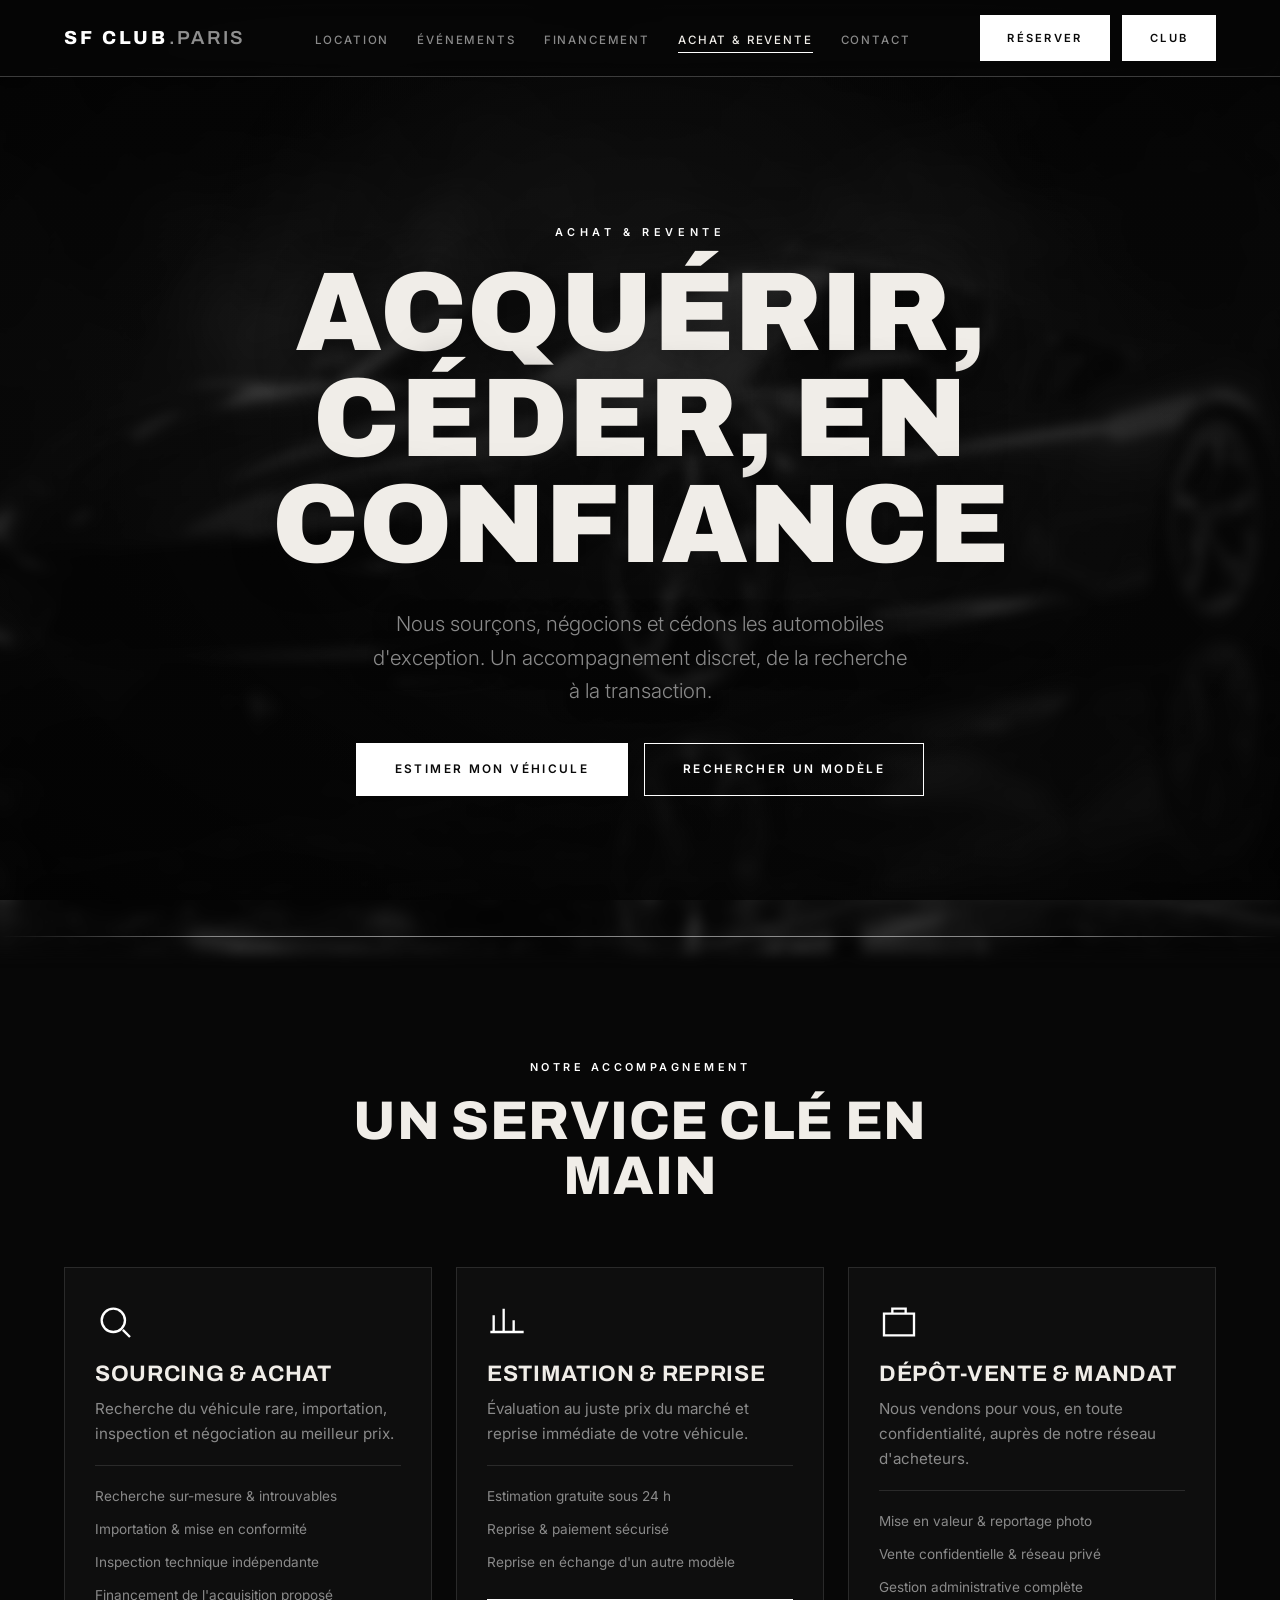
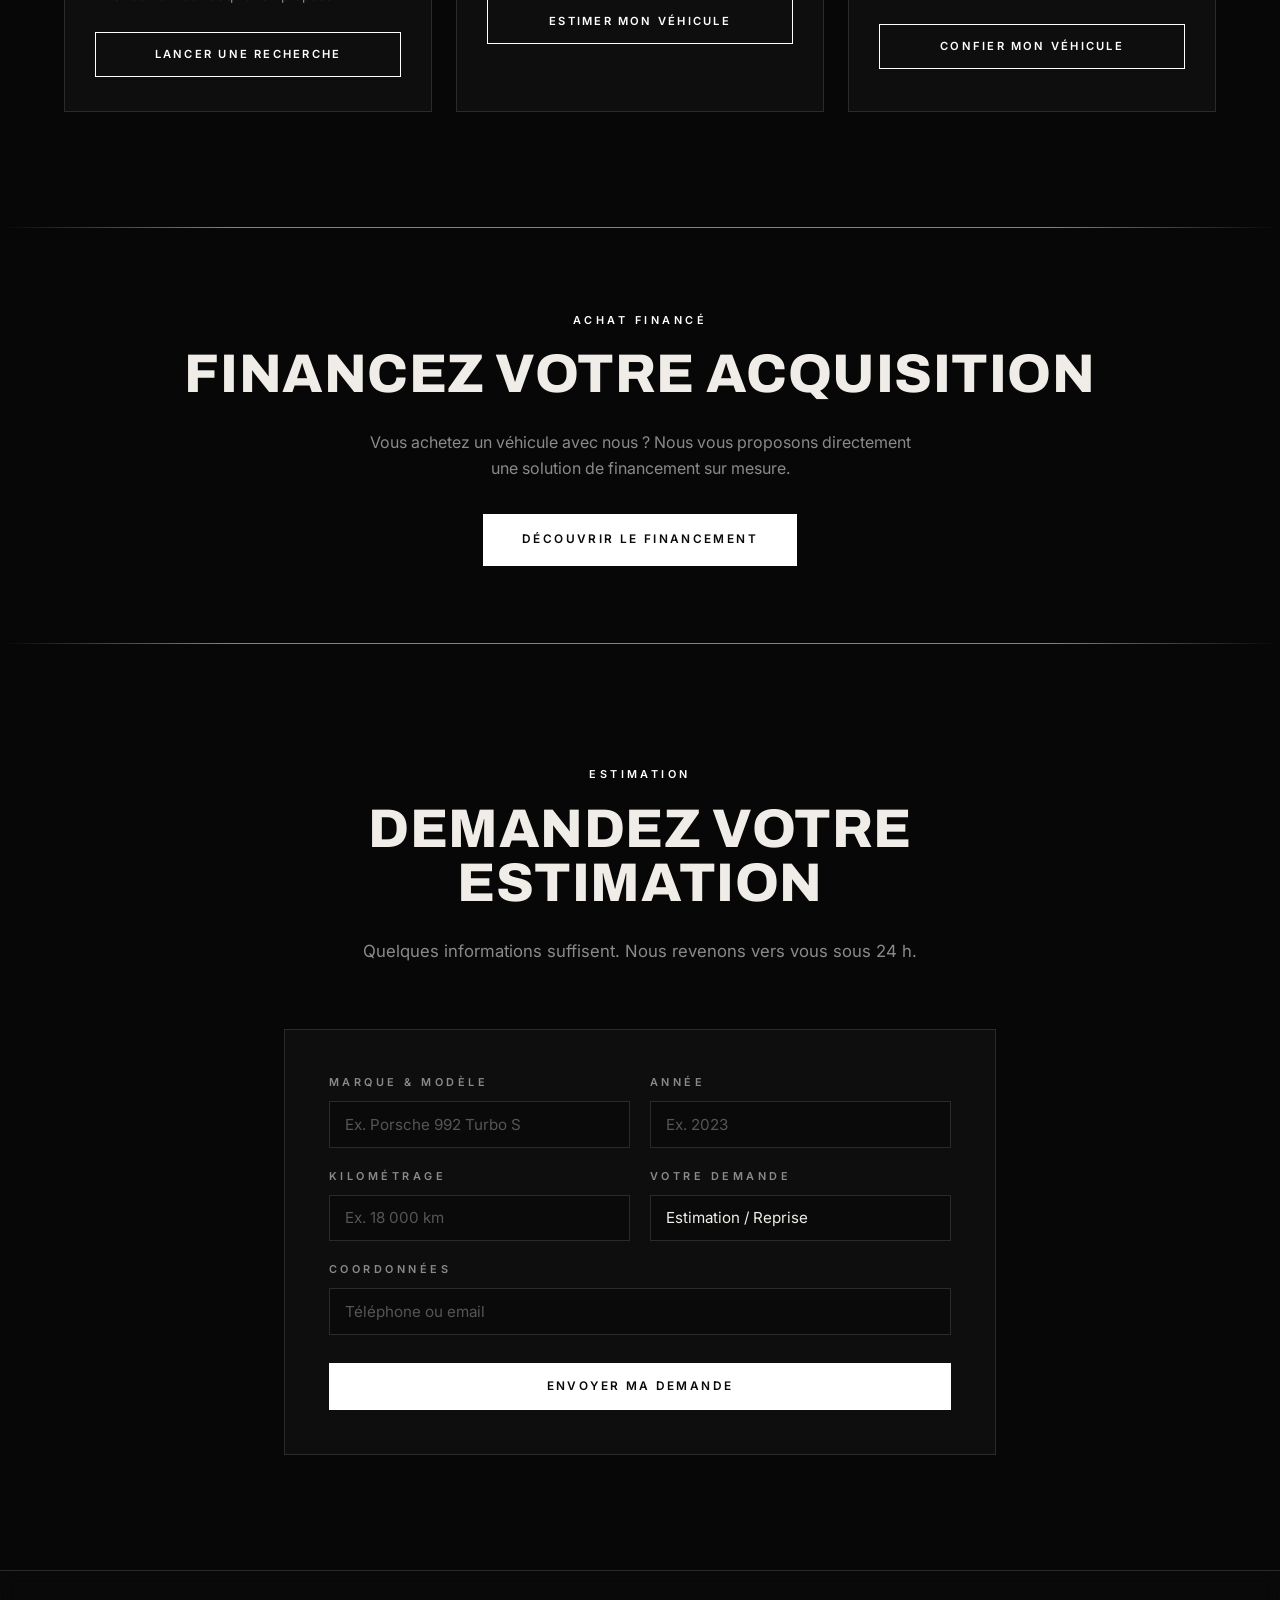
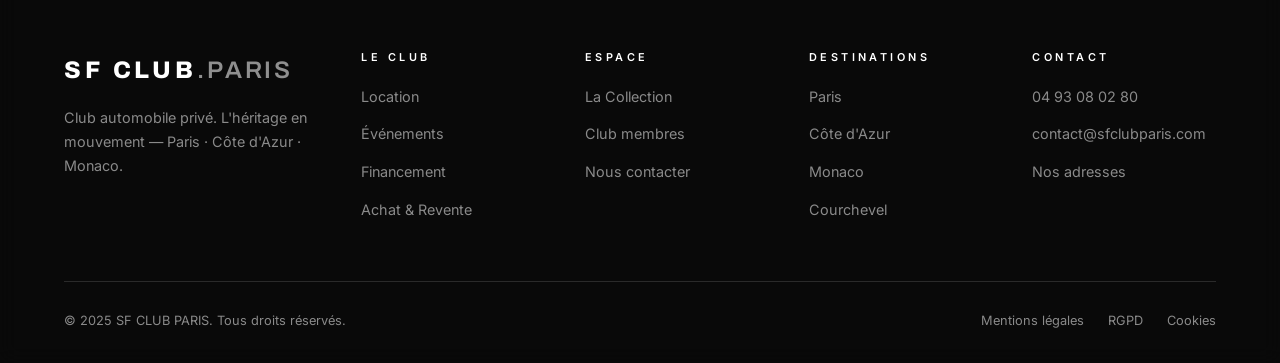
<file: achat-revente.html>
<!DOCTYPE html>
<html lang="fr">
<head>
  <meta charset="UTF-8">
  <meta name="viewport" content="width=device-width, initial-scale=1.0">
  <title>Achat &amp; Revente — SF CLUB PARIS</title>
  <meta name="description" content="Achat et revente de véhicules d'exception SF CLUB PARIS : sourcing, importation, estimation, reprise et dépôt-vente confidentiel pour automobiles de prestige.">
  <meta property="og:title" content="Achat & Revente — SF CLUB PARIS">
  <meta property="og:description" content="Acquérir, céder, en toute confiance. Sourcing, estimation et dépôt-vente.">
  <meta property="og:type" content="website">
  <link rel="icon" href="data:image/svg+xml,%3Csvg xmlns='http://www.w3.org/2000/svg' viewBox='0 0 32 32'%3E%3Crect width='32' height='32' fill='%230A0A0A'/%3E%3Ctext x='16' y='23' font-family='Georgia,serif' font-size='14' font-weight='700' fill='%23FFFFFF' text-anchor='middle'%3ESF%3C/text%3E%3C/svg%3E">
  <link rel="preconnect" href="https://fonts.googleapis.com">
  <link rel="preconnect" href="https://fonts.gstatic.com" crossorigin>
  <link href="https://fonts.googleapis.com/css2?family=Archivo:wght@500;600;700;800;900&family=Inter:wght@300;400;500;600&display=swap" rel="stylesheet">
  <link rel="stylesheet" href="style.css">
</head>
<body>

  <!-- Préloader -->
  <div class="preloader" id="preloader" aria-hidden="true">
    <div class="preloader__inner">
      <div class="preloader__logo">SF&nbsp;CLUB<span>.PARIS</span></div>
      <div class="preloader__line"><span></span></div>
      <div class="preloader__tag">Club Automobile Privé</div>
    </div>
  </div>

  <header class="nav">
    <div class="container nav__inner">
      <a href="index.html" class="logo">SF&nbsp;CLUB<span>.PARIS</span></a>
      <nav>
        <ul class="nav__menu">
          <li><a href="location.html">Location</a></li>
          <li><a href="evenements.html">Événements</a></li>
          <li><a href="financement.html">Financement</a></li>
          <li><a href="achat-revente.html">Achat &amp; Revente</a></li>
          <li><a href="contact.html">Contact</a></li>
        </ul>
      </nav>
      <div class="nav__actions"><a href="location.html" class="btn btn--solid nav__cta">Réserver</a><a href="club.html" class="btn btn--solid nav__cta nav__cta--club">Club</a></div>
      <button class="nav__toggle" aria-label="Menu" aria-expanded="false"><span></span></button>
    </div>
  </header>

  <main>

    <section class="hero hero--compact">
      <div class="container hero__inner">
        <span class="eyebrow reveal">Achat &amp; Revente</span>
        <h1 class="reveal" data-delay="1">Acquérir, céder, en confiance</h1>
        <p class="hero__sub reveal" data-delay="2">Nous sourçons, négocions et cédons les automobiles d'exception. Un accompagnement discret, de la recherche à la transaction.</p>
        <div class="btn-row reveal" data-delay="3">
          <a href="contact.html" class="btn btn--solid btn--lg">Estimer mon véhicule</a>
          <a href="contact.html" class="btn btn--lg">Rechercher un modèle</a>
        </div>
      </div>
    </section>
    <hr class="gold-line">

    <!-- ===== SERVICES ===== -->
    <section class="section">
      <div class="container">
        <div class="section-head">
          <span class="eyebrow">Notre accompagnement</span>
          <h2>Un service clé en main</h2>
        </div>
        <div class="grid grid--3">
          <article class="card reveal">
            <div class="card__icon"><svg viewBox="0 0 24 24" fill="none" stroke="currentColor" stroke-width="1.4"><circle cx="11" cy="11" r="7"/><path d="M21 21l-4.3-4.3"/></svg></div>
            <h3>Sourcing &amp; Achat</h3>
            <p style="margin-bottom:1.2rem">Recherche du véhicule rare, importation, inspection et négociation au meilleur prix.</p>
            <ul class="car__specs" style="border-top:1px solid var(--border);margin-bottom:1.6rem">
              <li>Recherche sur-mesure &amp; introuvables</li>
              <li>Importation &amp; mise en conformité</li>
              <li>Inspection technique indépendante</li>
              <li>Financement de l'acquisition proposé</li>
            </ul>
            <a href="contact.html" class="btn btn--block">Lancer une recherche</a>
          </article>

          <article class="card reveal" data-delay="1">
            <div class="card__icon"><svg viewBox="0 0 24 24" fill="none" stroke="currentColor" stroke-width="1.4"><path d="M4 18V8M10 18V4M16 18v-7M22 18H2"/></svg></div>
            <h3>Estimation &amp; Reprise</h3>
            <p style="margin-bottom:1.2rem">Évaluation au juste prix du marché et reprise immédiate de votre véhicule.</p>
            <ul class="car__specs" style="border-top:1px solid var(--border);margin-bottom:1.6rem">
              <li>Estimation gratuite sous 24 h</li>
              <li>Reprise &amp; paiement sécurisé</li>
              <li>Reprise en échange d'un autre modèle</li>
            </ul>
            <a href="contact.html" class="btn btn--block">Estimer mon véhicule</a>
          </article>

          <article class="card reveal" data-delay="2">
            <div class="card__icon"><svg viewBox="0 0 24 24" fill="none" stroke="currentColor" stroke-width="1.4"><path d="M3 7h18v13H3zM8 7V4h8v3"/></svg></div>
            <h3>Dépôt-vente &amp; Mandat</h3>
            <p style="margin-bottom:1.2rem">Nous vendons pour vous, en toute confidentialité, auprès de notre réseau d'acheteurs.</p>
            <ul class="car__specs" style="border-top:1px solid var(--border);margin-bottom:1.6rem">
              <li>Mise en valeur &amp; reportage photo</li>
              <li>Vente confidentielle &amp; réseau privé</li>
              <li>Gestion administrative complète</li>
            </ul>
            <a href="contact.html" class="btn btn--block">Confier mon véhicule</a>
          </article>
        </div>
      </div>
    </section>
    <hr class="gold-line">

    <!-- ===== ACHAT FINANCÉ ===== -->
    <section class="section--tight">
      <div class="container center">
        <span class="eyebrow reveal">Achat financé</span>
        <h2 class="reveal" data-delay="1">Financez votre acquisition</h2>
        <p class="muted reveal" data-delay="1" style="max-width:560px;margin:0 auto 2rem">Vous achetez un véhicule avec nous ? Nous vous proposons directement une solution de financement sur mesure.</p>
        <div class="btn-row reveal" data-delay="2" style="justify-content:center">
          <a href="financement.html" class="btn btn--solid btn--lg">Découvrir le financement</a>
        </div>
      </div>
    </section>
    <hr class="gold-line">

    <!-- ===== DEMANDE D'ESTIMATION ===== -->
    <section class="section">
      <div class="container" style="max-width:760px">
        <div class="section-head">
          <span class="eyebrow">Estimation</span>
          <h2>Demandez votre estimation</h2>
          <p>Quelques informations suffisent. Nous revenons vers vous sous 24 h.</p>
        </div>
        <form class="form-card reveal" data-form>
          <div class="form-grid">
            <div class="field">
              <label for="marque">Marque &amp; modèle</label>
              <input type="text" id="marque" placeholder="Ex. Porsche 992 Turbo S" required>
            </div>
            <div class="field">
              <label for="annee">Année</label>
              <input type="number" id="annee" min="1950" max="2026" placeholder="Ex. 2023">
            </div>
            <div class="field">
              <label for="km">Kilométrage</label>
              <input type="text" id="km" placeholder="Ex. 18 000 km">
            </div>
            <div class="field">
              <label for="objet">Votre demande</label>
              <select id="objet">
                <option>Estimation / Reprise</option>
                <option>Dépôt-vente / Mandat</option>
                <option>Recherche / Achat d'un modèle</option>
                <option>Autre</option>
              </select>
            </div>
          </div>
          <div class="field" style="margin-top:20px">
            <label for="coord">Coordonnées</label>
            <input type="text" id="coord" placeholder="Téléphone ou email" required>
          </div>
          <button type="submit" class="btn btn--solid btn--lg btn--block" style="margin-top:8px">Envoyer ma demande</button>
          <div class="form-msg">Merci ! Votre demande a bien été enregistrée. Notre équipe vous recontacte sous 24 h.</div>
        </form>
      </div>
    </section>

  </main>

  <footer class="footer">
    <div class="container">
      <div class="footer__top">
        <div class="footer__brand">
          <a href="index.html" class="logo">SF&nbsp;CLUB<span>.PARIS</span></a>
          <p>Club automobile privé. L'héritage en mouvement — Paris · Côte d'Azur · Monaco.</p>
        </div>
        <div class="footer__col">
          <h4>Le Club</h4>
          <ul>
            <li><a href="location.html">Location</a></li>
            <li><a href="evenements.html">Événements</a></li>
            <li><a href="financement.html">Financement</a></li>
            <li><a href="achat-revente.html">Achat &amp; Revente</a></li>
          </ul>
        </div>
        <div class="footer__col">
          <h4>Espace</h4>
          <ul>
            <li><a href="luxe.html">La Collection</a></li>
            <li><a href="club.html">Club membres</a></li>
            <li><a href="contact.html">Nous contacter</a></li>
          </ul>
        </div>
        <div class="footer__col">
          <h4>Destinations</h4>
          <ul>
            <li><a href="luxe.html">Paris</a></li>
            <li><a href="luxe.html">Côte d'Azur</a></li>
            <li><a href="luxe.html">Monaco</a></li>
            <li><a href="luxe.html">Courchevel</a></li>
          </ul>
        </div>
        <div class="footer__col">
          <h4>Contact</h4>
          <ul>
            <li><a href="tel:0493080280">04 93 08 02 80</a></li>
            <li><a href="mailto:contact@sfclubparis.com">contact@sfclubparis.com</a></li>
            <li><a href="contact.html">Nos adresses</a></li>
          </ul>
        </div>
      </div>
      <div class="footer__bottom">
        <span>© 2025 SF CLUB PARIS. Tous droits réservés.</span>
        <div class="footer__legal">
          <a href="#">Mentions légales</a>
          <a href="#">RGPD</a>
          <a href="#">Cookies</a>
        </div>
      </div>
    </div>
  </footer>

  <script src="script.js"></script>
</body>
</html>
</file>
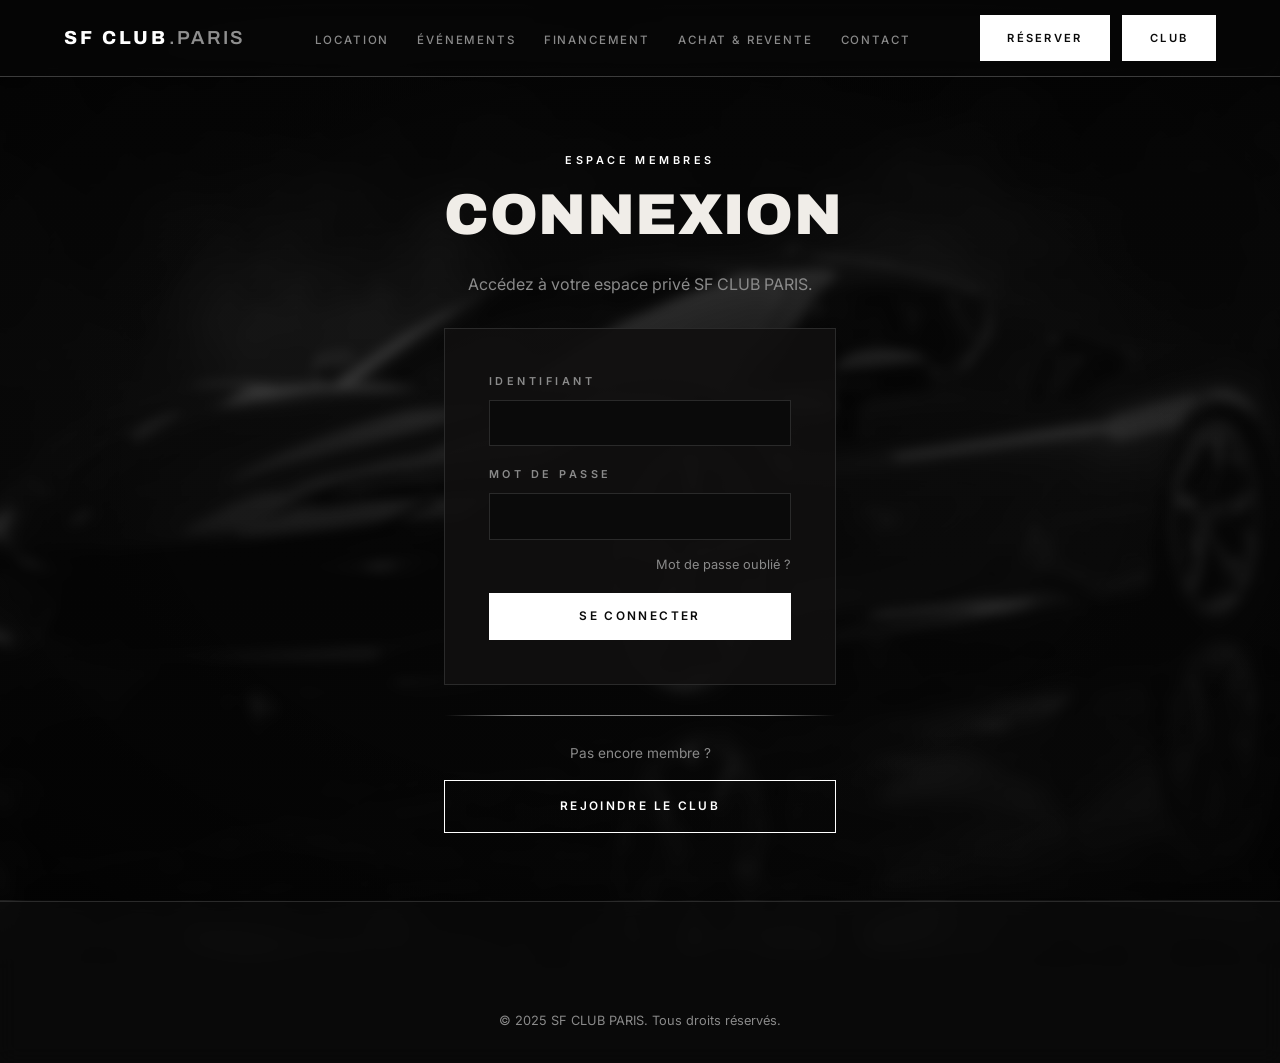
<file: connexion.html>
<!DOCTYPE html>
<html lang="fr">
<head>
  <meta charset="UTF-8">
  <meta name="viewport" content="width=device-width, initial-scale=1.0">
  <title>Connexion — SF CLUB PARIS</title>
  <meta name="robots" content="noindex">
  <link rel="icon" href="data:image/svg+xml,%3Csvg xmlns='http://www.w3.org/2000/svg' viewBox='0 0 32 32'%3E%3Crect width='32' height='32' fill='%230A0A0A'/%3E%3Ctext x='16' y='23' font-family='Georgia,serif' font-size='14' font-weight='700' fill='%23FFFFFF' text-anchor='middle'%3ESF%3C/text%3E%3C/svg%3E">
  <link rel="preconnect" href="https://fonts.googleapis.com">
  <link rel="preconnect" href="https://fonts.gstatic.com" crossorigin>
  <link href="https://fonts.googleapis.com/css2?family=Archivo:wght@500;600;700;800;900&family=Inter:wght@300;400;500;600&display=swap" rel="stylesheet">
  <link rel="stylesheet" href="style.css">
</head>
<body>

  <header class="nav">
    <div class="container nav__inner">
      <a href="index.html" class="logo">SF&nbsp;CLUB<span>.PARIS</span></a>
      <nav>
        <ul class="nav__menu">
          <li><a href="location.html">Location</a></li>
          <li><a href="evenements.html">Événements</a></li>
          <li><a href="financement.html">Financement</a></li>
          <li><a href="achat-revente.html">Achat &amp; Revente</a></li>
          <li><a href="contact.html">Contact</a></li>
        </ul>
      </nav>
      <div class="nav__actions"><a href="location.html" class="btn btn--solid nav__cta">Réserver</a><a href="club.html" class="btn btn--solid nav__cta nav__cta--club">Club</a></div>
      <button class="nav__toggle" aria-label="Menu" aria-expanded="false"><span></span></button>
    </div>
  </header>

  <main>
    <section class="club-login">
      <div class="container" style="max-width:440px">
        <div class="center" style="margin-bottom:30px">
          <span class="eyebrow reveal">Espace membres</span>
          <h1 class="reveal" data-delay="1" style="font-size:clamp(2.6rem,8vw,3.6rem)">Connexion</h1>
          <p class="muted reveal" data-delay="2">Accédez à votre espace privé SF CLUB PARIS.</p>
        </div>

        <form class="form-card reveal" data-delay="2" id="clubLogin">
          <div class="field">
            <label for="identifiant">Identifiant</label>
            <input type="text" id="identifiant" autocomplete="username" required>
          </div>
          <div class="field">
            <label for="motdepasse">Mot de passe</label>
            <input type="password" id="motdepasse" autocomplete="current-password" required>
          </div>
          <a href="#" class="muted club-forgot">Mot de passe oublié ?</a>
          <button type="submit" class="btn btn--solid btn--lg btn--block">Se connecter</button>
        </form>

        <div class="center" style="margin-top:30px">
          <hr class="gold-line" style="margin-bottom:26px">
          <p class="muted" style="font-size:.85rem;margin-bottom:1rem">Pas encore membre ?</p>
          <a href="rejoindre.html" class="btn btn--lg btn--block">Rejoindre le club</a>
        </div>
      </div>
    </section>
  </main>

  <footer class="footer">
    <div class="container">
      <div class="footer__bottom" style="border-top:0;justify-content:center">
        <span>© 2025 SF CLUB PARIS. Tous droits réservés.</span>
      </div>
    </div>
  </footer>

  <script src="script.js"></script>
</body>
</html>
</file>
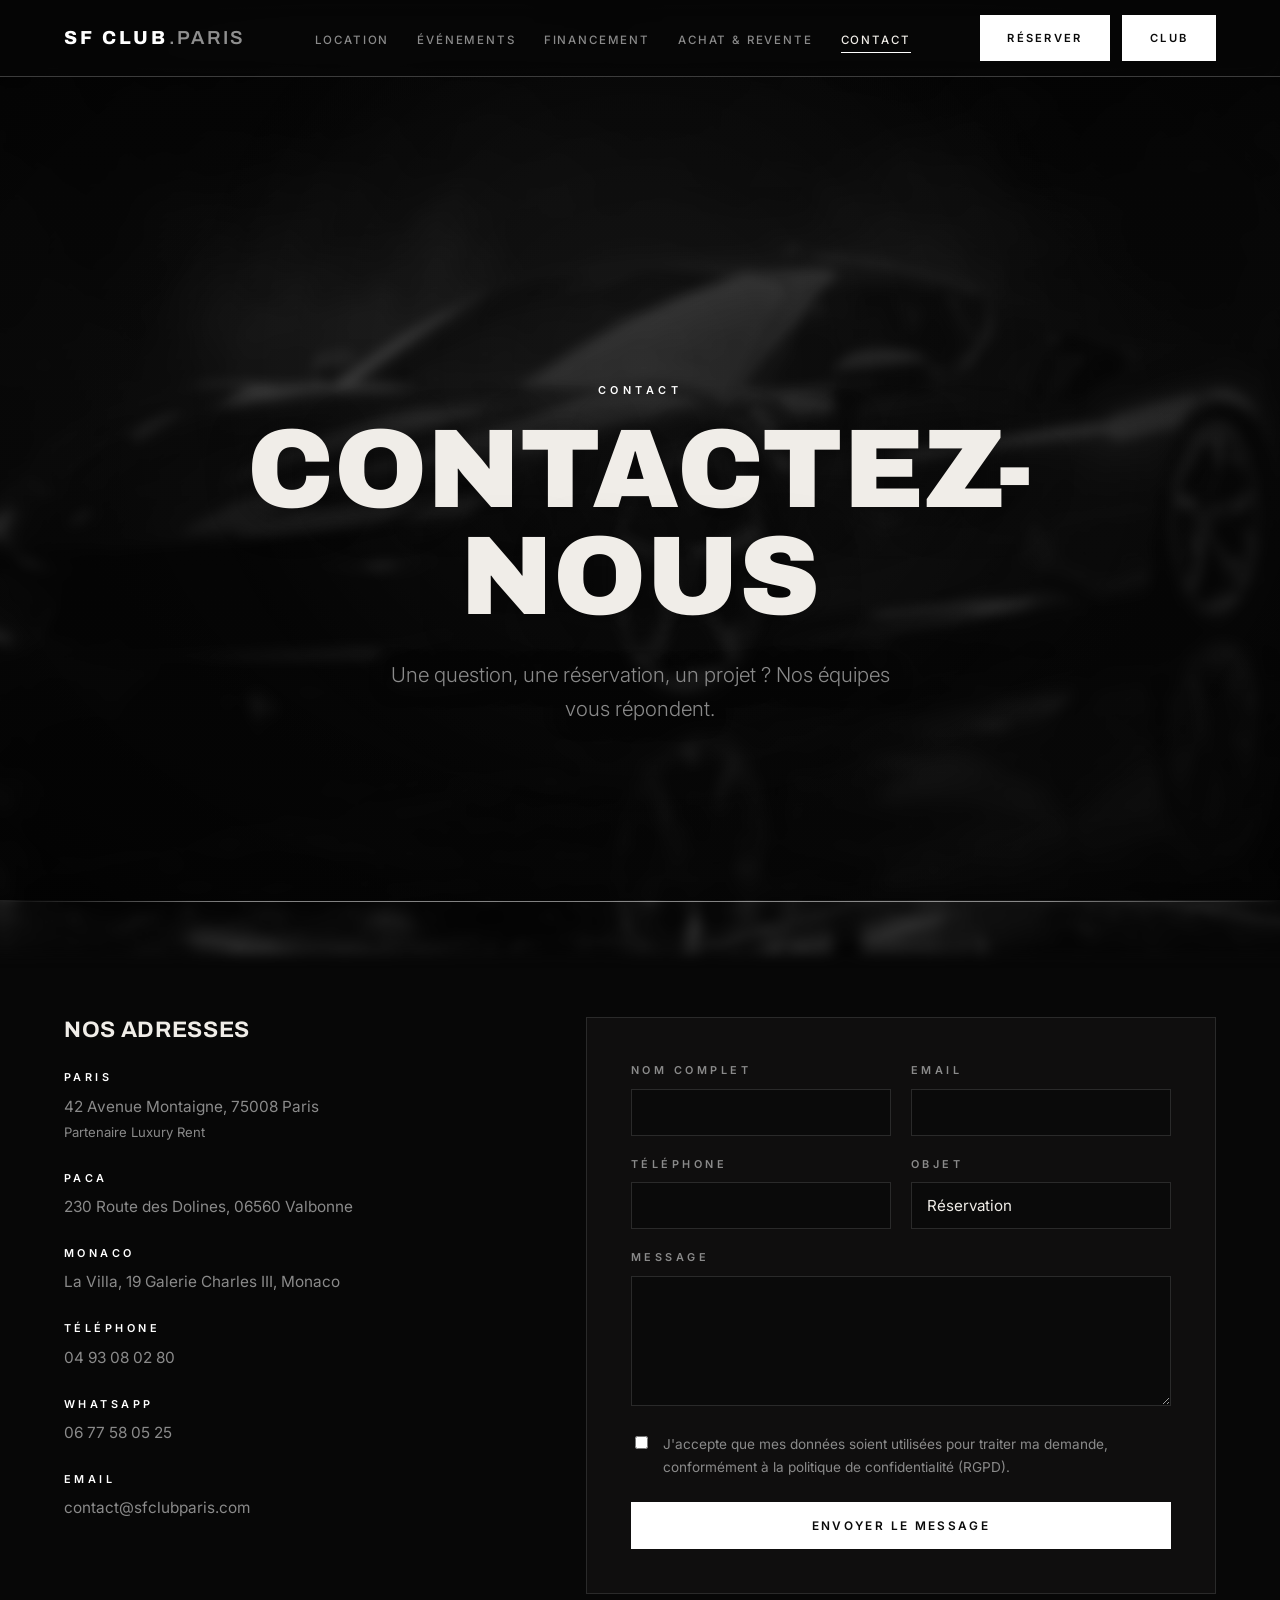
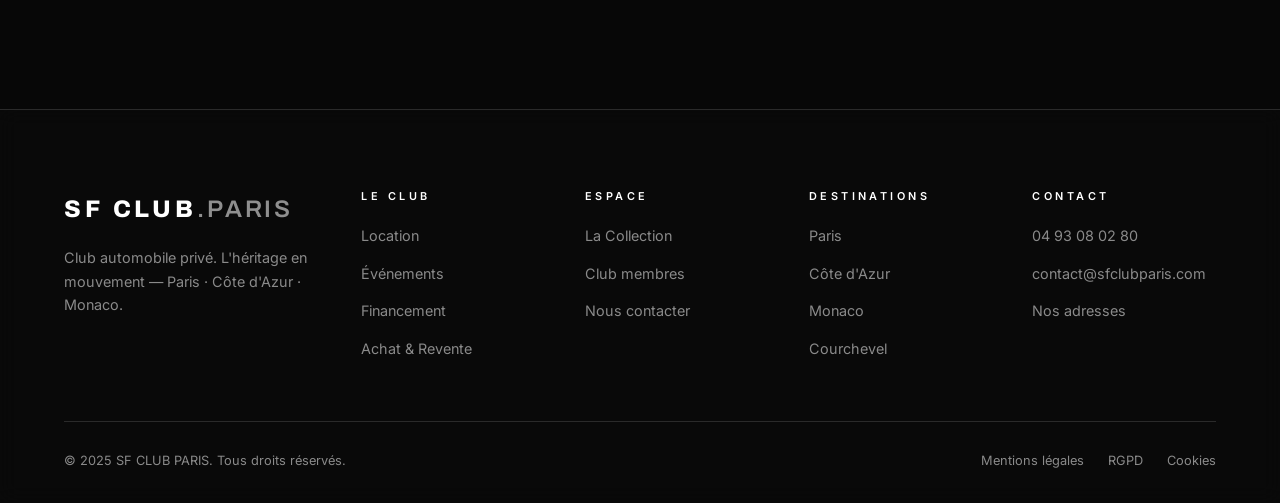
<file: contact.html>
<!DOCTYPE html>
<html lang="fr">
<head>
  <meta charset="UTF-8">
  <meta name="viewport" content="width=device-width, initial-scale=1.0">
  <title>Contact — SF CLUB PARIS</title>
  <meta name="description" content="Contactez SF CLUB PARIS. Réservation, partenariat, mutualisation de flotte ou financement : nos équipes à Paris, en PACA et à Monaco vous répondent.">
  <meta property="og:title" content="Contact — SF CLUB PARIS">
  <meta property="og:description" content="Nos équipes à Paris, en PACA et à Monaco vous répondent.">
  <meta property="og:type" content="website">
  <link rel="icon" href="data:image/svg+xml,%3Csvg xmlns='http://www.w3.org/2000/svg' viewBox='0 0 32 32'%3E%3Crect width='32' height='32' fill='%230A0A0A'/%3E%3Ctext x='16' y='23' font-family='Georgia,serif' font-size='14' font-weight='700' fill='%23FFFFFF' text-anchor='middle'%3ESF%3C/text%3E%3C/svg%3E">
  <link rel="preconnect" href="https://fonts.googleapis.com">
  <link rel="preconnect" href="https://fonts.gstatic.com" crossorigin>
  <link href="https://fonts.googleapis.com/css2?family=Archivo:wght@500;600;700;800;900&family=Inter:wght@300;400;500;600&display=swap" rel="stylesheet">
  <link rel="stylesheet" href="style.css">
</head>
<body>

  <!-- Préloader -->
  <div class="preloader" id="preloader" aria-hidden="true">
    <div class="preloader__inner">
      <div class="preloader__logo">SF&nbsp;CLUB<span>.PARIS</span></div>
      <div class="preloader__line"><span></span></div>
      <div class="preloader__tag">Club Automobile Privé</div>
    </div>
  </div>

  <header class="nav">
    <div class="container nav__inner">
      <a href="index.html" class="logo">SF&nbsp;CLUB<span>.PARIS</span></a>
      <nav>
        <ul class="nav__menu">
          <li><a href="location.html">Location</a></li>
          <li><a href="evenements.html">Événements</a></li>
          <li><a href="financement.html">Financement</a></li>
          <li><a href="achat-revente.html">Achat &amp; Revente</a></li>
          <li><a href="contact.html">Contact</a></li>
        </ul>
      </nav>
      <div class="nav__actions"><a href="location.html" class="btn btn--solid nav__cta">Réserver</a><a href="club.html" class="btn btn--solid nav__cta nav__cta--club">Club</a></div>
      <button class="nav__toggle" aria-label="Menu" aria-expanded="false"><span></span></button>
    </div>
  </header>

  <main>

    <section class="hero hero--compact">
      <div class="container hero__inner">
        <span class="eyebrow reveal">Contact</span>
        <h1 class="reveal" data-delay="1">Contactez-nous</h1>
        <p class="hero__sub reveal" data-delay="2">Une question, une réservation, un projet ? Nos équipes vous répondent.</p>
      </div>
    </section>
    <hr class="gold-line">

    <section class="section">
      <div class="container">
        <div class="contact-grid">

          <!-- INFOS -->
          <div class="contact-info reveal">
            <h3>Nos adresses</h3>
            <dl>
              <dt>Paris</dt>
              <dd>42 Avenue Montaigne, 75008 Paris<br><span class="muted" style="font-size:0.82rem">Partenaire Luxury Rent</span></dd>
              <dt>PACA</dt>
              <dd>230 Route des Dolines, 06560 Valbonne</dd>
              <dt>Monaco</dt>
              <dd>La Villa, 19 Galerie Charles III, Monaco</dd>
              <dt>Téléphone</dt>
              <dd><a href="tel:0493080280">04 93 08 02 80</a></dd>
              <dt>WhatsApp</dt>
              <dd><a href="https://wa.me/33677580525">06 77 58 05 25</a></dd>
              <dt>Email</dt>
              <dd><a href="mailto:contact@sfclubparis.com">contact@sfclubparis.com</a></dd>
            </dl>
          </div>

          <!-- FORMULAIRE -->
          <form class="form-card reveal" data-delay="1" data-form>
            <div class="form-grid">
              <div class="field">
                <label for="nom">Nom complet</label>
                <input type="text" id="nom" required>
              </div>
              <div class="field">
                <label for="email">Email</label>
                <input type="email" id="email" required>
              </div>
              <div class="field">
                <label for="tel">Téléphone</label>
                <input type="tel" id="tel">
              </div>
              <div class="field">
                <label for="objet">Objet</label>
                <select id="objet">
                  <option>Réservation</option>
                  <option>Partenariat loueur</option>
                  <option>Mutualisation flotte</option>
                  <option>Financement</option>
                  <option>Autre</option>
                </select>
              </div>
            </div>
            <div class="field" style="margin-top:20px">
              <label for="message">Message</label>
              <textarea id="message" required></textarea>
            </div>
            <label class="checkbox" style="margin-bottom:24px">
              <input type="checkbox" required>
              <span>J'accepte que mes données soient utilisées pour traiter ma demande, conformément à la politique de confidentialité (RGPD).</span>
            </label>
            <button type="submit" class="btn btn--solid btn--lg btn--block">Envoyer le message</button>
            <div class="form-msg">Merci ! Votre message a bien été envoyé. Nous vous répondons dans les plus brefs délais.</div>
          </form>

        </div>
      </div>
    </section>

  </main>

  <footer class="footer">
    <div class="container">
      <div class="footer__top">
        <div class="footer__brand">
          <a href="index.html" class="logo">SF&nbsp;CLUB<span>.PARIS</span></a>
          <p>Club automobile privé. L'héritage en mouvement — Paris · Côte d'Azur · Monaco.</p>
        </div>
        <div class="footer__col">
          <h4>Le Club</h4>
          <ul>
            <li><a href="location.html">Location</a></li>
            <li><a href="evenements.html">Événements</a></li>
            <li><a href="financement.html">Financement</a></li>
            <li><a href="achat-revente.html">Achat &amp; Revente</a></li>
          </ul>
        </div>
        <div class="footer__col">
          <h4>Espace</h4>
          <ul>
            <li><a href="luxe.html">La Collection</a></li>
            <li><a href="club.html">Club membres</a></li>
            <li><a href="contact.html">Nous contacter</a></li>
          </ul>
        </div>
        <div class="footer__col">
          <h4>Destinations</h4>
          <ul>
            <li><a href="luxe.html">Paris</a></li>
            <li><a href="luxe.html">Côte d'Azur</a></li>
            <li><a href="luxe.html">Monaco</a></li>
            <li><a href="luxe.html">Courchevel</a></li>
          </ul>
        </div>
        <div class="footer__col">
          <h4>Contact</h4>
          <ul>
            <li><a href="tel:0493080280">04 93 08 02 80</a></li>
            <li><a href="mailto:contact@sfclubparis.com">contact@sfclubparis.com</a></li>
            <li><a href="contact.html">Nos adresses</a></li>
          </ul>
        </div>
      </div>
      <div class="footer__bottom">
        <span>© 2025 SF CLUB PARIS. Tous droits réservés.</span>
        <div class="footer__legal">
          <a href="#">Mentions légales</a>
          <a href="#">RGPD</a>
          <a href="#">Cookies</a>
        </div>
      </div>
    </div>
  </footer>

  <script src="script.js"></script>
</body>
</html>
</file>
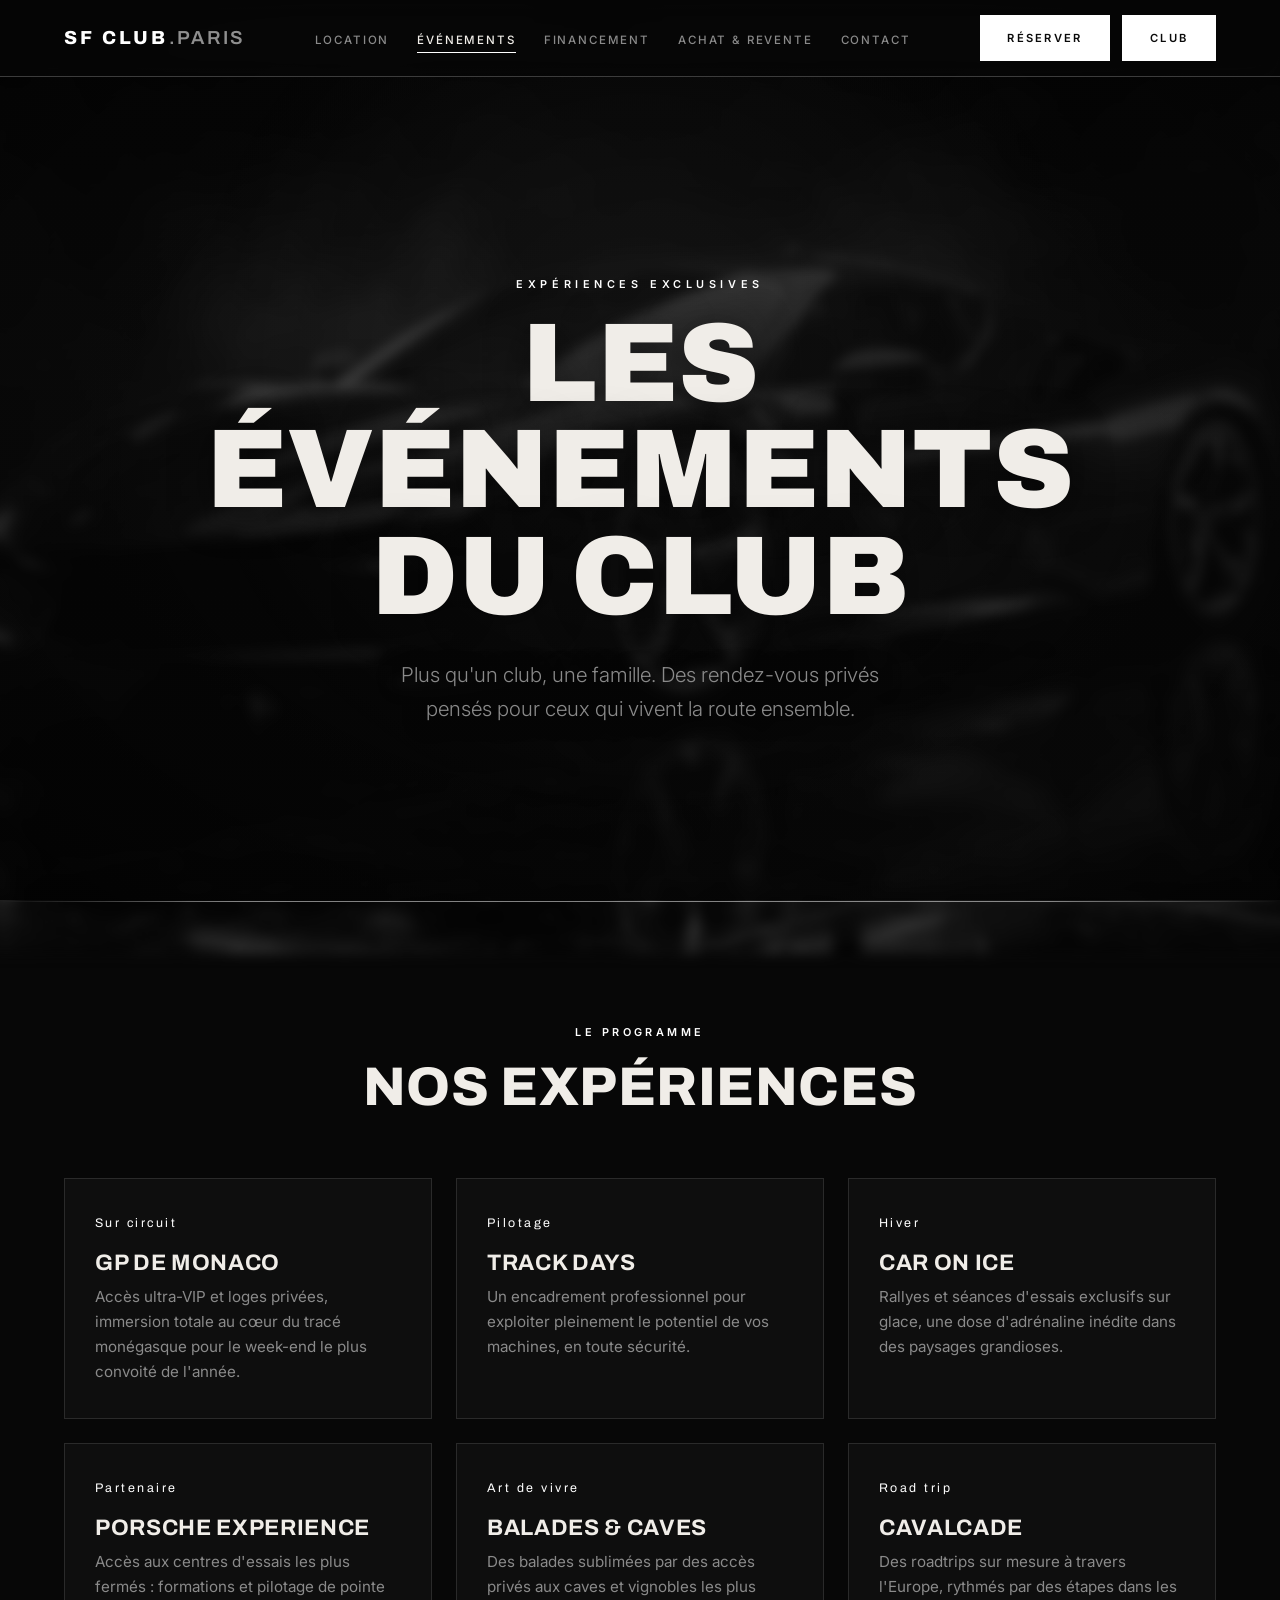
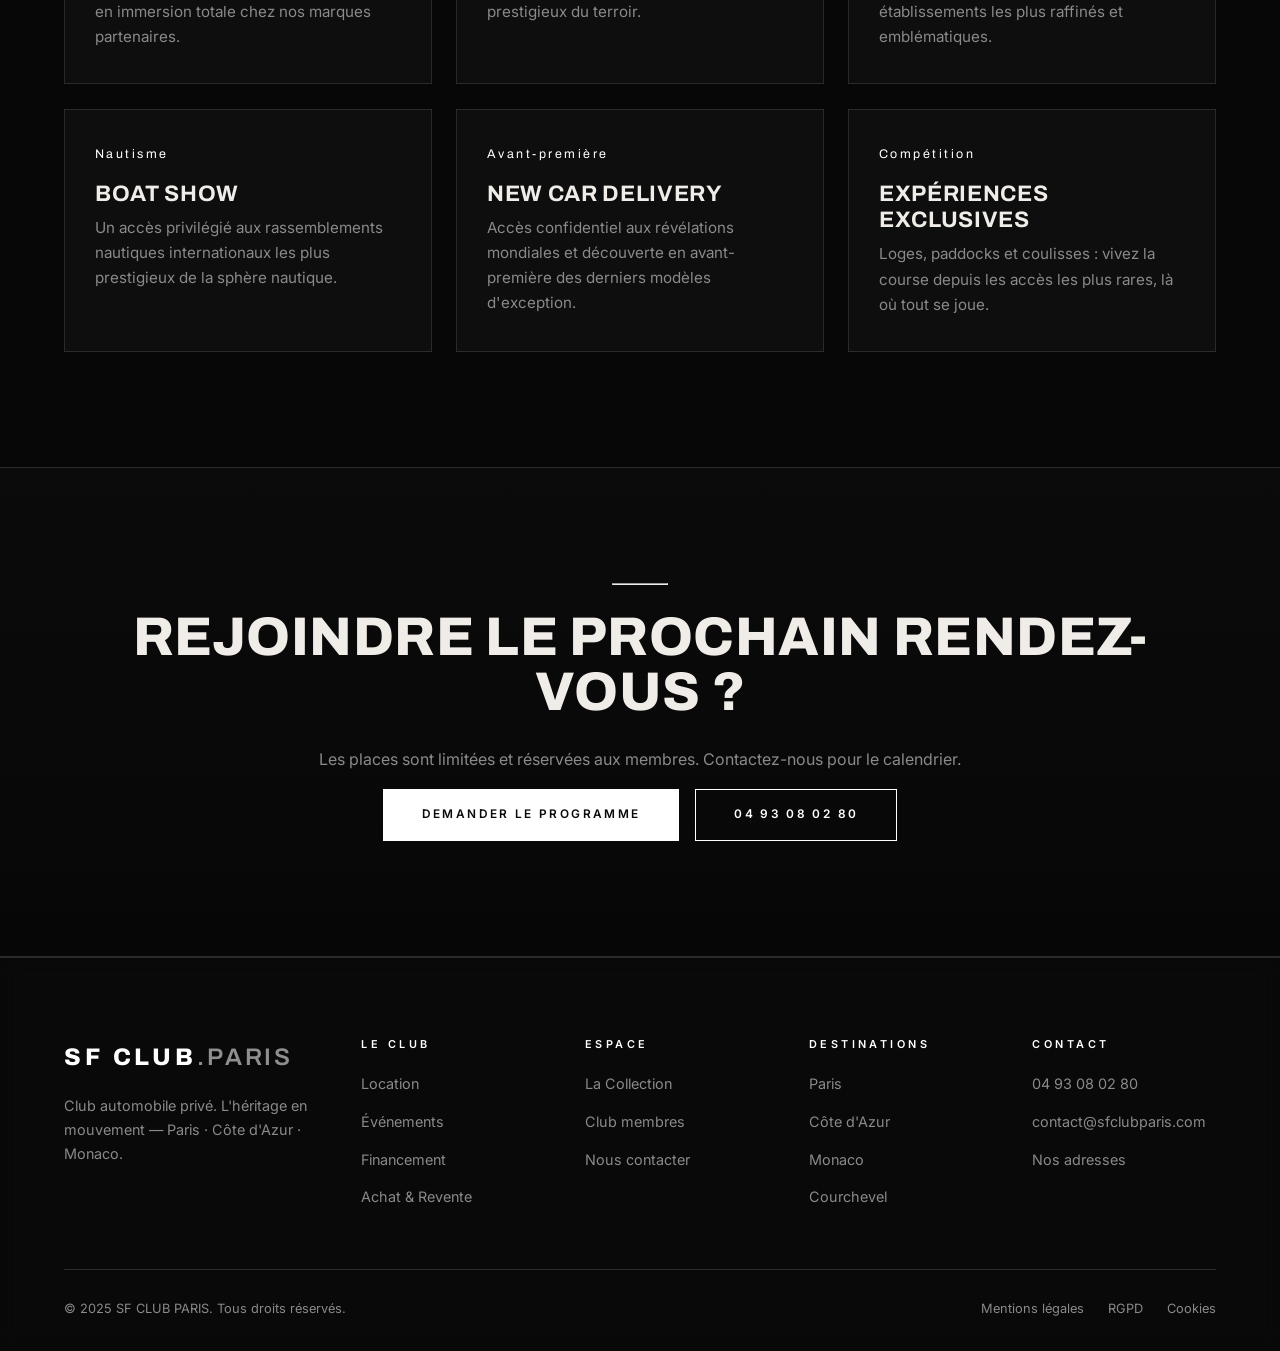
<file: evenements.html>
<!DOCTYPE html>
<html lang="fr">
<head>
  <meta charset="UTF-8">
  <meta name="viewport" content="width=device-width, initial-scale=1.0">
  <title>Événements — SF CLUB PARIS</title>
  <meta name="description" content="Les événements et expériences exclusives SF CLUB PARIS : GP de Monaco, Track Days, Car on Ice, Porsche Experience, balades & caves, cavalcades en Europe.">
  <meta property="og:title" content="Événements — SF CLUB PARIS">
  <meta property="og:description" content="Expériences exclusives : GP de Monaco, Track Days, Car on Ice, cavalcades…">
  <meta property="og:type" content="website">
  <link rel="icon" href="data:image/svg+xml,%3Csvg xmlns='http://www.w3.org/2000/svg' viewBox='0 0 32 32'%3E%3Crect width='32' height='32' fill='%230A0A0A'/%3E%3Ctext x='16' y='23' font-family='Georgia,serif' font-size='14' font-weight='700' fill='%23FFFFFF' text-anchor='middle'%3ESF%3C/text%3E%3C/svg%3E">
  <link rel="preconnect" href="https://fonts.googleapis.com">
  <link rel="preconnect" href="https://fonts.gstatic.com" crossorigin>
  <link href="https://fonts.googleapis.com/css2?family=Archivo:wght@500;600;700;800;900&family=Inter:wght@300;400;500;600&display=swap" rel="stylesheet">
  <link rel="stylesheet" href="style.css">
</head>
<body>

  <!-- Préloader -->
  <div class="preloader" id="preloader" aria-hidden="true">
    <div class="preloader__inner">
      <div class="preloader__logo">SF&nbsp;CLUB<span>.PARIS</span></div>
      <div class="preloader__line"><span></span></div>
      <div class="preloader__tag">Club Automobile Privé</div>
    </div>
  </div>

  <header class="nav">
    <div class="container nav__inner">
      <a href="index.html" class="logo">SF&nbsp;CLUB<span>.PARIS</span></a>
      <nav>
        <ul class="nav__menu">
          <li><a href="location.html">Location</a></li>
          <li><a href="evenements.html">Événements</a></li>
          <li><a href="financement.html">Financement</a></li>
          <li><a href="achat-revente.html">Achat &amp; Revente</a></li>
          <li><a href="contact.html">Contact</a></li>
        </ul>
      </nav>
      <div class="nav__actions"><a href="location.html" class="btn btn--solid nav__cta">Réserver</a><a href="club.html" class="btn btn--solid nav__cta nav__cta--club">Club</a></div>
      <button class="nav__toggle" aria-label="Menu" aria-expanded="false"><span></span></button>
    </div>
  </header>

  <main>

    <section class="hero hero--compact">
      <div class="container hero__inner">
        <span class="eyebrow reveal">Expériences exclusives</span>
        <h1 class="reveal" data-delay="1">Les Événements du Club</h1>
        <p class="hero__sub reveal" data-delay="2">Plus qu'un club, une famille. Des rendez-vous privés pensés pour ceux qui vivent la route ensemble.</p>
      </div>
    </section>
    <hr class="gold-line">

    <!-- ===== GRILLE D'ÉVÉNEMENTS ===== -->
    <section class="section">
      <div class="container">
        <div class="section-head">
          <span class="eyebrow">Le programme</span>
          <h2>Nos expériences</h2>
        </div>
        <div class="grid grid--3">

          <article class="card reveal">
            <span class="pillar__n">Sur circuit</span>
            <h3>GP de Monaco</h3>
            <p>Accès ultra-VIP et loges privées, immersion totale au cœur du tracé monégasque pour le week-end le plus convoité de l'année.</p>
          </article>

          <article class="card reveal" data-delay="1">
            <span class="pillar__n">Pilotage</span>
            <h3>Track Days</h3>
            <p>Un encadrement professionnel pour exploiter pleinement le potentiel de vos machines, en toute sécurité.</p>
          </article>

          <article class="card reveal" data-delay="2">
            <span class="pillar__n">Hiver</span>
            <h3>Car on Ice</h3>
            <p>Rallyes et séances d'essais exclusifs sur glace, une dose d'adrénaline inédite dans des paysages grandioses.</p>
          </article>

          <article class="card reveal">
            <span class="pillar__n">Partenaire</span>
            <h3>Porsche Experience</h3>
            <p>Accès aux centres d'essais les plus fermés : formations et pilotage de pointe en immersion totale chez nos marques partenaires.</p>
          </article>

          <article class="card reveal" data-delay="1">
            <span class="pillar__n">Art de vivre</span>
            <h3>Balades &amp; Caves</h3>
            <p>Des balades sublimées par des accès privés aux caves et vignobles les plus prestigieux du terroir.</p>
          </article>

          <article class="card reveal" data-delay="2">
            <span class="pillar__n">Road trip</span>
            <h3>Cavalcade</h3>
            <p>Des roadtrips sur mesure à travers l'Europe, rythmés par des étapes dans les établissements les plus raffinés et emblématiques.</p>
          </article>

          <article class="card reveal">
            <span class="pillar__n">Nautisme</span>
            <h3>Boat Show</h3>
            <p>Un accès privilégié aux rassemblements nautiques internationaux les plus prestigieux de la sphère nautique.</p>
          </article>

          <article class="card reveal" data-delay="1">
            <span class="pillar__n">Avant-première</span>
            <h3>New Car Delivery</h3>
            <p>Accès confidentiel aux révélations mondiales et découverte en avant-première des derniers modèles d'exception.</p>
          </article>

          <article class="card reveal" data-delay="2">
            <span class="pillar__n">Compétition</span>
            <h3>Expériences exclusives</h3>
            <p>Loges, paddocks et coulisses : vivez la course depuis les accès les plus rares, là où tout se joue.</p>
          </article>

        </div>
      </div>
    </section>

    <!-- ===== CTA ===== -->
    <section class="section cta-band">
      <div class="container center">
        <hr class="gold-line--short">
        <h2 class="reveal">Rejoindre le prochain rendez-vous ?</h2>
        <p class="muted reveal" data-delay="1">Les places sont limitées et réservées aux membres. Contactez-nous pour le calendrier.</p>
        <div class="btn-row reveal" data-delay="2" style="justify-content:center">
          <a href="contact.html" class="btn btn--solid btn--lg">Demander le programme</a>
          <a href="tel:0493080280" class="btn btn--lg">04 93 08 02 80</a>
        </div>
      </div>
    </section>

  </main>

  <footer class="footer">
    <div class="container">
      <div class="footer__top">
        <div class="footer__brand">
          <a href="index.html" class="logo">SF&nbsp;CLUB<span>.PARIS</span></a>
          <p>Club automobile privé. L'héritage en mouvement — Paris · Côte d'Azur · Monaco.</p>
        </div>
        <div class="footer__col">
          <h4>Le Club</h4>
          <ul>
            <li><a href="location.html">Location</a></li>
            <li><a href="evenements.html">Événements</a></li>
            <li><a href="financement.html">Financement</a></li>
            <li><a href="achat-revente.html">Achat &amp; Revente</a></li>
          </ul>
        </div>
        <div class="footer__col">
          <h4>Espace</h4>
          <ul>
            <li><a href="luxe.html">La Collection</a></li>
            <li><a href="club.html">Club membres</a></li>
            <li><a href="contact.html">Nous contacter</a></li>
          </ul>
        </div>
        <div class="footer__col">
          <h4>Destinations</h4>
          <ul>
            <li><a href="luxe.html">Paris</a></li>
            <li><a href="luxe.html">Côte d'Azur</a></li>
            <li><a href="luxe.html">Monaco</a></li>
            <li><a href="luxe.html">Courchevel</a></li>
          </ul>
        </div>
        <div class="footer__col">
          <h4>Contact</h4>
          <ul>
            <li><a href="tel:0493080280">04 93 08 02 80</a></li>
            <li><a href="mailto:contact@sfclubparis.com">contact@sfclubparis.com</a></li>
            <li><a href="contact.html">Nos adresses</a></li>
          </ul>
        </div>
      </div>
      <div class="footer__bottom">
        <span>© 2025 SF CLUB PARIS. Tous droits réservés.</span>
        <div class="footer__legal">
          <a href="#">Mentions légales</a>
          <a href="#">RGPD</a>
          <a href="#">Cookies</a>
        </div>
      </div>
    </div>
  </footer>

  <script src="script.js"></script>
</body>
</html>
</file>
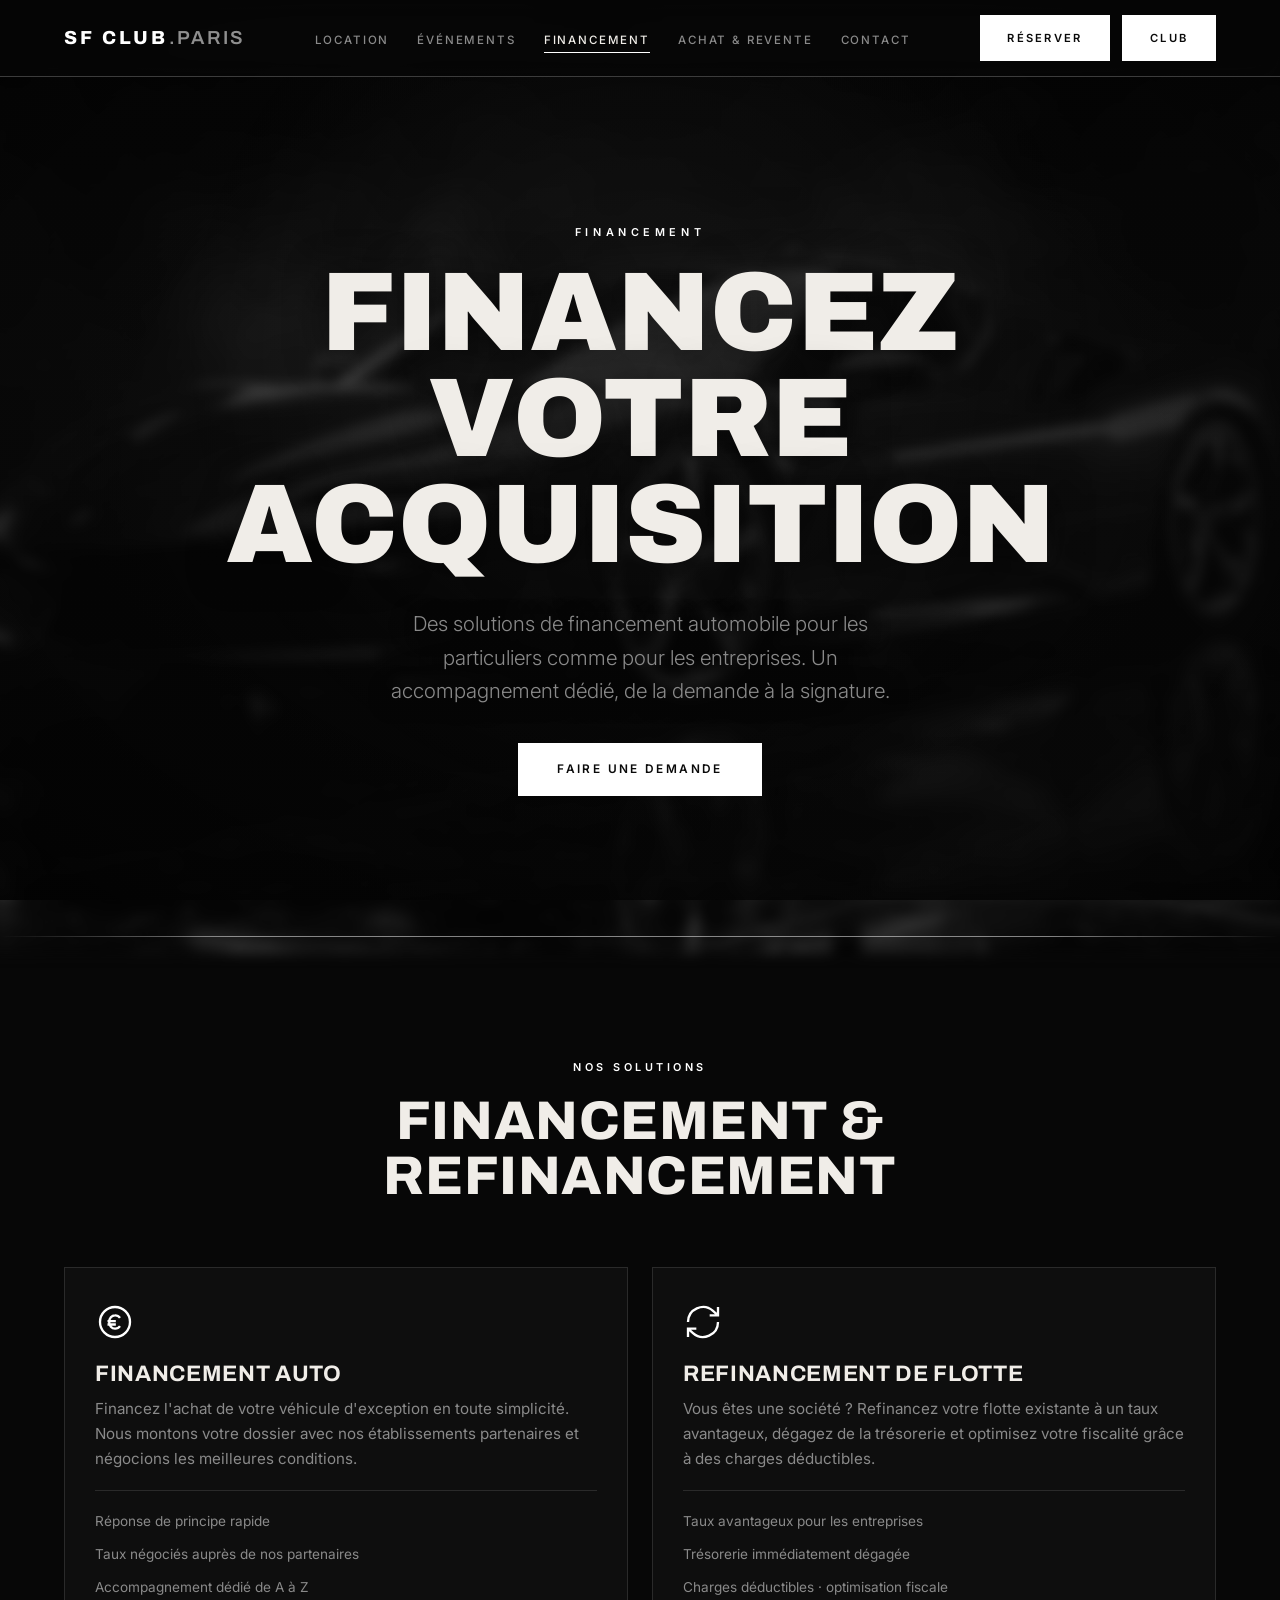
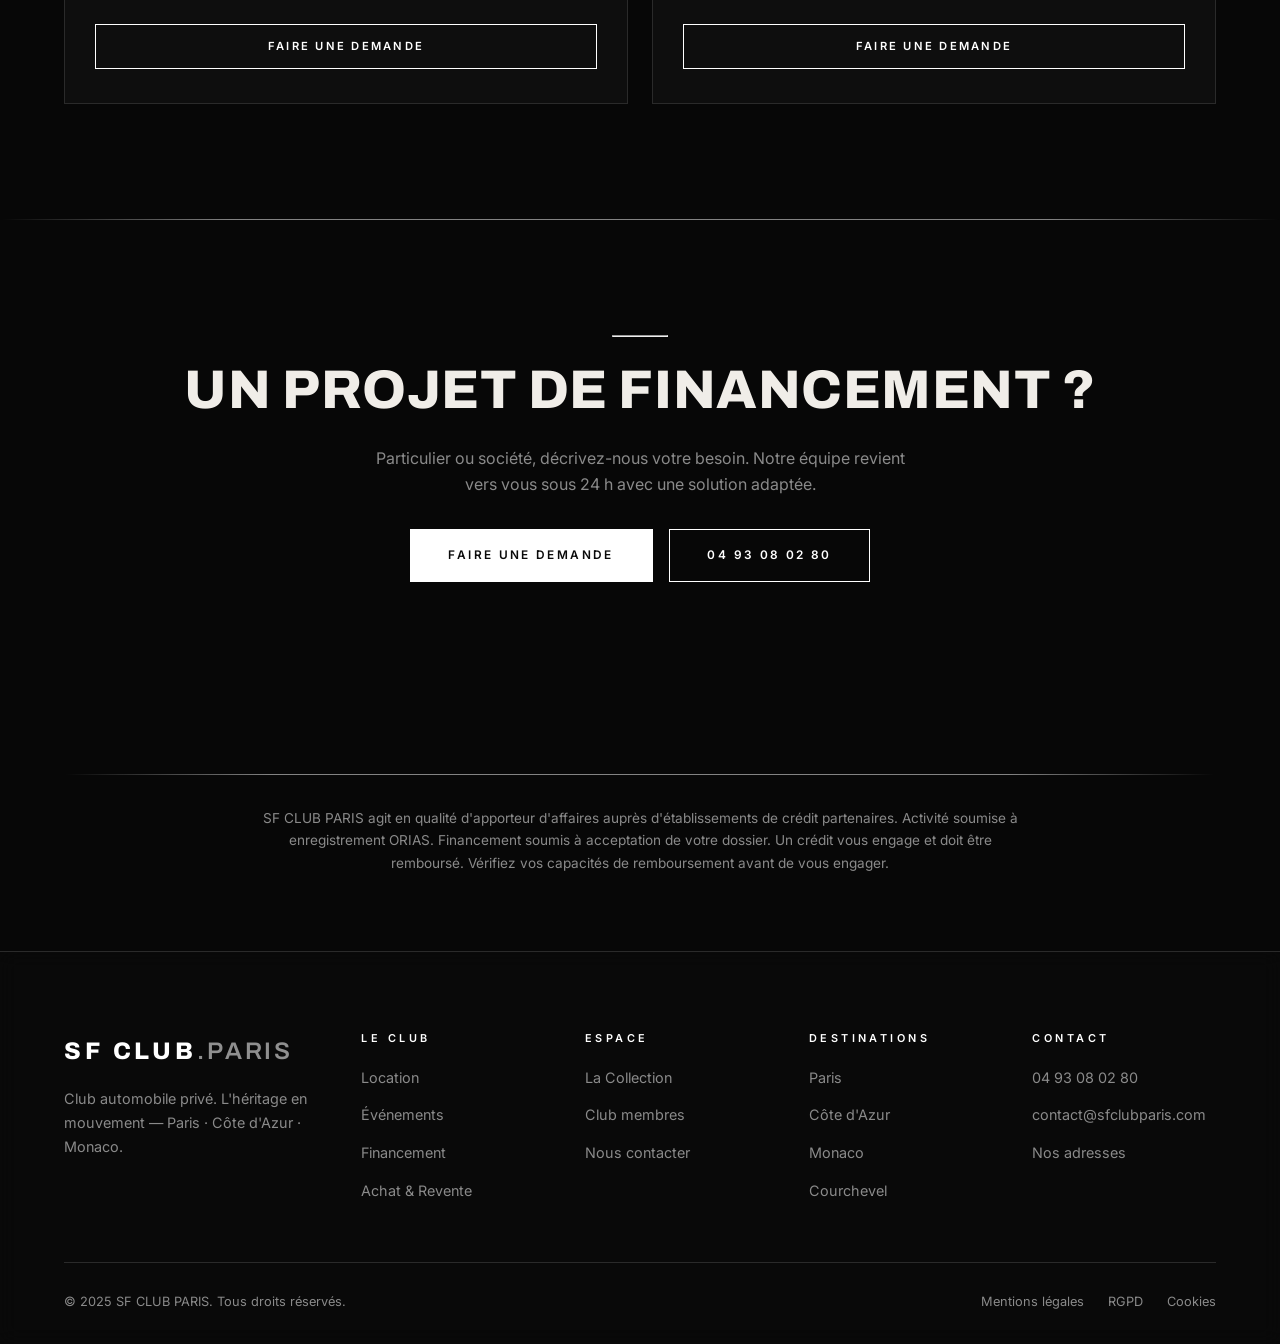
<file: financement.html>
<!DOCTYPE html>
<html lang="fr">
<head>
  <meta charset="UTF-8">
  <meta name="viewport" content="width=device-width, initial-scale=1.0">
  <title>Financement — SF CLUB PARIS</title>
  <meta name="description" content="Financement automobile SF CLUB PARIS : financez votre acquisition, ou refinancez la flotte de votre société à un taux avantageux pour optimiser votre fiscalité.">
  <meta property="og:title" content="Financement — SF CLUB PARIS">
  <meta property="og:description" content="Financez votre acquisition ou refinancez votre flotte d'entreprise à taux avantageux.">
  <meta property="og:type" content="website">
  <link rel="icon" href="data:image/svg+xml,%3Csvg xmlns='http://www.w3.org/2000/svg' viewBox='0 0 32 32'%3E%3Crect width='32' height='32' fill='%230A0A0A'/%3E%3Ctext x='16' y='23' font-family='Georgia,serif' font-size='14' font-weight='700' fill='%23FFFFFF' text-anchor='middle'%3ESF%3C/text%3E%3C/svg%3E">
  <link rel="preconnect" href="https://fonts.googleapis.com">
  <link rel="preconnect" href="https://fonts.gstatic.com" crossorigin>
  <link href="https://fonts.googleapis.com/css2?family=Archivo:wght@500;600;700;800;900&family=Inter:wght@300;400;500;600&display=swap" rel="stylesheet">
  <link rel="stylesheet" href="style.css">
</head>
<body>

  <!-- Préloader -->
  <div class="preloader" id="preloader" aria-hidden="true">
    <div class="preloader__inner">
      <div class="preloader__logo">SF&nbsp;CLUB<span>.PARIS</span></div>
      <div class="preloader__line"><span></span></div>
      <div class="preloader__tag">Club Automobile Privé</div>
    </div>
  </div>

  <header class="nav">
    <div class="container nav__inner">
      <a href="index.html" class="logo">SF&nbsp;CLUB<span>.PARIS</span></a>
      <nav>
        <ul class="nav__menu">
          <li><a href="location.html">Location</a></li>
          <li><a href="evenements.html">Événements</a></li>
          <li><a href="financement.html">Financement</a></li>
          <li><a href="achat-revente.html">Achat &amp; Revente</a></li>
          <li><a href="contact.html">Contact</a></li>
        </ul>
      </nav>
      <div class="nav__actions"><a href="location.html" class="btn btn--solid nav__cta">Réserver</a><a href="club.html" class="btn btn--solid nav__cta nav__cta--club">Club</a></div>
      <button class="nav__toggle" aria-label="Menu" aria-expanded="false"><span></span></button>
    </div>
  </header>

  <main>

    <section class="hero hero--compact">
      <div class="container hero__inner">
        <span class="eyebrow reveal">Financement</span>
        <h1 class="reveal" data-delay="1">Financez votre acquisition</h1>
        <p class="hero__sub reveal" data-delay="2">Des solutions de financement automobile pour les particuliers comme pour les entreprises. Un accompagnement dédié, de la demande à la signature.</p>
        <div class="btn-row reveal" data-delay="3">
          <a href="#demande" class="btn btn--solid btn--lg">Faire une demande</a>
        </div>
      </div>
    </section>
    <hr class="gold-line">

    <!-- ===== DEUX VOLETS ===== -->
    <section class="section">
      <div class="container">
        <div class="section-head">
          <span class="eyebrow">Nos solutions</span>
          <h2>Financement &amp; Refinancement</h2>
        </div>
        <div class="grid grid--2">

          <!-- FINANCEMENT -->
          <article class="card reveal">
            <div class="card__icon"><svg viewBox="0 0 24 24" fill="none" stroke="currentColor" stroke-width="1.4"><circle cx="12" cy="12" r="9"/><path d="M15 9.5a3.5 3.5 0 00-3-1.5c-2 0-3.5 1.8-3.5 4s1.5 4 3.5 4a3.5 3.5 0 003-1.5M7.5 11.5h5M7.5 13.5h5"/></svg></div>
            <h3>Financement auto</h3>
            <p style="margin-bottom:1.2rem">Financez l'achat de votre véhicule d'exception en toute simplicité. Nous montons votre dossier avec nos établissements partenaires et négocions les meilleures conditions.</p>
            <ul class="car__specs" style="border-top:1px solid var(--border);margin-bottom:1.6rem">
              <li>Réponse de principe rapide</li>
              <li>Taux négociés auprès de nos partenaires</li>
              <li>Accompagnement dédié de A à Z</li>
            </ul>
            <a href="#demande" class="btn btn--block">Faire une demande</a>
          </article>

          <!-- REFINANCEMENT -->
          <article class="card reveal" data-delay="1">
            <div class="card__icon"><svg viewBox="0 0 24 24" fill="none" stroke="currentColor" stroke-width="1.4"><path d="M3 12a9 9 0 0115-6.7L21 8M21 3v5h-5M21 12a9 9 0 01-15 6.7L3 16M3 21v-5h5"/></svg></div>
            <h3>Refinancement de flotte</h3>
            <p style="margin-bottom:1.2rem">Vous êtes une société ? Refinancez votre flotte existante à un taux avantageux, dégagez de la trésorerie et optimisez votre fiscalité grâce à des charges déductibles.</p>
            <ul class="car__specs" style="border-top:1px solid var(--border);margin-bottom:1.6rem">
              <li>Taux avantageux pour les entreprises</li>
              <li>Trésorerie immédiatement dégagée</li>
              <li>Charges déductibles · optimisation fiscale</li>
            </ul>
            <a href="#demande" class="btn btn--block">Faire une demande</a>
          </article>

        </div>
      </div>
    </section>
    <hr class="gold-line">

    <!-- ===== DEMANDE ===== -->
    <section class="section" id="demande">
      <div class="container center">
        <hr class="gold-line--short">
        <h2 class="reveal">Un projet de financement ?</h2>
        <p class="muted reveal" data-delay="1" style="max-width:560px;margin:0 auto 2rem">Particulier ou société, décrivez-nous votre besoin. Notre équipe revient vers vous sous 24 h avec une solution adaptée.</p>
        <div class="btn-row reveal" data-delay="2" style="justify-content:center">
          <a href="contact.html" class="btn btn--solid btn--lg">Faire une demande</a>
          <a href="tel:0493080280" class="btn btn--lg">04 93 08 02 80</a>
        </div>
      </div>
    </section>

    <!-- ===== MENTION LÉGALE ===== -->
    <section class="section--tight">
      <div class="container">
        <hr class="gold-line" style="margin-bottom:32px">
        <p class="muted center" style="max-width:760px;margin:0 auto;font-size:0.85rem">SF CLUB PARIS agit en qualité d'apporteur d'affaires auprès d'établissements de crédit partenaires. Activité soumise à enregistrement ORIAS. Financement soumis à acceptation de votre dossier. Un crédit vous engage et doit être remboursé. Vérifiez vos capacités de remboursement avant de vous engager.</p>
      </div>
    </section>

  </main>

  <footer class="footer">
    <div class="container">
      <div class="footer__top">
        <div class="footer__brand">
          <a href="index.html" class="logo">SF&nbsp;CLUB<span>.PARIS</span></a>
          <p>Club automobile privé. L'héritage en mouvement — Paris · Côte d'Azur · Monaco.</p>
        </div>
        <div class="footer__col">
          <h4>Le Club</h4>
          <ul>
            <li><a href="location.html">Location</a></li>
            <li><a href="evenements.html">Événements</a></li>
            <li><a href="financement.html">Financement</a></li>
            <li><a href="achat-revente.html">Achat &amp; Revente</a></li>
          </ul>
        </div>
        <div class="footer__col">
          <h4>Espace</h4>
          <ul>
            <li><a href="luxe.html">La Collection</a></li>
            <li><a href="club.html">Club membres</a></li>
            <li><a href="contact.html">Nous contacter</a></li>
          </ul>
        </div>
        <div class="footer__col">
          <h4>Destinations</h4>
          <ul>
            <li><a href="luxe.html">Paris</a></li>
            <li><a href="luxe.html">Côte d'Azur</a></li>
            <li><a href="luxe.html">Monaco</a></li>
            <li><a href="luxe.html">Courchevel</a></li>
          </ul>
        </div>
        <div class="footer__col">
          <h4>Contact</h4>
          <ul>
            <li><a href="tel:0493080280">04 93 08 02 80</a></li>
            <li><a href="mailto:contact@sfclubparis.com">contact@sfclubparis.com</a></li>
            <li><a href="contact.html">Nos adresses</a></li>
          </ul>
        </div>
      </div>
      <div class="footer__bottom">
        <span>© 2025 SF CLUB PARIS. Tous droits réservés.</span>
        <div class="footer__legal">
          <a href="#">Mentions légales</a>
          <a href="#">RGPD</a>
          <a href="#">Cookies</a>
        </div>
      </div>
    </div>
  </footer>

  <script src="script.js"></script>
</body>
</html>
</file>
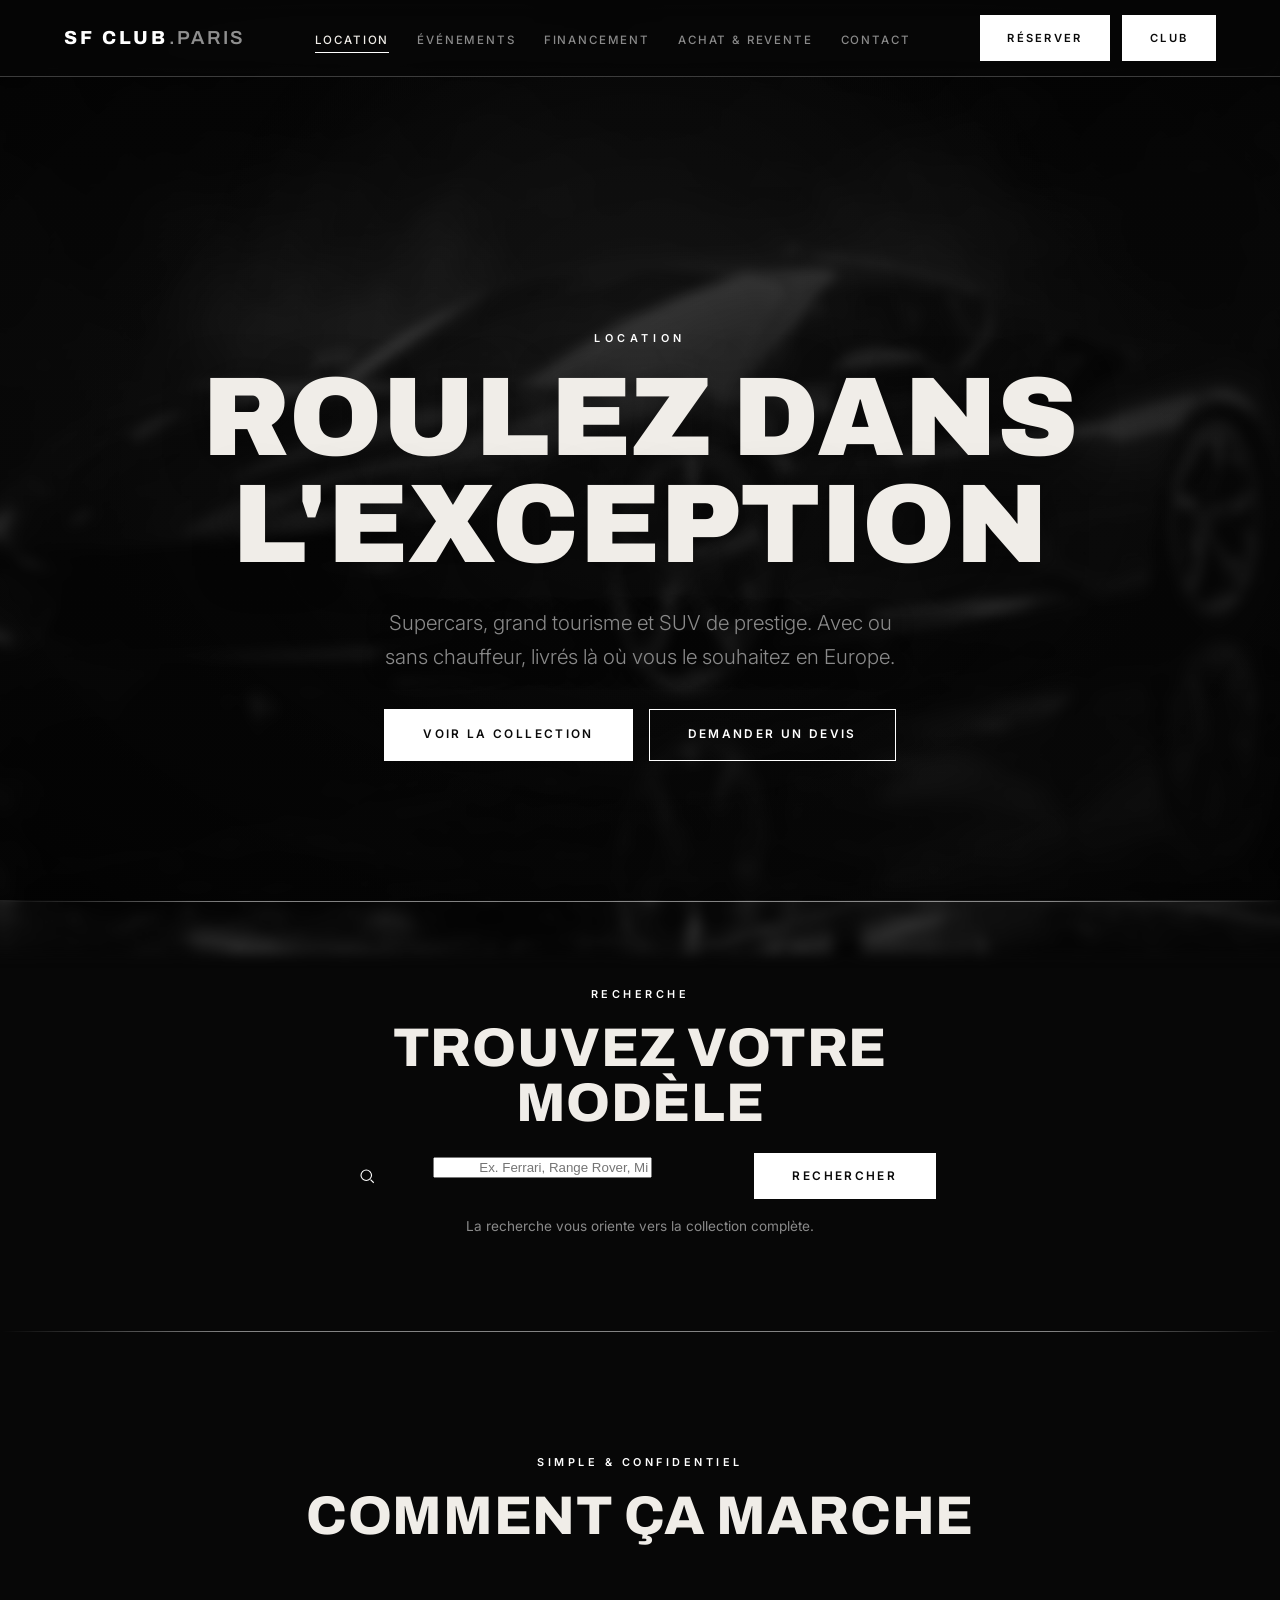
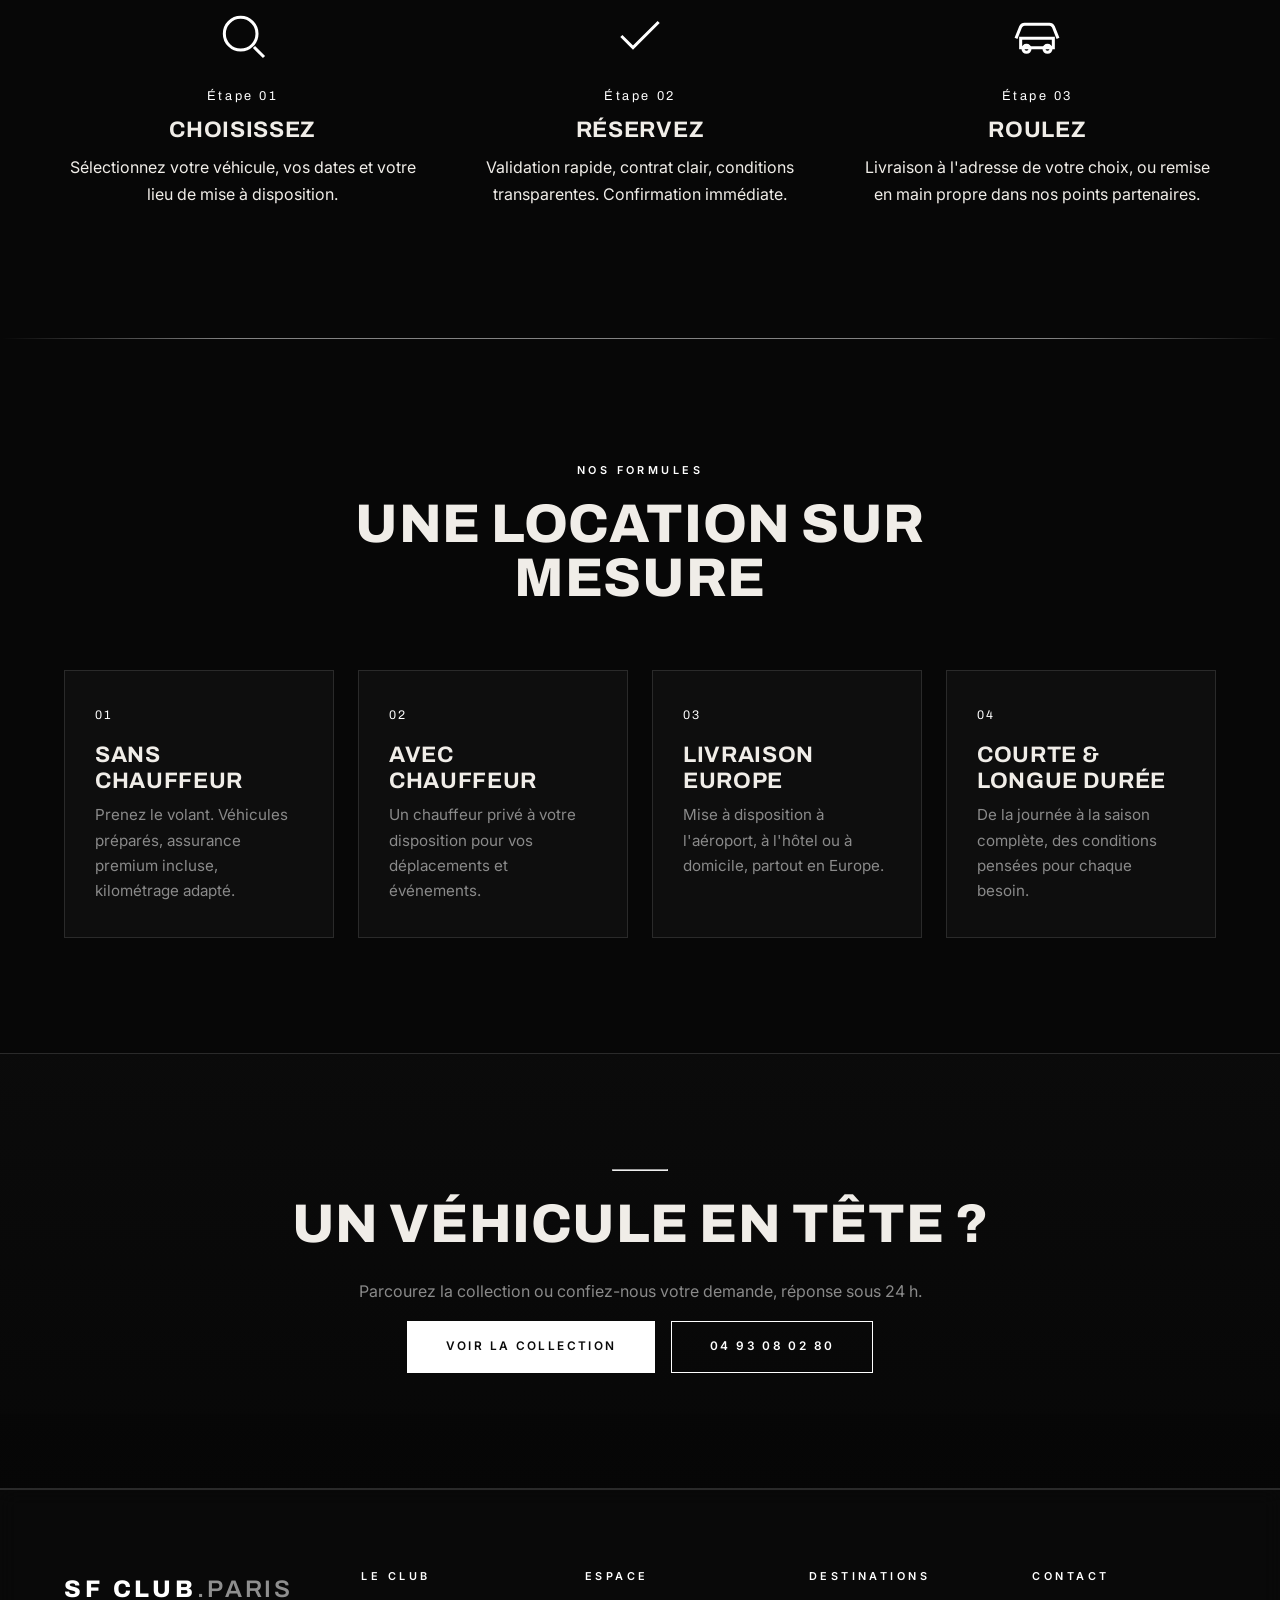
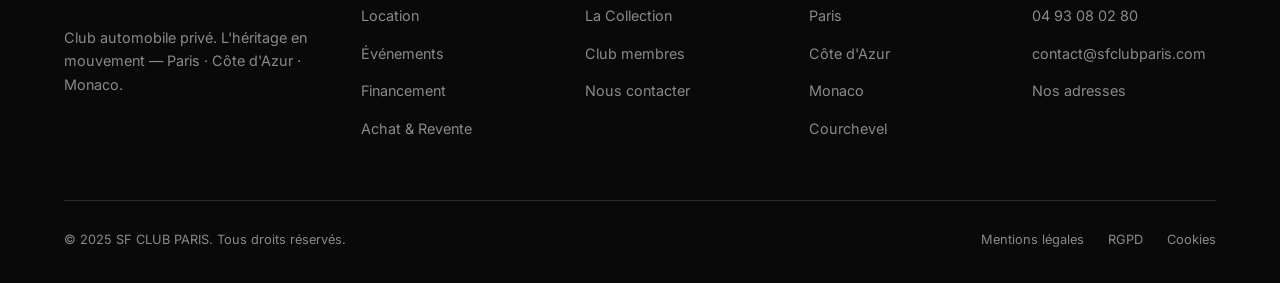
<file: location.html>
<!DOCTYPE html>
<html lang="fr">
<head>
  <meta charset="UTF-8">
  <meta name="viewport" content="width=device-width, initial-scale=1.0">
  <title>Location de voitures — SF CLUB PARIS</title>
  <meta name="description" content="Location de véhicules d'exception SF CLUB PARIS : supercars, GT, SUV de luxe. Avec ou sans chauffeur, livraison en Europe. Courte et longue durée.">
  <meta property="og:title" content="Location de voitures — SF CLUB PARIS">
  <meta property="og:description" content="Roulez dans l'exception. Avec ou sans chauffeur, livraison Europe.">
  <meta property="og:type" content="website">
  <link rel="icon" href="data:image/svg+xml,%3Csvg xmlns='http://www.w3.org/2000/svg' viewBox='0 0 32 32'%3E%3Crect width='32' height='32' fill='%230A0A0A'/%3E%3Ctext x='16' y='23' font-family='Georgia,serif' font-size='14' font-weight='700' fill='%23FFFFFF' text-anchor='middle'%3ESF%3C/text%3E%3C/svg%3E">
  <link rel="preconnect" href="https://fonts.googleapis.com">
  <link rel="preconnect" href="https://fonts.gstatic.com" crossorigin>
  <link href="https://fonts.googleapis.com/css2?family=Archivo:wght@500;600;700;800;900&family=Inter:wght@300;400;500;600&display=swap" rel="stylesheet">
  <link rel="stylesheet" href="style.css">
</head>
<body>

  <!-- Préloader -->
  <div class="preloader" id="preloader" aria-hidden="true">
    <div class="preloader__inner">
      <div class="preloader__logo">SF&nbsp;CLUB<span>.PARIS</span></div>
      <div class="preloader__line"><span></span></div>
      <div class="preloader__tag">Club Automobile Privé</div>
    </div>
  </div>

  <header class="nav">
    <div class="container nav__inner">
      <a href="index.html" class="logo">SF&nbsp;CLUB<span>.PARIS</span></a>
      <nav>
        <ul class="nav__menu">
          <li><a href="location.html">Location</a></li>
          <li><a href="evenements.html">Événements</a></li>
          <li><a href="financement.html">Financement</a></li>
          <li><a href="achat-revente.html">Achat &amp; Revente</a></li>
          <li><a href="contact.html">Contact</a></li>
        </ul>
      </nav>
      <div class="nav__actions"><a href="location.html" class="btn btn--solid nav__cta">Réserver</a><a href="club.html" class="btn btn--solid nav__cta nav__cta--club">Club</a></div>
      <button class="nav__toggle" aria-label="Menu" aria-expanded="false"><span></span></button>
    </div>
  </header>

  <main>

    <section class="hero hero--compact">
      <div class="container hero__inner">
        <span class="eyebrow reveal">Location</span>
        <h1 class="reveal" data-delay="1">Roulez dans l'exception</h1>
        <p class="hero__sub reveal" data-delay="2">Supercars, grand tourisme et SUV de prestige. Avec ou sans chauffeur, livrés là où vous le souhaitez en Europe.</p>
        <div class="btn-row reveal" data-delay="3">
          <a href="luxe.html" class="btn btn--solid btn--lg">Voir la collection</a>
          <a href="contact.html" class="btn btn--lg">Demander un devis</a>
        </div>
      </div>
    </section>
    <hr class="gold-line">

    <!-- ===== RECHERCHE COLLECTION ===== -->
    <section class="section--tight">
      <div class="container" style="max-width:640px;text-align:center">
        <span class="eyebrow reveal">Recherche</span>
        <h2 class="reveal" data-delay="1" style="margin-bottom:1.4rem">Trouvez votre modèle</h2>
        <form action="luxe.html" method="get" class="reveal" data-delay="2" style="display:flex;gap:12px;flex-wrap:wrap;justify-content:center">
          <div class="input-icon" style="flex:1;min-width:240px">
            <svg viewBox="0 0 24 24" fill="none" stroke="currentColor" stroke-width="1.5"><circle cx="11" cy="11" r="7"/><path d="M21 21l-4.3-4.3"/></svg>
            <input type="text" name="q" placeholder="Ex. Ferrari, Range Rover, Mini…" autocomplete="off">
          </div>
          <button type="submit" class="btn btn--solid btn--lg">Rechercher</button>
        </form>
        <p class="muted" style="font-size:.85rem;margin-top:1rem">La recherche vous oriente vers la collection complète.</p>
      </div>
    </section>
    <hr class="gold-line">

    <!-- ===== COMMENT ÇA MARCHE ===== -->
    <section class="section">
      <div class="container">
        <div class="section-head">
          <span class="eyebrow">Simple &amp; confidentiel</span>
          <h2>Comment ça marche</h2>
        </div>
        <div class="steps">
          <div class="step reveal">
            <div class="step__icon"><svg viewBox="0 0 24 24" fill="none" stroke="currentColor" stroke-width="1.3"><circle cx="11" cy="11" r="7"/><path d="M21 21l-4.3-4.3"/></svg></div>
            <span class="step__n">Étape 01</span>
            <h3>Choisissez</h3>
            <p>Sélectionnez votre véhicule, vos dates et votre lieu de mise à disposition.</p>
          </div>
          <div class="step reveal" data-delay="1">
            <div class="step__icon"><svg viewBox="0 0 24 24" fill="none" stroke="currentColor" stroke-width="1.3"><path d="M20 6L9 17l-5-5"/></svg></div>
            <span class="step__n">Étape 02</span>
            <h3>Réservez</h3>
            <p>Validation rapide, contrat clair, conditions transparentes. Confirmation immédiate.</p>
          </div>
          <div class="step reveal" data-delay="2">
            <div class="step__icon"><svg viewBox="0 0 24 24" fill="none" stroke="currentColor" stroke-width="1.3"><path d="M3 13l2-5a2 2 0 012-1h10a2 2 0 012 1l2 5M5 13h14v4H5z"/><circle cx="7.5" cy="17.5" r="1.5"/><circle cx="16.5" cy="17.5" r="1.5"/></svg></div>
            <span class="step__n">Étape 03</span>
            <h3>Roulez</h3>
            <p>Livraison à l'adresse de votre choix, ou remise en main propre dans nos points partenaires.</p>
          </div>
        </div>
      </div>
    </section>
    <hr class="gold-line">

    <!-- ===== FORMULES / SERVICES ===== -->
    <section class="section">
      <div class="container">
        <div class="section-head">
          <span class="eyebrow">Nos formules</span>
          <h2>Une location sur mesure</h2>
        </div>
        <div class="grid grid--4">
          <article class="card reveal">
            <span class="pillar__n">01</span>
            <h3>Sans chauffeur</h3>
            <p>Prenez le volant. Véhicules préparés, assurance premium incluse, kilométrage adapté.</p>
          </article>
          <article class="card reveal" data-delay="1">
            <span class="pillar__n">02</span>
            <h3>Avec chauffeur</h3>
            <p>Un chauffeur privé à votre disposition pour vos déplacements et événements.</p>
          </article>
          <article class="card reveal" data-delay="2">
            <span class="pillar__n">03</span>
            <h3>Livraison Europe</h3>
            <p>Mise à disposition à l'aéroport, à l'hôtel ou à domicile, partout en Europe.</p>
          </article>
          <article class="card reveal" data-delay="3">
            <span class="pillar__n">04</span>
            <h3>Courte &amp; longue durée</h3>
            <p>De la journée à la saison complète, des conditions pensées pour chaque besoin.</p>
          </article>
        </div>
      </div>
    </section>

    <!-- ===== CTA ===== -->
    <section class="section cta-band">
      <div class="container center">
        <hr class="gold-line--short">
        <h2 class="reveal">Un véhicule en tête ?</h2>
        <p class="muted reveal" data-delay="1">Parcourez la collection ou confiez-nous votre demande, réponse sous 24 h.</p>
        <div class="btn-row reveal" data-delay="2" style="justify-content:center">
          <a href="luxe.html" class="btn btn--solid btn--lg">Voir la collection</a>
          <a href="tel:0493080280" class="btn btn--lg">04 93 08 02 80</a>
        </div>
      </div>
    </section>

  </main>

  <footer class="footer">
    <div class="container">
      <div class="footer__top">
        <div class="footer__brand">
          <a href="index.html" class="logo">SF&nbsp;CLUB<span>.PARIS</span></a>
          <p>Club automobile privé. L'héritage en mouvement — Paris · Côte d'Azur · Monaco.</p>
        </div>
        <div class="footer__col">
          <h4>Le Club</h4>
          <ul>
            <li><a href="location.html">Location</a></li>
            <li><a href="evenements.html">Événements</a></li>
            <li><a href="financement.html">Financement</a></li>
            <li><a href="achat-revente.html">Achat &amp; Revente</a></li>
          </ul>
        </div>
        <div class="footer__col">
          <h4>Espace</h4>
          <ul>
            <li><a href="luxe.html">La Collection</a></li>
            <li><a href="club.html">Club membres</a></li>
            <li><a href="contact.html">Nous contacter</a></li>
          </ul>
        </div>
        <div class="footer__col">
          <h4>Destinations</h4>
          <ul>
            <li><a href="luxe.html">Paris</a></li>
            <li><a href="luxe.html">Côte d'Azur</a></li>
            <li><a href="luxe.html">Monaco</a></li>
            <li><a href="luxe.html">Courchevel</a></li>
          </ul>
        </div>
        <div class="footer__col">
          <h4>Contact</h4>
          <ul>
            <li><a href="tel:0493080280">04 93 08 02 80</a></li>
            <li><a href="mailto:contact@sfclubparis.com">contact@sfclubparis.com</a></li>
            <li><a href="contact.html">Nos adresses</a></li>
          </ul>
        </div>
      </div>
      <div class="footer__bottom">
        <span>© 2025 SF CLUB PARIS. Tous droits réservés.</span>
        <div class="footer__legal">
          <a href="#">Mentions légales</a>
          <a href="#">RGPD</a>
          <a href="#">Cookies</a>
        </div>
      </div>
    </div>
  </footer>

  <script src="script.js"></script>
</body>
</html>
</file>
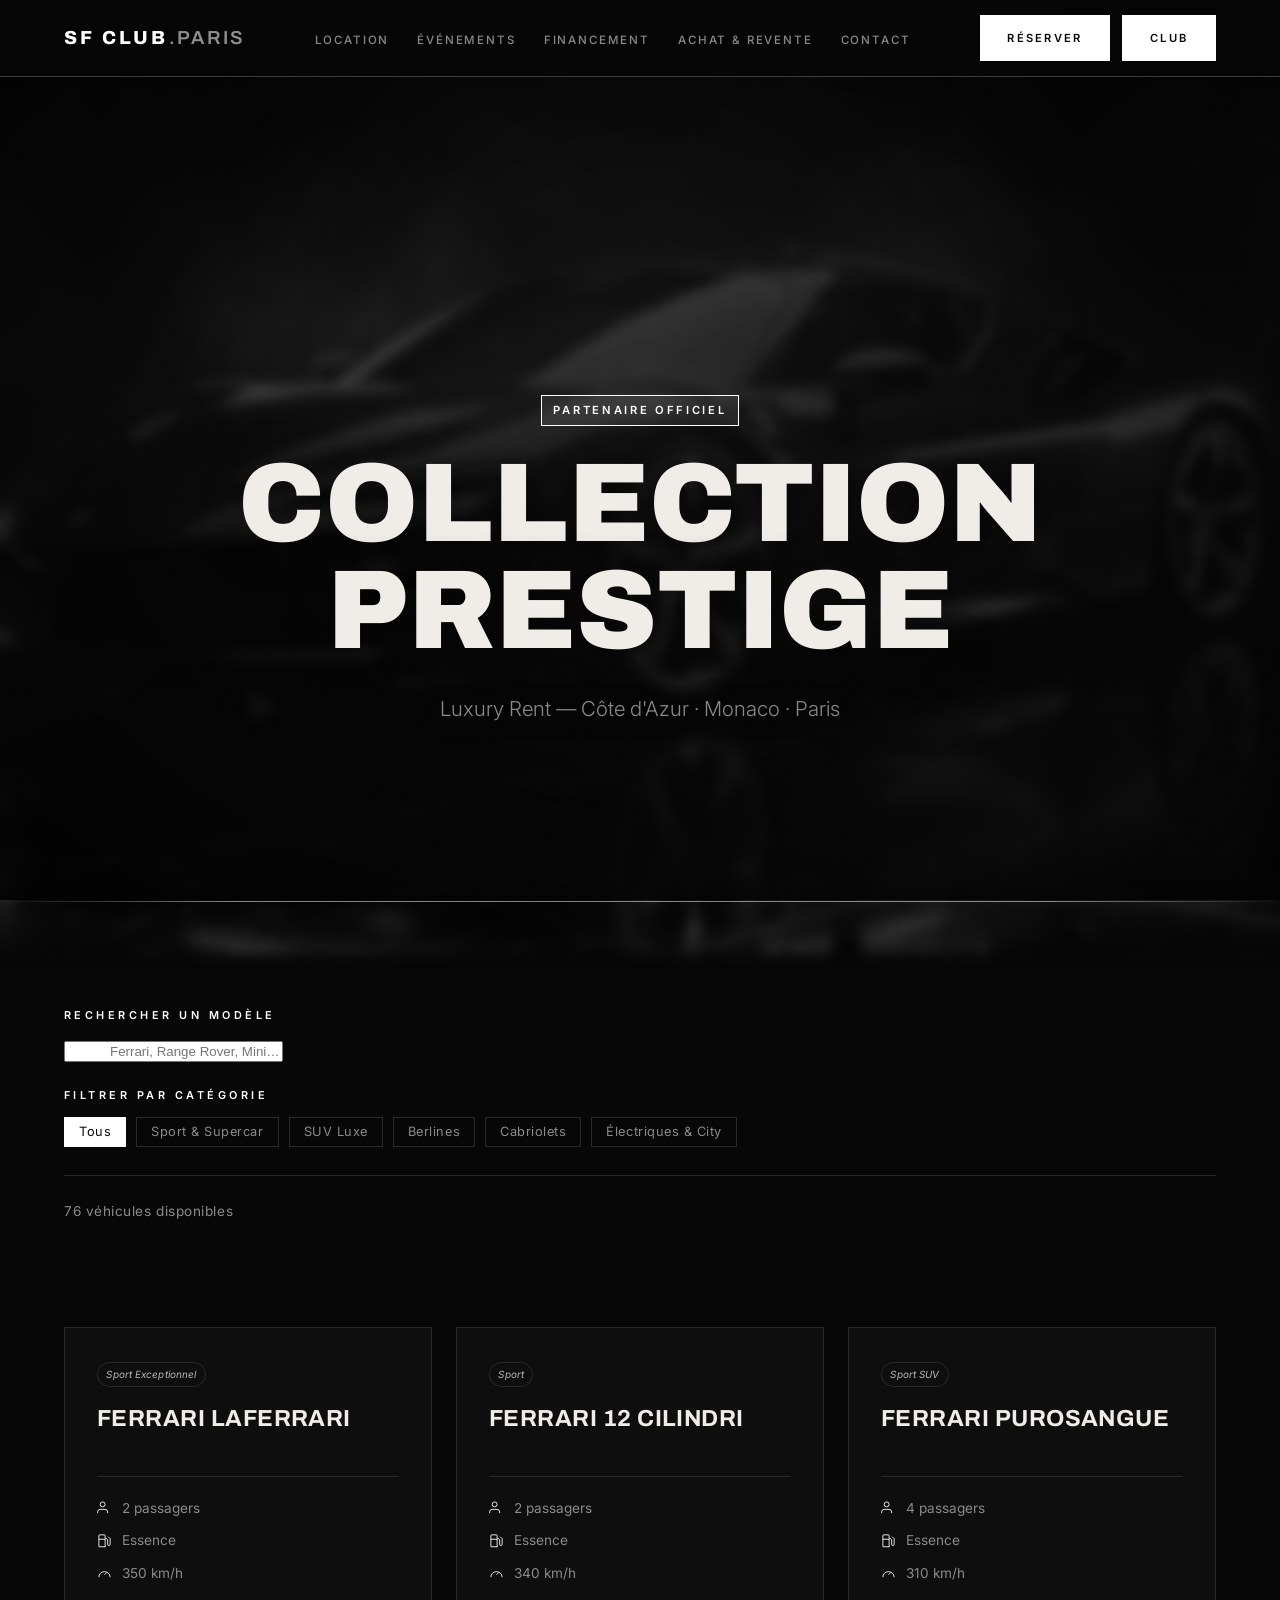
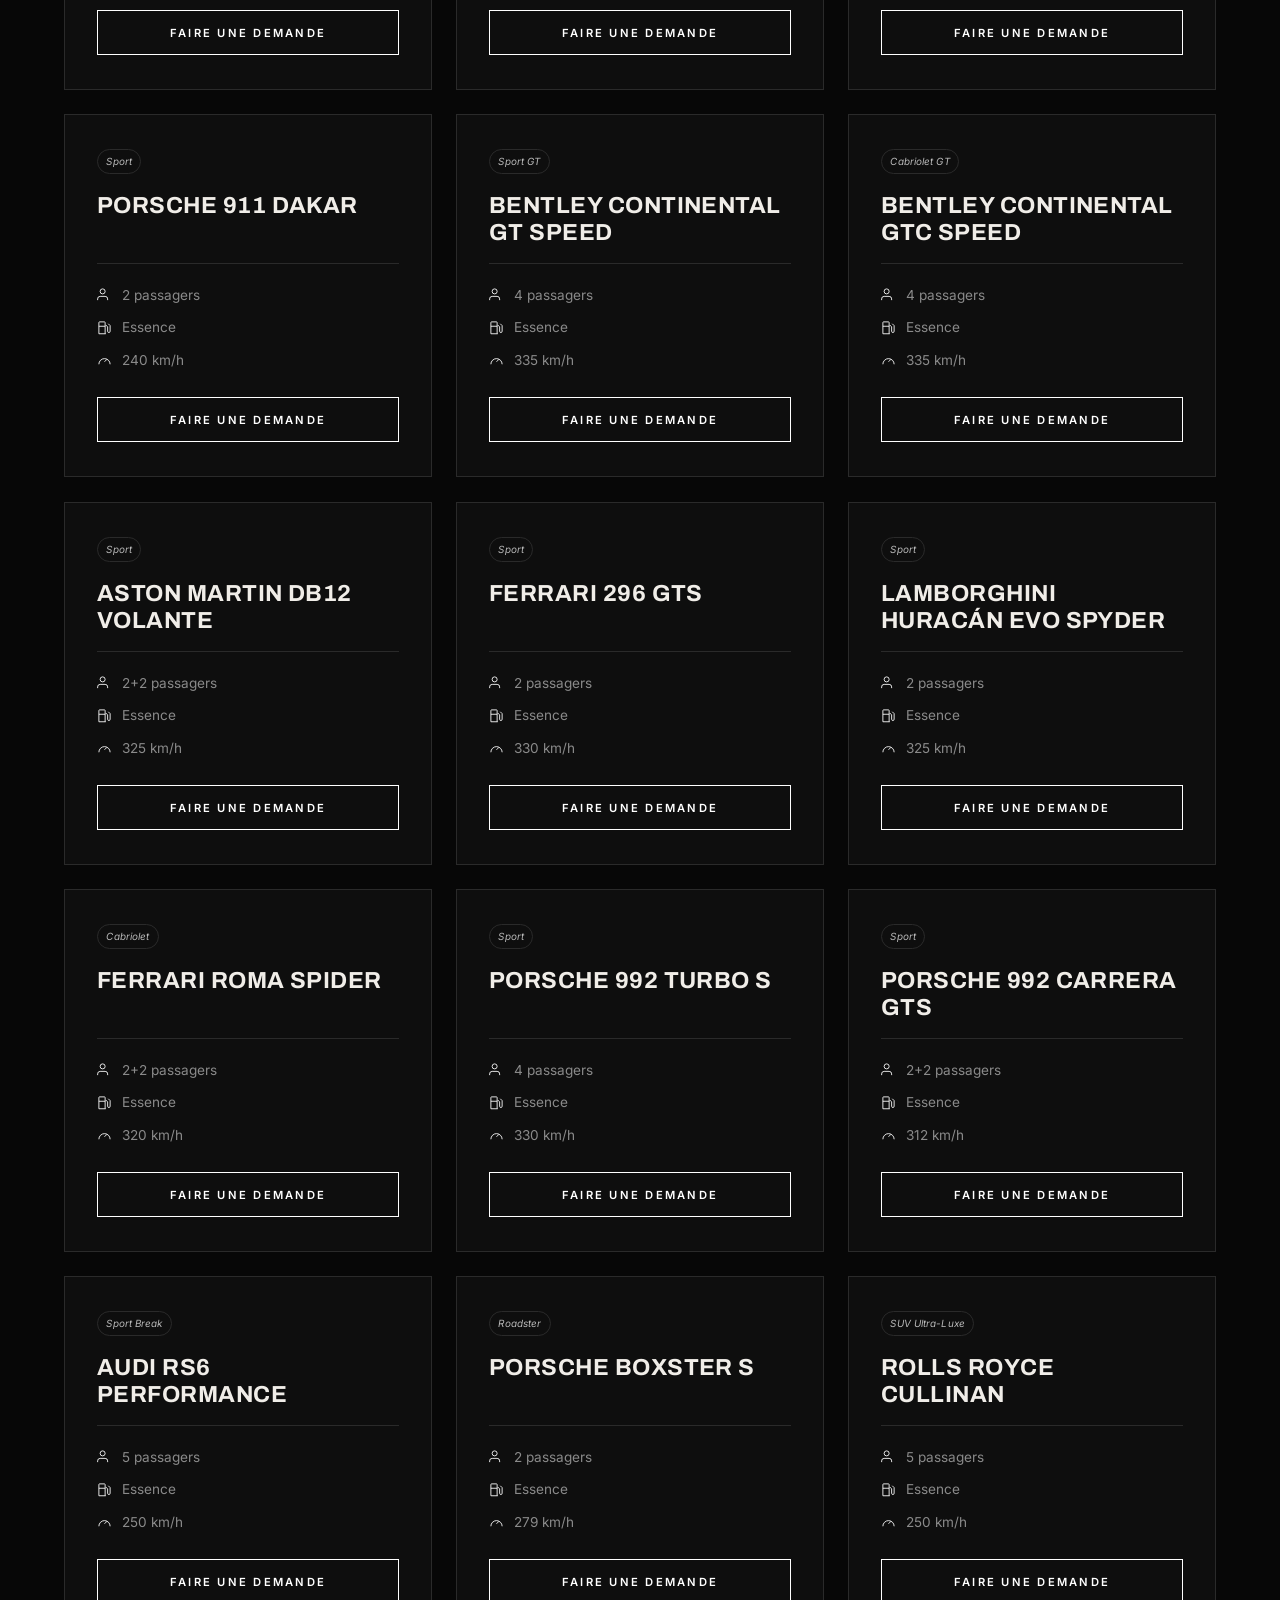
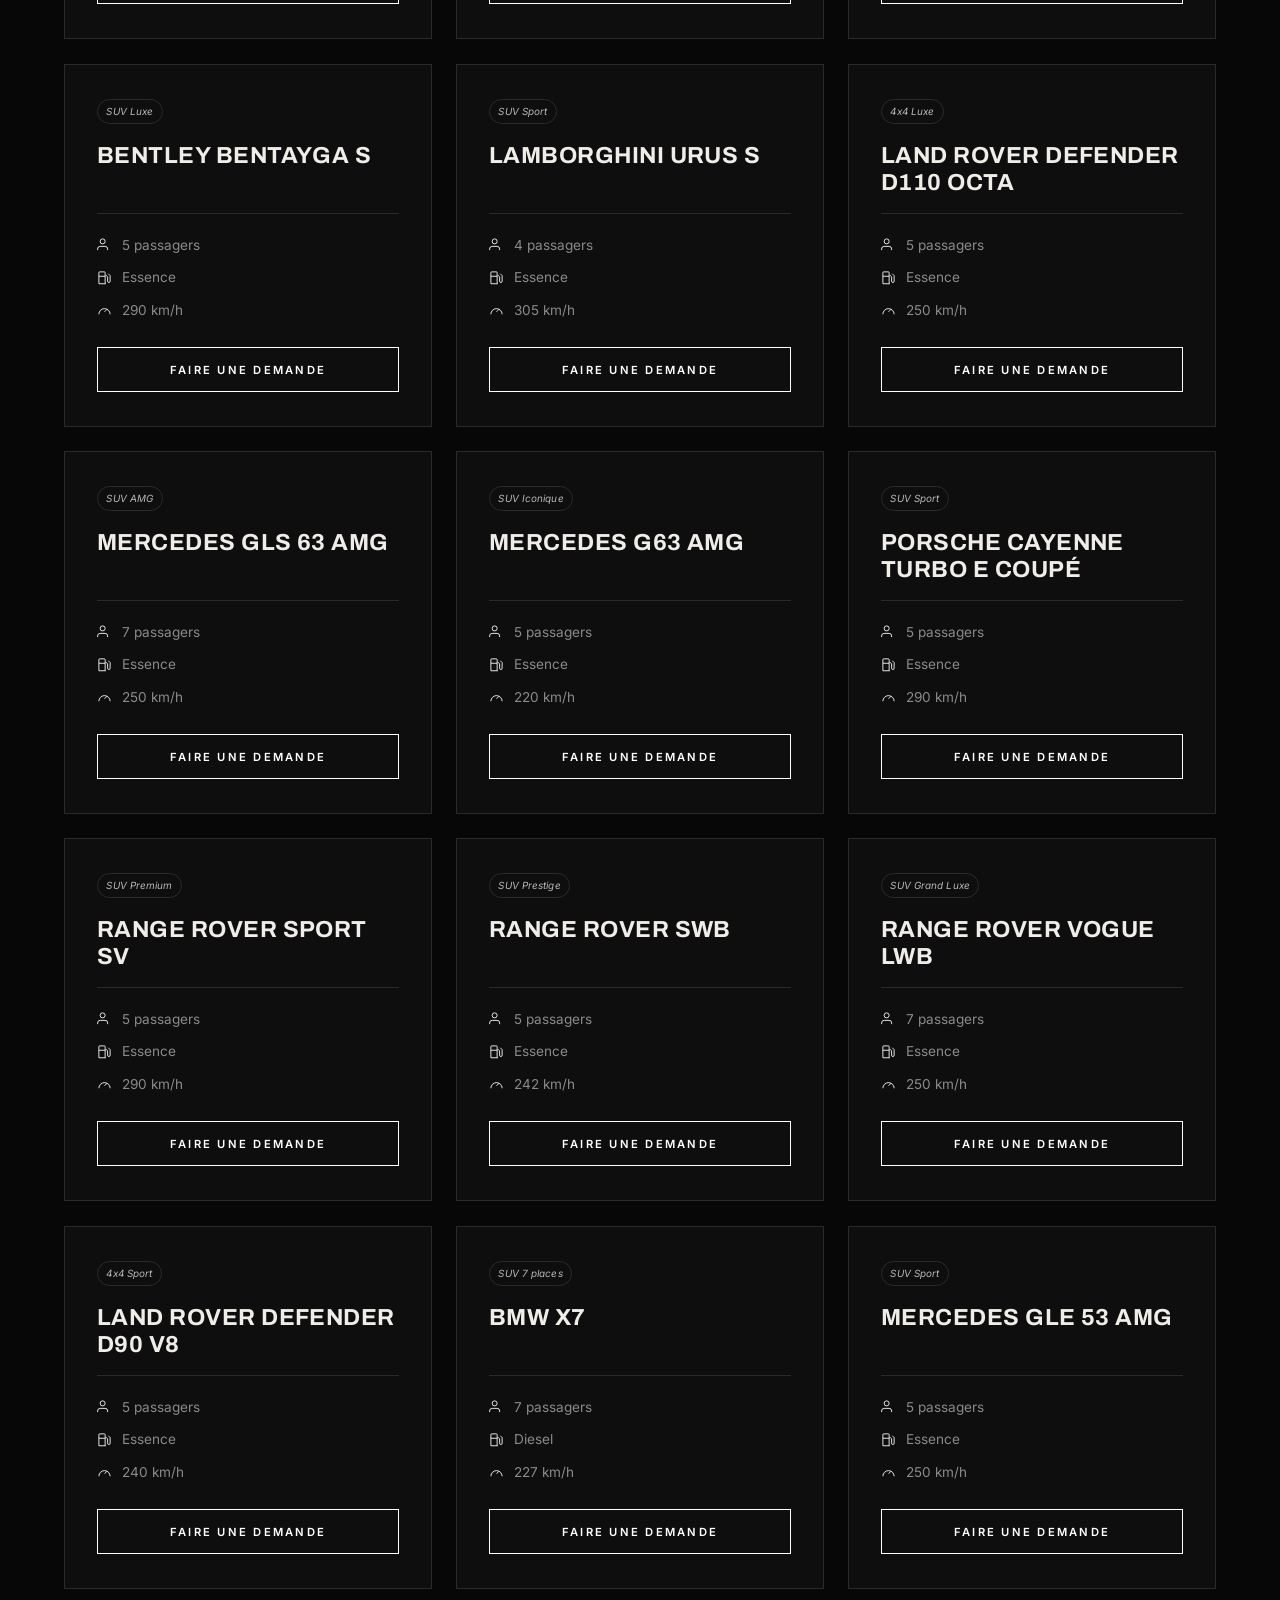
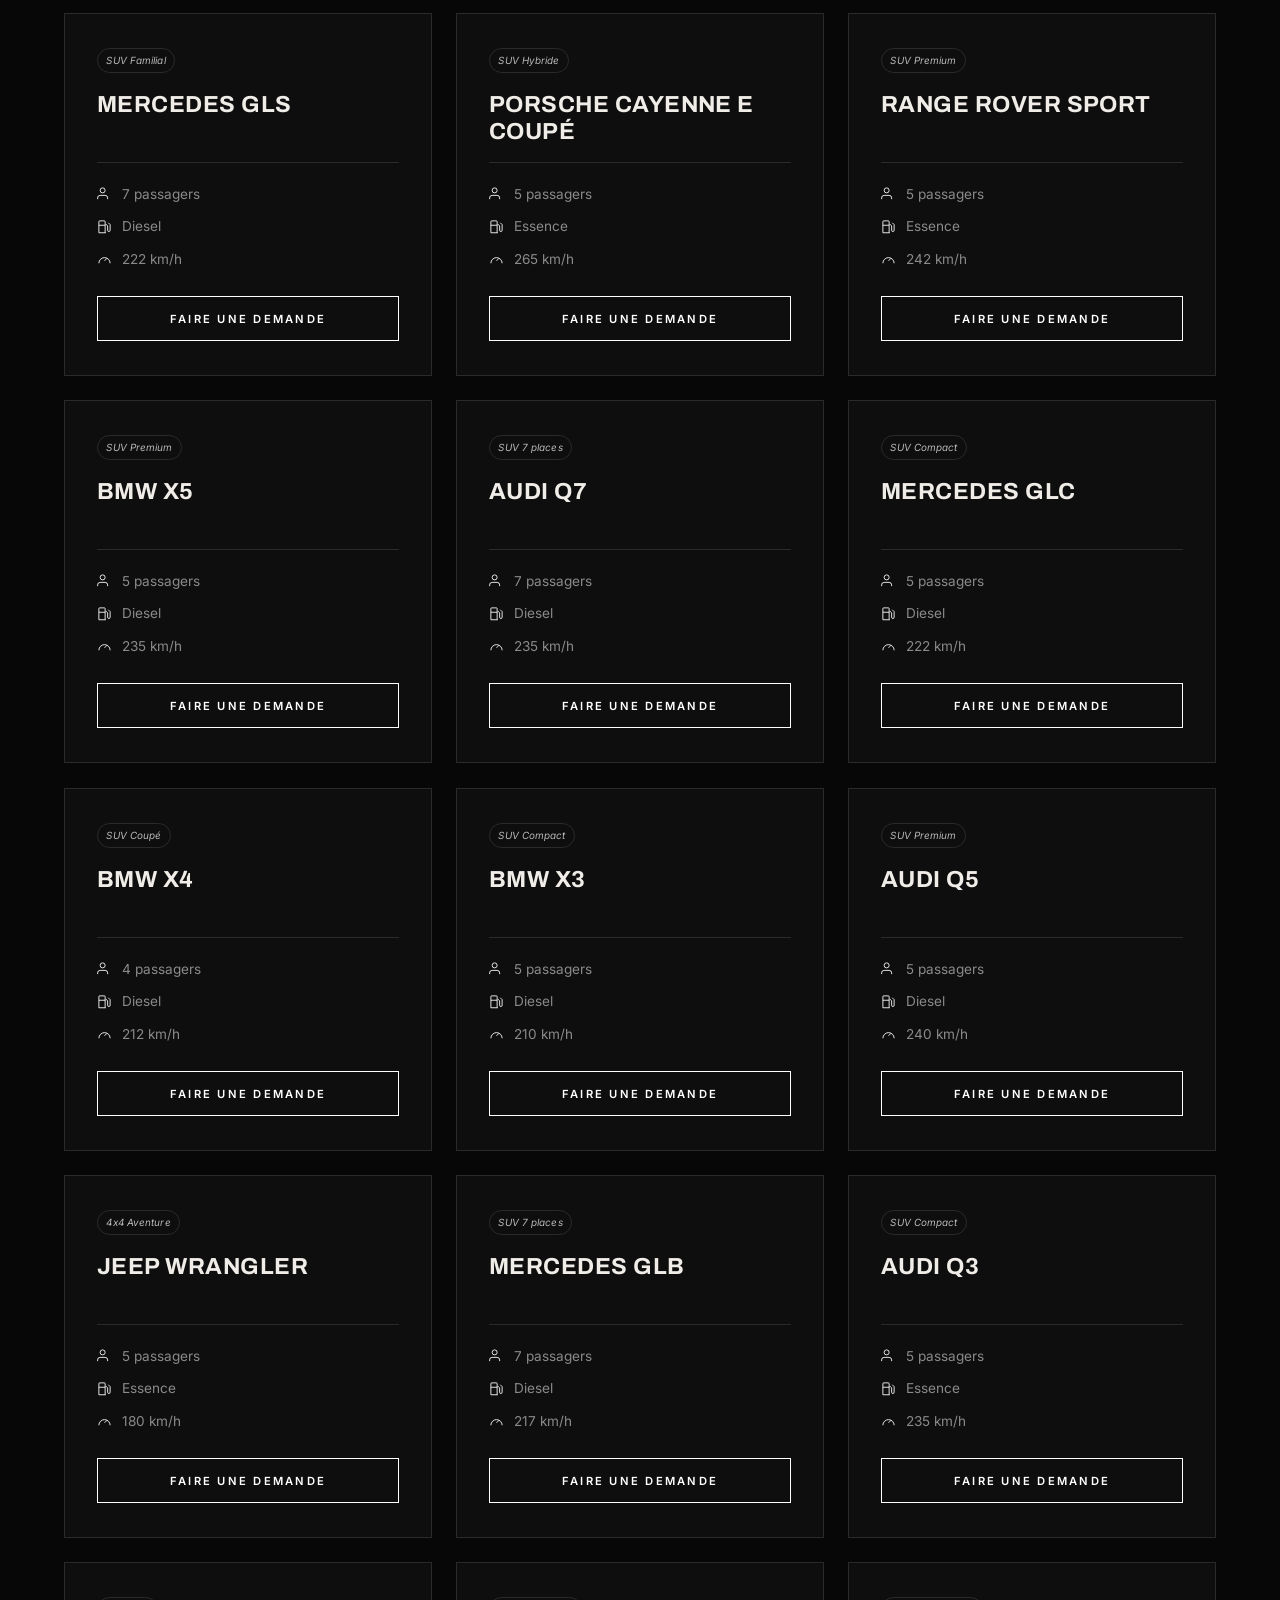
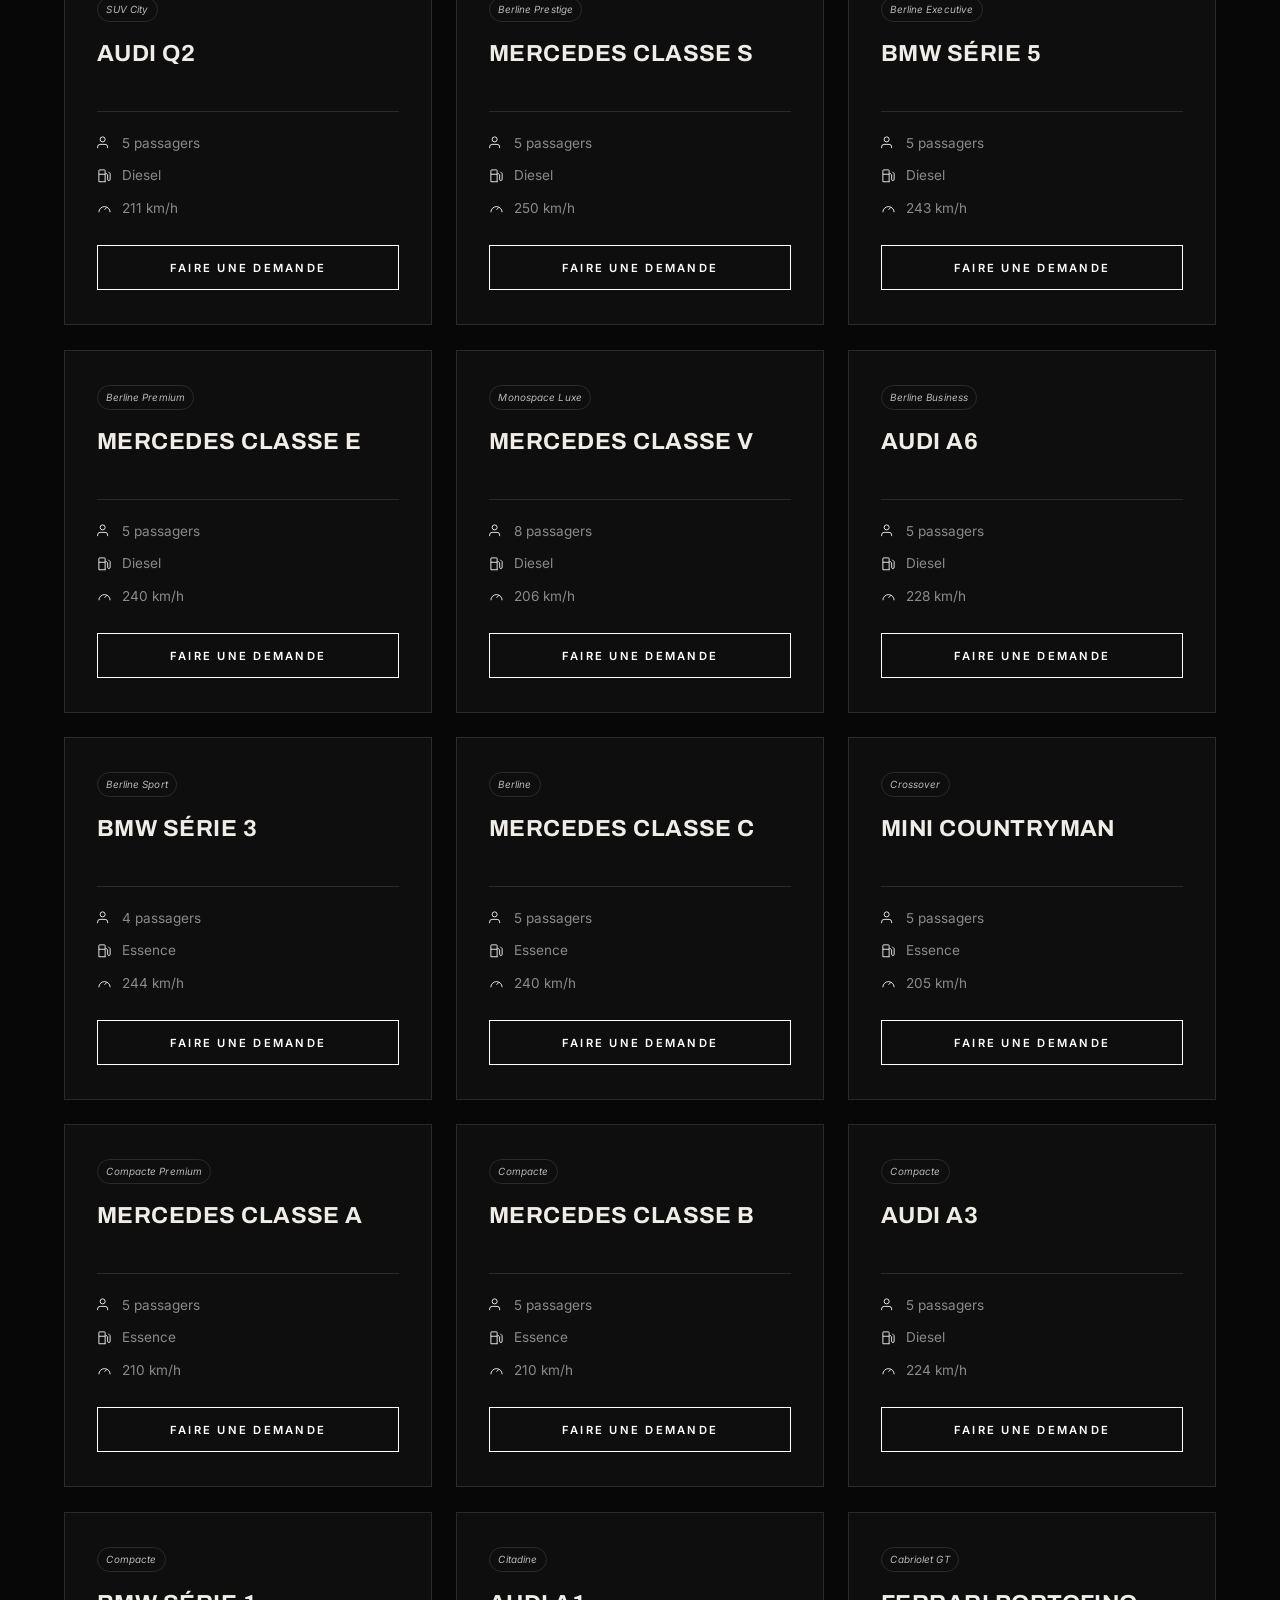
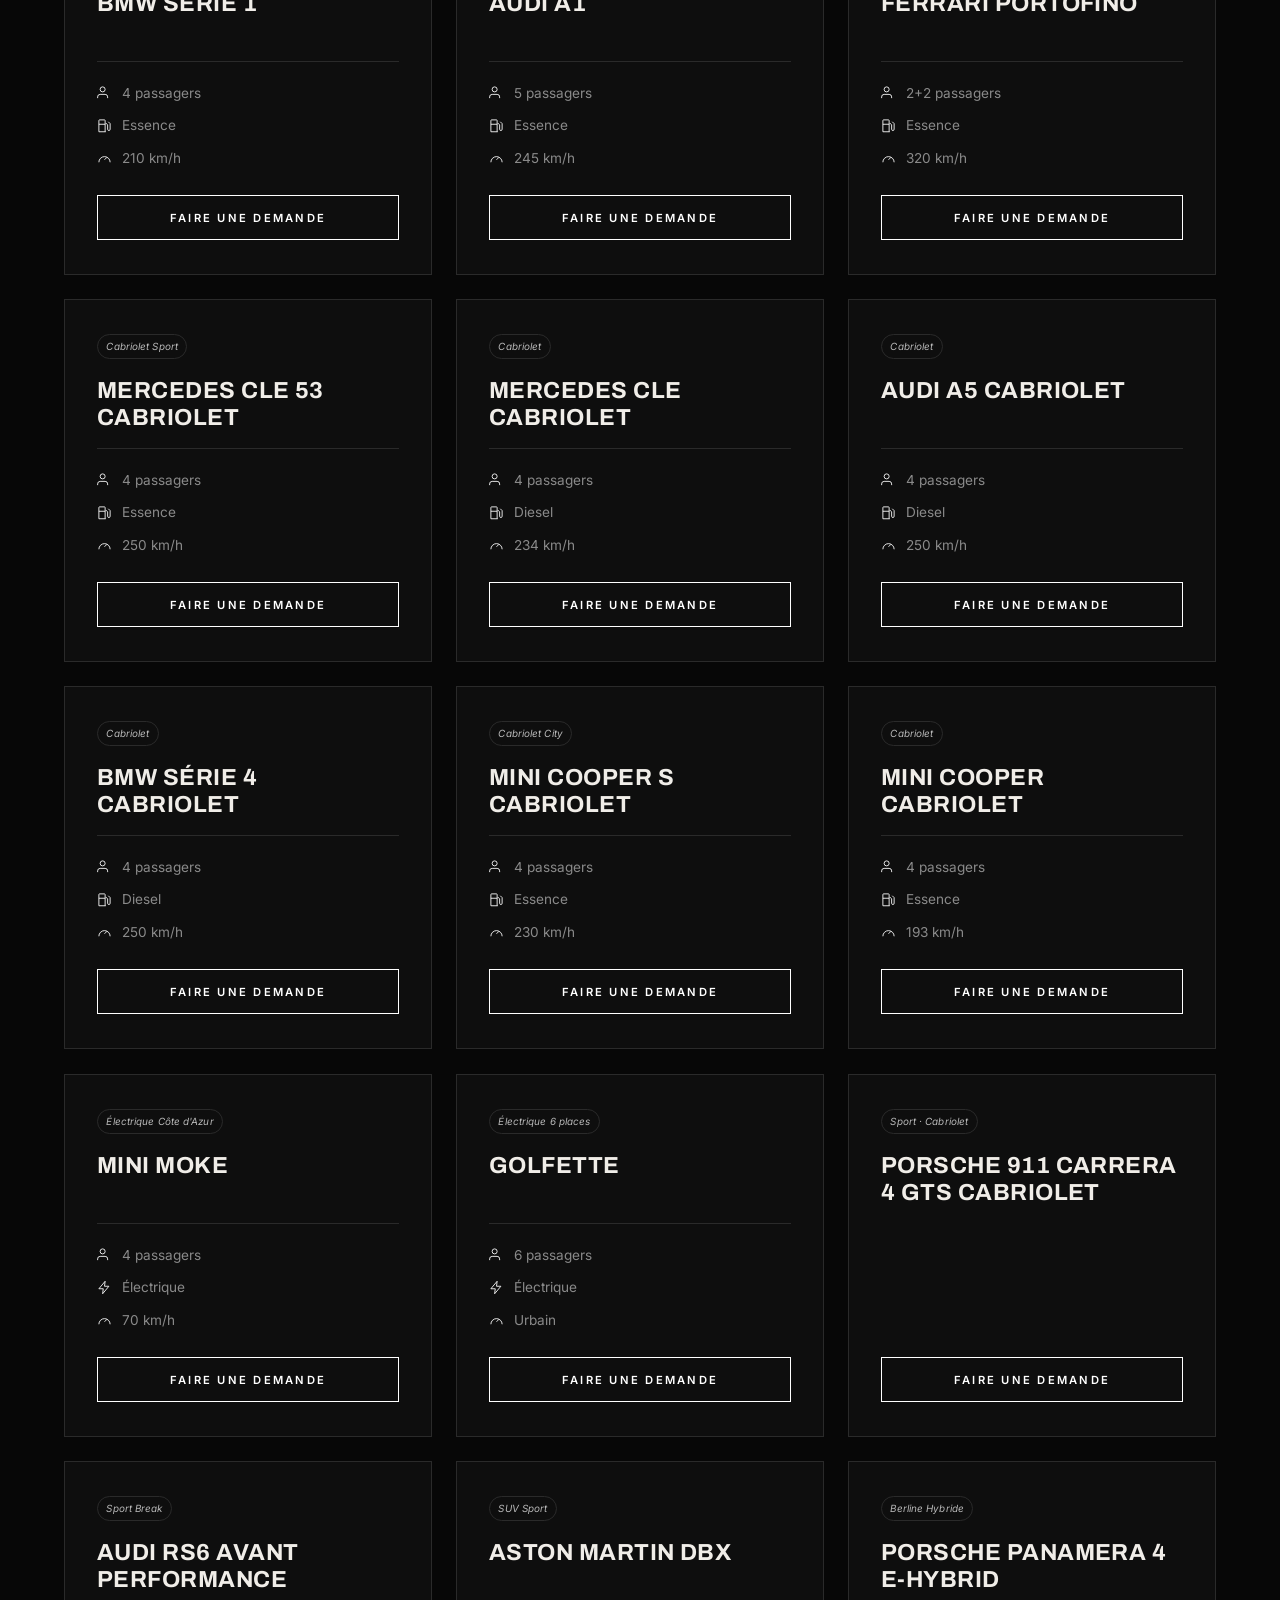
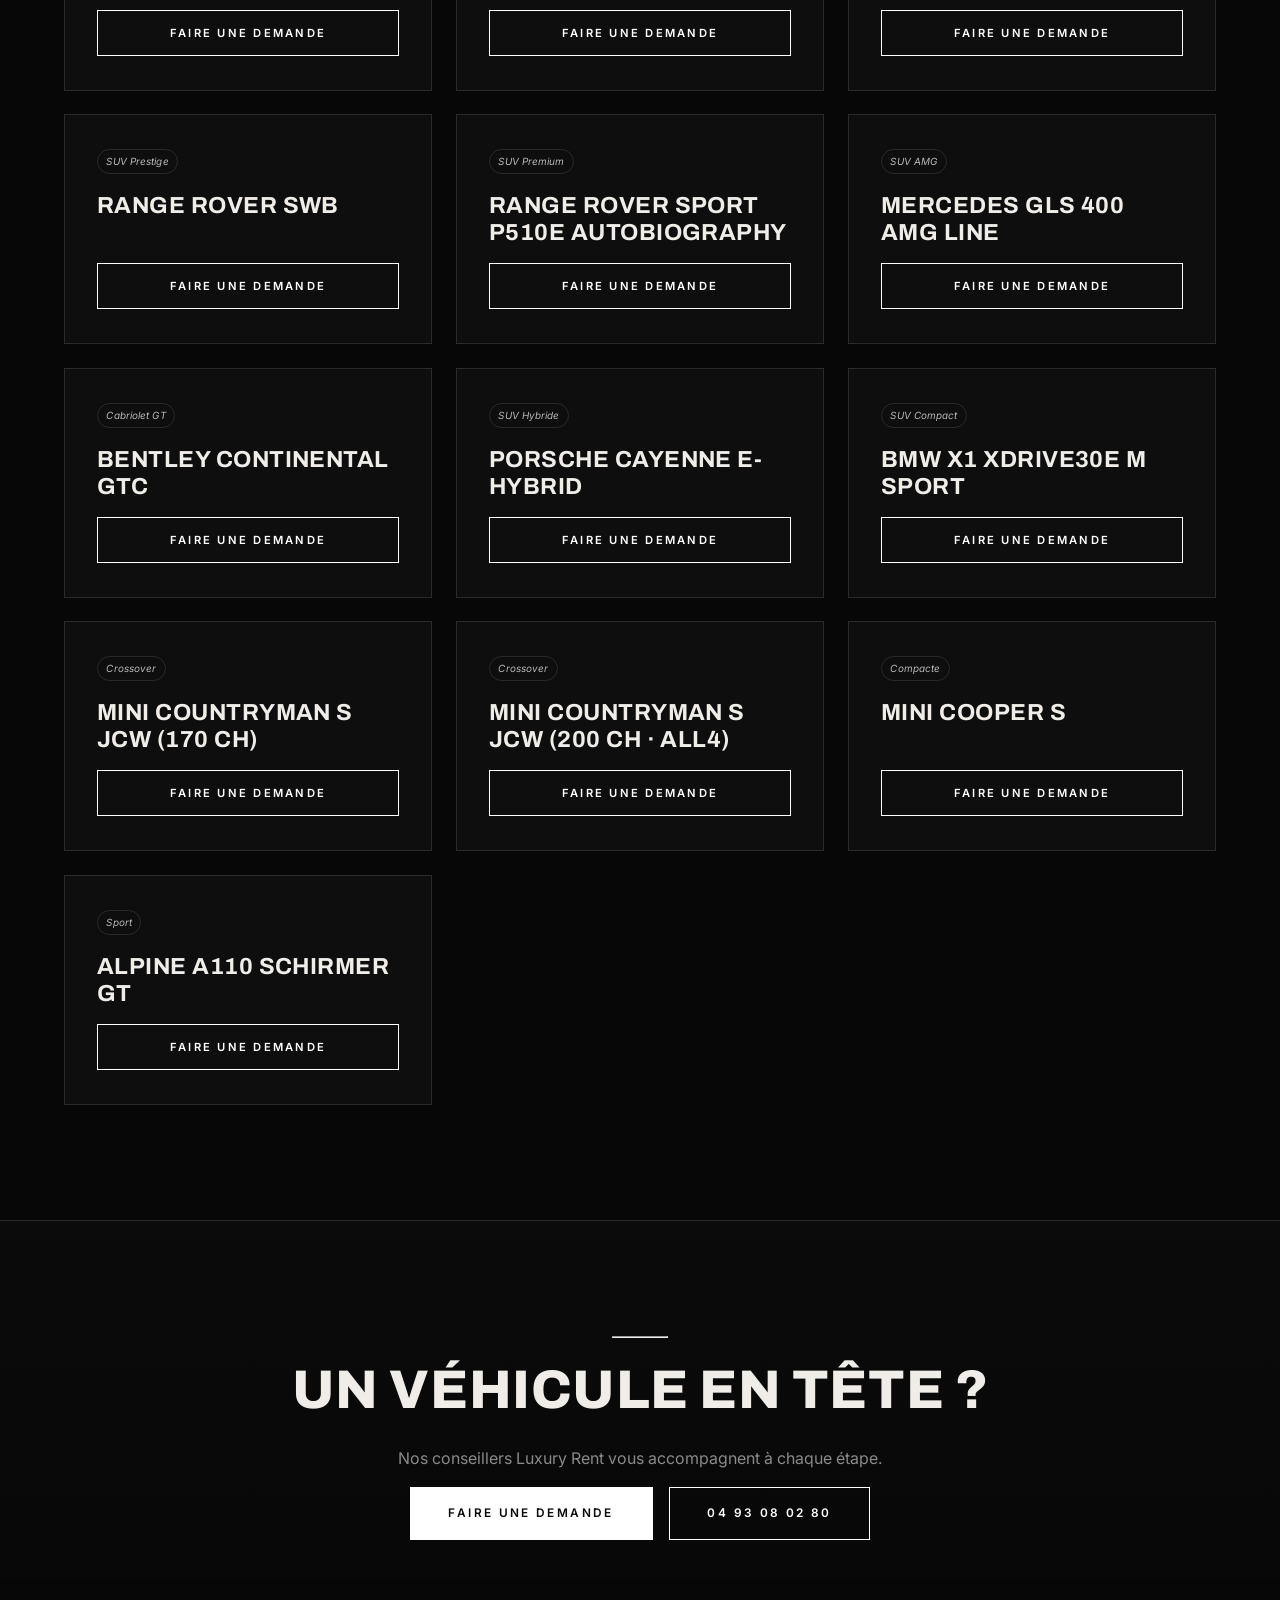
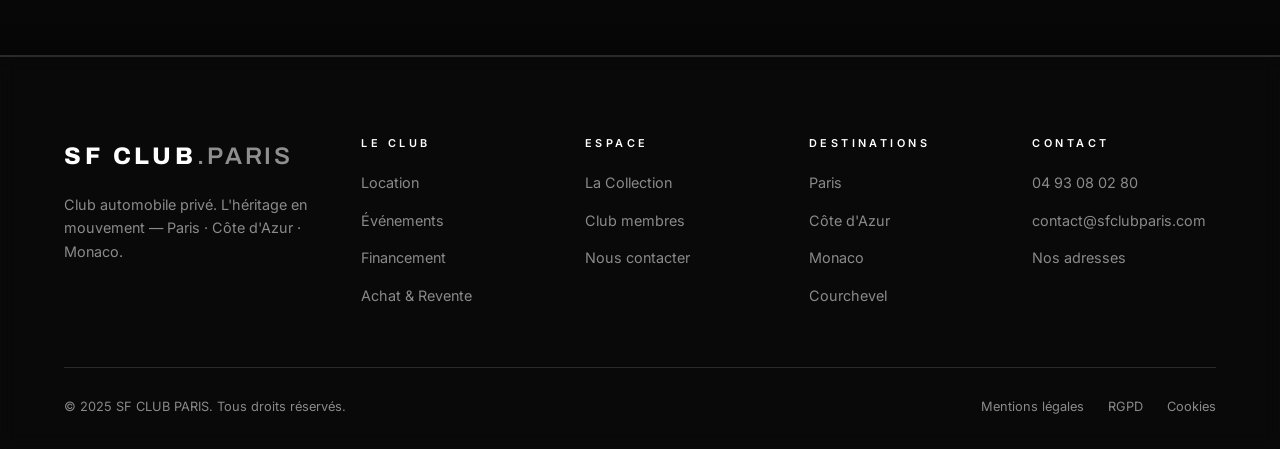
<file: luxe.html>
<!DOCTYPE html>
<html lang="fr">
<head>
  <meta charset="UTF-8">
  <meta name="viewport" content="width=device-width, initial-scale=1.0">
  <title>La Collection — SF CLUB PARIS</title>
  <meta name="description" content="La collection SF CLUB PARIS : 60+ véhicules de prestige, du supercar Ferrari à la citadine premium. Paris, Côte d'Azur, Monaco.">
  <meta property="og:title" content="La Collection — SF CLUB PARIS">
  <meta property="og:description" content="55+ véhicules de prestige, de 195 € à 35 000 €/jour. Côte d'Azur · Monaco · Paris.">
  <meta property="og:type" content="website">
  <link rel="icon" href="data:image/svg+xml,%3Csvg xmlns='http://www.w3.org/2000/svg' viewBox='0 0 32 32'%3E%3Crect width='32' height='32' fill='%230A0A0A'/%3E%3Ctext x='16' y='23' font-family='Georgia,serif' font-size='14' font-weight='700' fill='%23FFFFFF' text-anchor='middle'%3ESF%3C/text%3E%3C/svg%3E">
  <link rel="preconnect" href="https://fonts.googleapis.com">
  <link rel="preconnect" href="https://fonts.gstatic.com" crossorigin>
  <link href="https://fonts.googleapis.com/css2?family=Archivo:wght@500;600;700;800;900&family=Inter:wght@300;400;500;600&display=swap" rel="stylesheet">
  <link rel="stylesheet" href="style.css">
</head>
<body>

  <!-- Préloader -->
  <div class="preloader" id="preloader" aria-hidden="true">
    <div class="preloader__inner">
      <div class="preloader__logo">SF&nbsp;CLUB<span>.PARIS</span></div>
      <div class="preloader__line"><span></span></div>
      <div class="preloader__tag">Club Automobile Privé</div>
    </div>
  </div>

  <header class="nav">
    <div class="container nav__inner">
      <a href="index.html" class="logo">SF&nbsp;CLUB<span>.PARIS</span></a>
      <nav>
        <ul class="nav__menu">
          <li><a href="location.html">Location</a></li>
          <li><a href="evenements.html">Événements</a></li>
          <li><a href="financement.html">Financement</a></li>
          <li><a href="achat-revente.html">Achat &amp; Revente</a></li>
          <li><a href="contact.html">Contact</a></li>
        </ul>
      </nav>
      <div class="nav__actions"><a href="location.html" class="btn btn--solid nav__cta">Réserver</a><a href="club.html" class="btn btn--solid nav__cta nav__cta--club">Club</a></div>
      <button class="nav__toggle" aria-label="Menu" aria-expanded="false"><span></span></button>
    </div>
  </header>

  <main>

    <!-- ===== HERO ===== -->
    <section class="hero hero--compact">
      <div class="container hero__inner">
        <span class="badge reveal">Partenaire officiel</span>
        <h1 class="reveal" data-delay="1">Collection Prestige</h1>
        <p class="hero__sub reveal" data-delay="2">Luxury Rent — Côte d'Azur · Monaco · Paris</p>
      </div>
    </section>
    <hr class="gold-line">

    <!-- ===== FILTRES ===== -->
    <section class="section--tight">
      <div class="container">
        <div class="filters reveal" data-filter-group="cars" style="border-top:0;flex-direction:column;gap:24px">
          <div class="filter-group" style="width:100%">
            <span class="filter-group__label">Rechercher un modèle</span>
            <div class="input-icon" style="max-width:440px">
              <svg viewBox="0 0 24 24" fill="none" stroke="currentColor" stroke-width="1.5"><circle cx="11" cy="11" r="7"/><path d="M21 21l-4.3-4.3"/></svg>
              <input type="text" id="carSearch" placeholder="Ferrari, Range Rover, Mini…" autocomplete="off">
            </div>
          </div>
          <div class="filter-group" style="width:100%">
            <span class="filter-group__label">Filtrer par catégorie</span>
            <div class="filter-chips">
              <button class="chip is-active" data-value="all">Tous</button>
              <button class="chip" data-value="sport">Sport &amp; Supercar</button>
              <button class="chip" data-value="suv">SUV Luxe</button>
              <button class="chip" data-value="berline">Berlines</button>
              <button class="chip" data-value="cabriolet">Cabriolets</button>
              <button class="chip" data-value="electric">Électriques &amp; City</button>
            </div>
          </div>
        </div>
        <p class="results-count" style="margin-top:24px"><span data-filter-count="cars">76</span> véhicules disponibles</p>
      </div>
    </section>

    <!-- ===== CATALOGUE ===== -->
    <section class="section" style="padding-top:0">
      <div class="container">
        <div class="cars" data-filter-target="cars">

          <!-- SPORT & SUPERCAR -->
          <article class="car reveal" data-cat="sport"><span class="car__cat">Sport Exceptionnel</span><h3>Ferrari LaFerrari</h3><ul class="car__specs"><li><svg viewBox="0 0 24 24" fill="none" stroke="currentColor" stroke-width="1.4"><path d="M17 21v-2a4 4 0 00-4-4H5a4 4 0 00-4 4v2"/><circle cx="9" cy="7" r="4"/></svg>2 passagers</li><li><svg viewBox="0 0 24 24" fill="none" stroke="currentColor" stroke-width="1.4"><path d="M3 22V4a1 1 0 011-1h8a1 1 0 011 1v18M3 22h11M3 10h10"/><path d="M14 8l3 3v7a2 2 0 104 0V9l-3-3"/></svg>Essence</li><li><svg viewBox="0 0 24 24" fill="none" stroke="currentColor" stroke-width="1.4"><path d="M12 14l4-4M3 18a9 9 0 1118 0"/></svg>350 km/h</li></ul><a href="contact.html" class="btn btn--block">Faire une demande</a></article>

          <article class="car reveal" data-cat="sport"><span class="car__cat">Sport</span><h3>Ferrari 12 Cilindri</h3><ul class="car__specs"><li><svg viewBox="0 0 24 24" fill="none" stroke="currentColor" stroke-width="1.4"><path d="M17 21v-2a4 4 0 00-4-4H5a4 4 0 00-4 4v2"/><circle cx="9" cy="7" r="4"/></svg>2 passagers</li><li><svg viewBox="0 0 24 24" fill="none" stroke="currentColor" stroke-width="1.4"><path d="M3 22V4a1 1 0 011-1h8a1 1 0 011 1v18M3 22h11M3 10h10"/><path d="M14 8l3 3v7a2 2 0 104 0V9l-3-3"/></svg>Essence</li><li><svg viewBox="0 0 24 24" fill="none" stroke="currentColor" stroke-width="1.4"><path d="M12 14l4-4M3 18a9 9 0 1118 0"/></svg>340 km/h</li></ul><a href="contact.html" class="btn btn--block">Faire une demande</a></article>

          <article class="car reveal" data-cat="sport"><span class="car__cat">Sport SUV</span><h3>Ferrari Purosangue</h3><ul class="car__specs"><li><svg viewBox="0 0 24 24" fill="none" stroke="currentColor" stroke-width="1.4"><path d="M17 21v-2a4 4 0 00-4-4H5a4 4 0 00-4 4v2"/><circle cx="9" cy="7" r="4"/></svg>4 passagers</li><li><svg viewBox="0 0 24 24" fill="none" stroke="currentColor" stroke-width="1.4"><path d="M3 22V4a1 1 0 011-1h8a1 1 0 011 1v18M3 22h11M3 10h10"/><path d="M14 8l3 3v7a2 2 0 104 0V9l-3-3"/></svg>Essence</li><li><svg viewBox="0 0 24 24" fill="none" stroke="currentColor" stroke-width="1.4"><path d="M12 14l4-4M3 18a9 9 0 1118 0"/></svg>310 km/h</li></ul><a href="contact.html" class="btn btn--block">Faire une demande</a></article>

          <article class="car reveal" data-cat="sport"><span class="car__cat">Sport</span><h3>Porsche 911 Dakar</h3><ul class="car__specs"><li><svg viewBox="0 0 24 24" fill="none" stroke="currentColor" stroke-width="1.4"><path d="M17 21v-2a4 4 0 00-4-4H5a4 4 0 00-4 4v2"/><circle cx="9" cy="7" r="4"/></svg>2 passagers</li><li><svg viewBox="0 0 24 24" fill="none" stroke="currentColor" stroke-width="1.4"><path d="M3 22V4a1 1 0 011-1h8a1 1 0 011 1v18M3 22h11M3 10h10"/><path d="M14 8l3 3v7a2 2 0 104 0V9l-3-3"/></svg>Essence</li><li><svg viewBox="0 0 24 24" fill="none" stroke="currentColor" stroke-width="1.4"><path d="M12 14l4-4M3 18a9 9 0 1118 0"/></svg>240 km/h</li></ul><a href="contact.html" class="btn btn--block">Faire une demande</a></article>

          <article class="car reveal" data-cat="sport"><span class="car__cat">Sport GT</span><h3>Bentley Continental GT Speed</h3><ul class="car__specs"><li><svg viewBox="0 0 24 24" fill="none" stroke="currentColor" stroke-width="1.4"><path d="M17 21v-2a4 4 0 00-4-4H5a4 4 0 00-4 4v2"/><circle cx="9" cy="7" r="4"/></svg>4 passagers</li><li><svg viewBox="0 0 24 24" fill="none" stroke="currentColor" stroke-width="1.4"><path d="M3 22V4a1 1 0 011-1h8a1 1 0 011 1v18M3 22h11M3 10h10"/><path d="M14 8l3 3v7a2 2 0 104 0V9l-3-3"/></svg>Essence</li><li><svg viewBox="0 0 24 24" fill="none" stroke="currentColor" stroke-width="1.4"><path d="M12 14l4-4M3 18a9 9 0 1118 0"/></svg>335 km/h</li></ul><a href="contact.html" class="btn btn--block">Faire une demande</a></article>

          <article class="car reveal" data-cat="sport"><span class="car__cat">Cabriolet GT</span><h3>Bentley Continental GTC Speed</h3><ul class="car__specs"><li><svg viewBox="0 0 24 24" fill="none" stroke="currentColor" stroke-width="1.4"><path d="M17 21v-2a4 4 0 00-4-4H5a4 4 0 00-4 4v2"/><circle cx="9" cy="7" r="4"/></svg>4 passagers</li><li><svg viewBox="0 0 24 24" fill="none" stroke="currentColor" stroke-width="1.4"><path d="M3 22V4a1 1 0 011-1h8a1 1 0 011 1v18M3 22h11M3 10h10"/><path d="M14 8l3 3v7a2 2 0 104 0V9l-3-3"/></svg>Essence</li><li><svg viewBox="0 0 24 24" fill="none" stroke="currentColor" stroke-width="1.4"><path d="M12 14l4-4M3 18a9 9 0 1118 0"/></svg>335 km/h</li></ul><a href="contact.html" class="btn btn--block">Faire une demande</a></article>

          <article class="car reveal" data-cat="sport"><span class="car__cat">Sport</span><h3>Aston Martin DB12 Volante</h3><ul class="car__specs"><li><svg viewBox="0 0 24 24" fill="none" stroke="currentColor" stroke-width="1.4"><path d="M17 21v-2a4 4 0 00-4-4H5a4 4 0 00-4 4v2"/><circle cx="9" cy="7" r="4"/></svg>2+2 passagers</li><li><svg viewBox="0 0 24 24" fill="none" stroke="currentColor" stroke-width="1.4"><path d="M3 22V4a1 1 0 011-1h8a1 1 0 011 1v18M3 22h11M3 10h10"/><path d="M14 8l3 3v7a2 2 0 104 0V9l-3-3"/></svg>Essence</li><li><svg viewBox="0 0 24 24" fill="none" stroke="currentColor" stroke-width="1.4"><path d="M12 14l4-4M3 18a9 9 0 1118 0"/></svg>325 km/h</li></ul><a href="contact.html" class="btn btn--block">Faire une demande</a></article>

          <article class="car reveal" data-cat="sport"><span class="car__cat">Sport</span><h3>Ferrari 296 GTS</h3><ul class="car__specs"><li><svg viewBox="0 0 24 24" fill="none" stroke="currentColor" stroke-width="1.4"><path d="M17 21v-2a4 4 0 00-4-4H5a4 4 0 00-4 4v2"/><circle cx="9" cy="7" r="4"/></svg>2 passagers</li><li><svg viewBox="0 0 24 24" fill="none" stroke="currentColor" stroke-width="1.4"><path d="M3 22V4a1 1 0 011-1h8a1 1 0 011 1v18M3 22h11M3 10h10"/><path d="M14 8l3 3v7a2 2 0 104 0V9l-3-3"/></svg>Essence</li><li><svg viewBox="0 0 24 24" fill="none" stroke="currentColor" stroke-width="1.4"><path d="M12 14l4-4M3 18a9 9 0 1118 0"/></svg>330 km/h</li></ul><a href="contact.html" class="btn btn--block">Faire une demande</a></article>

          <article class="car reveal" data-cat="sport"><span class="car__cat">Sport</span><h3>Lamborghini Huracán Evo Spyder</h3><ul class="car__specs"><li><svg viewBox="0 0 24 24" fill="none" stroke="currentColor" stroke-width="1.4"><path d="M17 21v-2a4 4 0 00-4-4H5a4 4 0 00-4 4v2"/><circle cx="9" cy="7" r="4"/></svg>2 passagers</li><li><svg viewBox="0 0 24 24" fill="none" stroke="currentColor" stroke-width="1.4"><path d="M3 22V4a1 1 0 011-1h8a1 1 0 011 1v18M3 22h11M3 10h10"/><path d="M14 8l3 3v7a2 2 0 104 0V9l-3-3"/></svg>Essence</li><li><svg viewBox="0 0 24 24" fill="none" stroke="currentColor" stroke-width="1.4"><path d="M12 14l4-4M3 18a9 9 0 1118 0"/></svg>325 km/h</li></ul><a href="contact.html" class="btn btn--block">Faire une demande</a></article>

          <article class="car reveal" data-cat="sport"><span class="car__cat">Cabriolet</span><h3>Ferrari Roma Spider</h3><ul class="car__specs"><li><svg viewBox="0 0 24 24" fill="none" stroke="currentColor" stroke-width="1.4"><path d="M17 21v-2a4 4 0 00-4-4H5a4 4 0 00-4 4v2"/><circle cx="9" cy="7" r="4"/></svg>2+2 passagers</li><li><svg viewBox="0 0 24 24" fill="none" stroke="currentColor" stroke-width="1.4"><path d="M3 22V4a1 1 0 011-1h8a1 1 0 011 1v18M3 22h11M3 10h10"/><path d="M14 8l3 3v7a2 2 0 104 0V9l-3-3"/></svg>Essence</li><li><svg viewBox="0 0 24 24" fill="none" stroke="currentColor" stroke-width="1.4"><path d="M12 14l4-4M3 18a9 9 0 1118 0"/></svg>320 km/h</li></ul><a href="contact.html" class="btn btn--block">Faire une demande</a></article>

          <article class="car reveal" data-cat="sport"><span class="car__cat">Sport</span><h3>Porsche 992 Turbo S</h3><ul class="car__specs"><li><svg viewBox="0 0 24 24" fill="none" stroke="currentColor" stroke-width="1.4"><path d="M17 21v-2a4 4 0 00-4-4H5a4 4 0 00-4 4v2"/><circle cx="9" cy="7" r="4"/></svg>4 passagers</li><li><svg viewBox="0 0 24 24" fill="none" stroke="currentColor" stroke-width="1.4"><path d="M3 22V4a1 1 0 011-1h8a1 1 0 011 1v18M3 22h11M3 10h10"/><path d="M14 8l3 3v7a2 2 0 104 0V9l-3-3"/></svg>Essence</li><li><svg viewBox="0 0 24 24" fill="none" stroke="currentColor" stroke-width="1.4"><path d="M12 14l4-4M3 18a9 9 0 1118 0"/></svg>330 km/h</li></ul><a href="contact.html" class="btn btn--block">Faire une demande</a></article>

          <article class="car reveal" data-cat="sport"><span class="car__cat">Sport</span><h3>Porsche 992 Carrera GTS</h3><ul class="car__specs"><li><svg viewBox="0 0 24 24" fill="none" stroke="currentColor" stroke-width="1.4"><path d="M17 21v-2a4 4 0 00-4-4H5a4 4 0 00-4 4v2"/><circle cx="9" cy="7" r="4"/></svg>2+2 passagers</li><li><svg viewBox="0 0 24 24" fill="none" stroke="currentColor" stroke-width="1.4"><path d="M3 22V4a1 1 0 011-1h8a1 1 0 011 1v18M3 22h11M3 10h10"/><path d="M14 8l3 3v7a2 2 0 104 0V9l-3-3"/></svg>Essence</li><li><svg viewBox="0 0 24 24" fill="none" stroke="currentColor" stroke-width="1.4"><path d="M12 14l4-4M3 18a9 9 0 1118 0"/></svg>312 km/h</li></ul><a href="contact.html" class="btn btn--block">Faire une demande</a></article>

          <article class="car reveal" data-cat="sport"><span class="car__cat">Sport Break</span><h3>Audi RS6 Performance</h3><ul class="car__specs"><li><svg viewBox="0 0 24 24" fill="none" stroke="currentColor" stroke-width="1.4"><path d="M17 21v-2a4 4 0 00-4-4H5a4 4 0 00-4 4v2"/><circle cx="9" cy="7" r="4"/></svg>5 passagers</li><li><svg viewBox="0 0 24 24" fill="none" stroke="currentColor" stroke-width="1.4"><path d="M3 22V4a1 1 0 011-1h8a1 1 0 011 1v18M3 22h11M3 10h10"/><path d="M14 8l3 3v7a2 2 0 104 0V9l-3-3"/></svg>Essence</li><li><svg viewBox="0 0 24 24" fill="none" stroke="currentColor" stroke-width="1.4"><path d="M12 14l4-4M3 18a9 9 0 1118 0"/></svg>250 km/h</li></ul><a href="contact.html" class="btn btn--block">Faire une demande</a></article>

          <article class="car reveal" data-cat="sport"><span class="car__cat">Roadster</span><h3>Porsche Boxster S</h3><ul class="car__specs"><li><svg viewBox="0 0 24 24" fill="none" stroke="currentColor" stroke-width="1.4"><path d="M17 21v-2a4 4 0 00-4-4H5a4 4 0 00-4 4v2"/><circle cx="9" cy="7" r="4"/></svg>2 passagers</li><li><svg viewBox="0 0 24 24" fill="none" stroke="currentColor" stroke-width="1.4"><path d="M3 22V4a1 1 0 011-1h8a1 1 0 011 1v18M3 22h11M3 10h10"/><path d="M14 8l3 3v7a2 2 0 104 0V9l-3-3"/></svg>Essence</li><li><svg viewBox="0 0 24 24" fill="none" stroke="currentColor" stroke-width="1.4"><path d="M12 14l4-4M3 18a9 9 0 1118 0"/></svg>279 km/h</li></ul><a href="contact.html" class="btn btn--block">Faire une demande</a></article>

          <!-- SUV LUXE -->
          <article class="car reveal" data-cat="suv"><span class="car__cat">SUV Ultra-Luxe</span><h3>Rolls Royce Cullinan</h3><ul class="car__specs"><li><svg viewBox="0 0 24 24" fill="none" stroke="currentColor" stroke-width="1.4"><path d="M17 21v-2a4 4 0 00-4-4H5a4 4 0 00-4 4v2"/><circle cx="9" cy="7" r="4"/></svg>5 passagers</li><li><svg viewBox="0 0 24 24" fill="none" stroke="currentColor" stroke-width="1.4"><path d="M3 22V4a1 1 0 011-1h8a1 1 0 011 1v18M3 22h11M3 10h10"/><path d="M14 8l3 3v7a2 2 0 104 0V9l-3-3"/></svg>Essence</li><li><svg viewBox="0 0 24 24" fill="none" stroke="currentColor" stroke-width="1.4"><path d="M12 14l4-4M3 18a9 9 0 1118 0"/></svg>250 km/h</li></ul><a href="contact.html" class="btn btn--block">Faire une demande</a></article>

          <article class="car reveal" data-cat="suv"><span class="car__cat">SUV Luxe</span><h3>Bentley Bentayga S</h3><ul class="car__specs"><li><svg viewBox="0 0 24 24" fill="none" stroke="currentColor" stroke-width="1.4"><path d="M17 21v-2a4 4 0 00-4-4H5a4 4 0 00-4 4v2"/><circle cx="9" cy="7" r="4"/></svg>5 passagers</li><li><svg viewBox="0 0 24 24" fill="none" stroke="currentColor" stroke-width="1.4"><path d="M3 22V4a1 1 0 011-1h8a1 1 0 011 1v18M3 22h11M3 10h10"/><path d="M14 8l3 3v7a2 2 0 104 0V9l-3-3"/></svg>Essence</li><li><svg viewBox="0 0 24 24" fill="none" stroke="currentColor" stroke-width="1.4"><path d="M12 14l4-4M3 18a9 9 0 1118 0"/></svg>290 km/h</li></ul><a href="contact.html" class="btn btn--block">Faire une demande</a></article>

          <article class="car reveal" data-cat="suv"><span class="car__cat">SUV Sport</span><h3>Lamborghini Urus S</h3><ul class="car__specs"><li><svg viewBox="0 0 24 24" fill="none" stroke="currentColor" stroke-width="1.4"><path d="M17 21v-2a4 4 0 00-4-4H5a4 4 0 00-4 4v2"/><circle cx="9" cy="7" r="4"/></svg>4 passagers</li><li><svg viewBox="0 0 24 24" fill="none" stroke="currentColor" stroke-width="1.4"><path d="M3 22V4a1 1 0 011-1h8a1 1 0 011 1v18M3 22h11M3 10h10"/><path d="M14 8l3 3v7a2 2 0 104 0V9l-3-3"/></svg>Essence</li><li><svg viewBox="0 0 24 24" fill="none" stroke="currentColor" stroke-width="1.4"><path d="M12 14l4-4M3 18a9 9 0 1118 0"/></svg>305 km/h</li></ul><a href="contact.html" class="btn btn--block">Faire une demande</a></article>

          <article class="car reveal" data-cat="suv"><span class="car__cat">4x4 Luxe</span><h3>Land Rover Defender D110 OCTA</h3><ul class="car__specs"><li><svg viewBox="0 0 24 24" fill="none" stroke="currentColor" stroke-width="1.4"><path d="M17 21v-2a4 4 0 00-4-4H5a4 4 0 00-4 4v2"/><circle cx="9" cy="7" r="4"/></svg>5 passagers</li><li><svg viewBox="0 0 24 24" fill="none" stroke="currentColor" stroke-width="1.4"><path d="M3 22V4a1 1 0 011-1h8a1 1 0 011 1v18M3 22h11M3 10h10"/><path d="M14 8l3 3v7a2 2 0 104 0V9l-3-3"/></svg>Essence</li><li><svg viewBox="0 0 24 24" fill="none" stroke="currentColor" stroke-width="1.4"><path d="M12 14l4-4M3 18a9 9 0 1118 0"/></svg>250 km/h</li></ul><a href="contact.html" class="btn btn--block">Faire une demande</a></article>

          <article class="car reveal" data-cat="suv"><span class="car__cat">SUV AMG</span><h3>Mercedes GLS 63 AMG</h3><ul class="car__specs"><li><svg viewBox="0 0 24 24" fill="none" stroke="currentColor" stroke-width="1.4"><path d="M17 21v-2a4 4 0 00-4-4H5a4 4 0 00-4 4v2"/><circle cx="9" cy="7" r="4"/></svg>7 passagers</li><li><svg viewBox="0 0 24 24" fill="none" stroke="currentColor" stroke-width="1.4"><path d="M3 22V4a1 1 0 011-1h8a1 1 0 011 1v18M3 22h11M3 10h10"/><path d="M14 8l3 3v7a2 2 0 104 0V9l-3-3"/></svg>Essence</li><li><svg viewBox="0 0 24 24" fill="none" stroke="currentColor" stroke-width="1.4"><path d="M12 14l4-4M3 18a9 9 0 1118 0"/></svg>250 km/h</li></ul><a href="contact.html" class="btn btn--block">Faire une demande</a></article>

          <article class="car reveal" data-cat="suv"><span class="car__cat">SUV Iconique</span><h3>Mercedes G63 AMG</h3><ul class="car__specs"><li><svg viewBox="0 0 24 24" fill="none" stroke="currentColor" stroke-width="1.4"><path d="M17 21v-2a4 4 0 00-4-4H5a4 4 0 00-4 4v2"/><circle cx="9" cy="7" r="4"/></svg>5 passagers</li><li><svg viewBox="0 0 24 24" fill="none" stroke="currentColor" stroke-width="1.4"><path d="M3 22V4a1 1 0 011-1h8a1 1 0 011 1v18M3 22h11M3 10h10"/><path d="M14 8l3 3v7a2 2 0 104 0V9l-3-3"/></svg>Essence</li><li><svg viewBox="0 0 24 24" fill="none" stroke="currentColor" stroke-width="1.4"><path d="M12 14l4-4M3 18a9 9 0 1118 0"/></svg>220 km/h</li></ul><a href="contact.html" class="btn btn--block">Faire une demande</a></article>

          <article class="car reveal" data-cat="suv"><span class="car__cat">SUV Sport</span><h3>Porsche Cayenne Turbo E Coupé</h3><ul class="car__specs"><li><svg viewBox="0 0 24 24" fill="none" stroke="currentColor" stroke-width="1.4"><path d="M17 21v-2a4 4 0 00-4-4H5a4 4 0 00-4 4v2"/><circle cx="9" cy="7" r="4"/></svg>5 passagers</li><li><svg viewBox="0 0 24 24" fill="none" stroke="currentColor" stroke-width="1.4"><path d="M3 22V4a1 1 0 011-1h8a1 1 0 011 1v18M3 22h11M3 10h10"/><path d="M14 8l3 3v7a2 2 0 104 0V9l-3-3"/></svg>Essence</li><li><svg viewBox="0 0 24 24" fill="none" stroke="currentColor" stroke-width="1.4"><path d="M12 14l4-4M3 18a9 9 0 1118 0"/></svg>290 km/h</li></ul><a href="contact.html" class="btn btn--block">Faire une demande</a></article>

          <article class="car reveal" data-cat="suv"><span class="car__cat">SUV Premium</span><h3>Range Rover Sport SV</h3><ul class="car__specs"><li><svg viewBox="0 0 24 24" fill="none" stroke="currentColor" stroke-width="1.4"><path d="M17 21v-2a4 4 0 00-4-4H5a4 4 0 00-4 4v2"/><circle cx="9" cy="7" r="4"/></svg>5 passagers</li><li><svg viewBox="0 0 24 24" fill="none" stroke="currentColor" stroke-width="1.4"><path d="M3 22V4a1 1 0 011-1h8a1 1 0 011 1v18M3 22h11M3 10h10"/><path d="M14 8l3 3v7a2 2 0 104 0V9l-3-3"/></svg>Essence</li><li><svg viewBox="0 0 24 24" fill="none" stroke="currentColor" stroke-width="1.4"><path d="M12 14l4-4M3 18a9 9 0 1118 0"/></svg>290 km/h</li></ul><a href="contact.html" class="btn btn--block">Faire une demande</a></article>

          <article class="car reveal" data-cat="suv"><span class="car__cat">SUV Prestige</span><h3>Range Rover SWB</h3><ul class="car__specs"><li><svg viewBox="0 0 24 24" fill="none" stroke="currentColor" stroke-width="1.4"><path d="M17 21v-2a4 4 0 00-4-4H5a4 4 0 00-4 4v2"/><circle cx="9" cy="7" r="4"/></svg>5 passagers</li><li><svg viewBox="0 0 24 24" fill="none" stroke="currentColor" stroke-width="1.4"><path d="M3 22V4a1 1 0 011-1h8a1 1 0 011 1v18M3 22h11M3 10h10"/><path d="M14 8l3 3v7a2 2 0 104 0V9l-3-3"/></svg>Essence</li><li><svg viewBox="0 0 24 24" fill="none" stroke="currentColor" stroke-width="1.4"><path d="M12 14l4-4M3 18a9 9 0 1118 0"/></svg>242 km/h</li></ul><a href="contact.html" class="btn btn--block">Faire une demande</a></article>

          <article class="car reveal" data-cat="suv"><span class="car__cat">SUV Grand Luxe</span><h3>Range Rover Vogue LWB</h3><ul class="car__specs"><li><svg viewBox="0 0 24 24" fill="none" stroke="currentColor" stroke-width="1.4"><path d="M17 21v-2a4 4 0 00-4-4H5a4 4 0 00-4 4v2"/><circle cx="9" cy="7" r="4"/></svg>7 passagers</li><li><svg viewBox="0 0 24 24" fill="none" stroke="currentColor" stroke-width="1.4"><path d="M3 22V4a1 1 0 011-1h8a1 1 0 011 1v18M3 22h11M3 10h10"/><path d="M14 8l3 3v7a2 2 0 104 0V9l-3-3"/></svg>Essence</li><li><svg viewBox="0 0 24 24" fill="none" stroke="currentColor" stroke-width="1.4"><path d="M12 14l4-4M3 18a9 9 0 1118 0"/></svg>250 km/h</li></ul><a href="contact.html" class="btn btn--block">Faire une demande</a></article>

          <article class="car reveal" data-cat="suv"><span class="car__cat">4x4 Sport</span><h3>Land Rover Defender D90 V8</h3><ul class="car__specs"><li><svg viewBox="0 0 24 24" fill="none" stroke="currentColor" stroke-width="1.4"><path d="M17 21v-2a4 4 0 00-4-4H5a4 4 0 00-4 4v2"/><circle cx="9" cy="7" r="4"/></svg>5 passagers</li><li><svg viewBox="0 0 24 24" fill="none" stroke="currentColor" stroke-width="1.4"><path d="M3 22V4a1 1 0 011-1h8a1 1 0 011 1v18M3 22h11M3 10h10"/><path d="M14 8l3 3v7a2 2 0 104 0V9l-3-3"/></svg>Essence</li><li><svg viewBox="0 0 24 24" fill="none" stroke="currentColor" stroke-width="1.4"><path d="M12 14l4-4M3 18a9 9 0 1118 0"/></svg>240 km/h</li></ul><a href="contact.html" class="btn btn--block">Faire une demande</a></article>

          <article class="car reveal" data-cat="suv"><span class="car__cat">SUV 7 places</span><h3>BMW X7</h3><ul class="car__specs"><li><svg viewBox="0 0 24 24" fill="none" stroke="currentColor" stroke-width="1.4"><path d="M17 21v-2a4 4 0 00-4-4H5a4 4 0 00-4 4v2"/><circle cx="9" cy="7" r="4"/></svg>7 passagers</li><li><svg viewBox="0 0 24 24" fill="none" stroke="currentColor" stroke-width="1.4"><path d="M3 22V4a1 1 0 011-1h8a1 1 0 011 1v18M3 22h11M3 10h10"/><path d="M14 8l3 3v7a2 2 0 104 0V9l-3-3"/></svg>Diesel</li><li><svg viewBox="0 0 24 24" fill="none" stroke="currentColor" stroke-width="1.4"><path d="M12 14l4-4M3 18a9 9 0 1118 0"/></svg>227 km/h</li></ul><a href="contact.html" class="btn btn--block">Faire une demande</a></article>

          <article class="car reveal" data-cat="suv"><span class="car__cat">SUV Sport</span><h3>Mercedes GLE 53 AMG</h3><ul class="car__specs"><li><svg viewBox="0 0 24 24" fill="none" stroke="currentColor" stroke-width="1.4"><path d="M17 21v-2a4 4 0 00-4-4H5a4 4 0 00-4 4v2"/><circle cx="9" cy="7" r="4"/></svg>5 passagers</li><li><svg viewBox="0 0 24 24" fill="none" stroke="currentColor" stroke-width="1.4"><path d="M3 22V4a1 1 0 011-1h8a1 1 0 011 1v18M3 22h11M3 10h10"/><path d="M14 8l3 3v7a2 2 0 104 0V9l-3-3"/></svg>Essence</li><li><svg viewBox="0 0 24 24" fill="none" stroke="currentColor" stroke-width="1.4"><path d="M12 14l4-4M3 18a9 9 0 1118 0"/></svg>250 km/h</li></ul><a href="contact.html" class="btn btn--block">Faire une demande</a></article>

          <article class="car reveal" data-cat="suv"><span class="car__cat">SUV Familial</span><h3>Mercedes GLS</h3><ul class="car__specs"><li><svg viewBox="0 0 24 24" fill="none" stroke="currentColor" stroke-width="1.4"><path d="M17 21v-2a4 4 0 00-4-4H5a4 4 0 00-4 4v2"/><circle cx="9" cy="7" r="4"/></svg>7 passagers</li><li><svg viewBox="0 0 24 24" fill="none" stroke="currentColor" stroke-width="1.4"><path d="M3 22V4a1 1 0 011-1h8a1 1 0 011 1v18M3 22h11M3 10h10"/><path d="M14 8l3 3v7a2 2 0 104 0V9l-3-3"/></svg>Diesel</li><li><svg viewBox="0 0 24 24" fill="none" stroke="currentColor" stroke-width="1.4"><path d="M12 14l4-4M3 18a9 9 0 1118 0"/></svg>222 km/h</li></ul><a href="contact.html" class="btn btn--block">Faire une demande</a></article>

          <article class="car reveal" data-cat="suv"><span class="car__cat">SUV Hybride</span><h3>Porsche Cayenne E Coupé</h3><ul class="car__specs"><li><svg viewBox="0 0 24 24" fill="none" stroke="currentColor" stroke-width="1.4"><path d="M17 21v-2a4 4 0 00-4-4H5a4 4 0 00-4 4v2"/><circle cx="9" cy="7" r="4"/></svg>5 passagers</li><li><svg viewBox="0 0 24 24" fill="none" stroke="currentColor" stroke-width="1.4"><path d="M3 22V4a1 1 0 011-1h8a1 1 0 011 1v18M3 22h11M3 10h10"/><path d="M14 8l3 3v7a2 2 0 104 0V9l-3-3"/></svg>Essence</li><li><svg viewBox="0 0 24 24" fill="none" stroke="currentColor" stroke-width="1.4"><path d="M12 14l4-4M3 18a9 9 0 1118 0"/></svg>265 km/h</li></ul><a href="contact.html" class="btn btn--block">Faire une demande</a></article>

          <article class="car reveal" data-cat="suv"><span class="car__cat">SUV Premium</span><h3>Range Rover Sport</h3><ul class="car__specs"><li><svg viewBox="0 0 24 24" fill="none" stroke="currentColor" stroke-width="1.4"><path d="M17 21v-2a4 4 0 00-4-4H5a4 4 0 00-4 4v2"/><circle cx="9" cy="7" r="4"/></svg>5 passagers</li><li><svg viewBox="0 0 24 24" fill="none" stroke="currentColor" stroke-width="1.4"><path d="M3 22V4a1 1 0 011-1h8a1 1 0 011 1v18M3 22h11M3 10h10"/><path d="M14 8l3 3v7a2 2 0 104 0V9l-3-3"/></svg>Essence</li><li><svg viewBox="0 0 24 24" fill="none" stroke="currentColor" stroke-width="1.4"><path d="M12 14l4-4M3 18a9 9 0 1118 0"/></svg>242 km/h</li></ul><a href="contact.html" class="btn btn--block">Faire une demande</a></article>

          <article class="car reveal" data-cat="suv"><span class="car__cat">SUV Premium</span><h3>BMW X5</h3><ul class="car__specs"><li><svg viewBox="0 0 24 24" fill="none" stroke="currentColor" stroke-width="1.4"><path d="M17 21v-2a4 4 0 00-4-4H5a4 4 0 00-4 4v2"/><circle cx="9" cy="7" r="4"/></svg>5 passagers</li><li><svg viewBox="0 0 24 24" fill="none" stroke="currentColor" stroke-width="1.4"><path d="M3 22V4a1 1 0 011-1h8a1 1 0 011 1v18M3 22h11M3 10h10"/><path d="M14 8l3 3v7a2 2 0 104 0V9l-3-3"/></svg>Diesel</li><li><svg viewBox="0 0 24 24" fill="none" stroke="currentColor" stroke-width="1.4"><path d="M12 14l4-4M3 18a9 9 0 1118 0"/></svg>235 km/h</li></ul><a href="contact.html" class="btn btn--block">Faire une demande</a></article>

          <article class="car reveal" data-cat="suv"><span class="car__cat">SUV 7 places</span><h3>Audi Q7</h3><ul class="car__specs"><li><svg viewBox="0 0 24 24" fill="none" stroke="currentColor" stroke-width="1.4"><path d="M17 21v-2a4 4 0 00-4-4H5a4 4 0 00-4 4v2"/><circle cx="9" cy="7" r="4"/></svg>7 passagers</li><li><svg viewBox="0 0 24 24" fill="none" stroke="currentColor" stroke-width="1.4"><path d="M3 22V4a1 1 0 011-1h8a1 1 0 011 1v18M3 22h11M3 10h10"/><path d="M14 8l3 3v7a2 2 0 104 0V9l-3-3"/></svg>Diesel</li><li><svg viewBox="0 0 24 24" fill="none" stroke="currentColor" stroke-width="1.4"><path d="M12 14l4-4M3 18a9 9 0 1118 0"/></svg>235 km/h</li></ul><a href="contact.html" class="btn btn--block">Faire une demande</a></article>

          <article class="car reveal" data-cat="suv"><span class="car__cat">SUV Compact</span><h3>Mercedes GLC</h3><ul class="car__specs"><li><svg viewBox="0 0 24 24" fill="none" stroke="currentColor" stroke-width="1.4"><path d="M17 21v-2a4 4 0 00-4-4H5a4 4 0 00-4 4v2"/><circle cx="9" cy="7" r="4"/></svg>5 passagers</li><li><svg viewBox="0 0 24 24" fill="none" stroke="currentColor" stroke-width="1.4"><path d="M3 22V4a1 1 0 011-1h8a1 1 0 011 1v18M3 22h11M3 10h10"/><path d="M14 8l3 3v7a2 2 0 104 0V9l-3-3"/></svg>Diesel</li><li><svg viewBox="0 0 24 24" fill="none" stroke="currentColor" stroke-width="1.4"><path d="M12 14l4-4M3 18a9 9 0 1118 0"/></svg>222 km/h</li></ul><a href="contact.html" class="btn btn--block">Faire une demande</a></article>

          <article class="car reveal" data-cat="suv"><span class="car__cat">SUV Coupé</span><h3>BMW X4</h3><ul class="car__specs"><li><svg viewBox="0 0 24 24" fill="none" stroke="currentColor" stroke-width="1.4"><path d="M17 21v-2a4 4 0 00-4-4H5a4 4 0 00-4 4v2"/><circle cx="9" cy="7" r="4"/></svg>4 passagers</li><li><svg viewBox="0 0 24 24" fill="none" stroke="currentColor" stroke-width="1.4"><path d="M3 22V4a1 1 0 011-1h8a1 1 0 011 1v18M3 22h11M3 10h10"/><path d="M14 8l3 3v7a2 2 0 104 0V9l-3-3"/></svg>Diesel</li><li><svg viewBox="0 0 24 24" fill="none" stroke="currentColor" stroke-width="1.4"><path d="M12 14l4-4M3 18a9 9 0 1118 0"/></svg>212 km/h</li></ul><a href="contact.html" class="btn btn--block">Faire une demande</a></article>

          <article class="car reveal" data-cat="suv"><span class="car__cat">SUV Compact</span><h3>BMW X3</h3><ul class="car__specs"><li><svg viewBox="0 0 24 24" fill="none" stroke="currentColor" stroke-width="1.4"><path d="M17 21v-2a4 4 0 00-4-4H5a4 4 0 00-4 4v2"/><circle cx="9" cy="7" r="4"/></svg>5 passagers</li><li><svg viewBox="0 0 24 24" fill="none" stroke="currentColor" stroke-width="1.4"><path d="M3 22V4a1 1 0 011-1h8a1 1 0 011 1v18M3 22h11M3 10h10"/><path d="M14 8l3 3v7a2 2 0 104 0V9l-3-3"/></svg>Diesel</li><li><svg viewBox="0 0 24 24" fill="none" stroke="currentColor" stroke-width="1.4"><path d="M12 14l4-4M3 18a9 9 0 1118 0"/></svg>210 km/h</li></ul><a href="contact.html" class="btn btn--block">Faire une demande</a></article>

          <article class="car reveal" data-cat="suv"><span class="car__cat">SUV Premium</span><h3>Audi Q5</h3><ul class="car__specs"><li><svg viewBox="0 0 24 24" fill="none" stroke="currentColor" stroke-width="1.4"><path d="M17 21v-2a4 4 0 00-4-4H5a4 4 0 00-4 4v2"/><circle cx="9" cy="7" r="4"/></svg>5 passagers</li><li><svg viewBox="0 0 24 24" fill="none" stroke="currentColor" stroke-width="1.4"><path d="M3 22V4a1 1 0 011-1h8a1 1 0 011 1v18M3 22h11M3 10h10"/><path d="M14 8l3 3v7a2 2 0 104 0V9l-3-3"/></svg>Diesel</li><li><svg viewBox="0 0 24 24" fill="none" stroke="currentColor" stroke-width="1.4"><path d="M12 14l4-4M3 18a9 9 0 1118 0"/></svg>240 km/h</li></ul><a href="contact.html" class="btn btn--block">Faire une demande</a></article>

          <article class="car reveal" data-cat="suv"><span class="car__cat">4x4 Aventure</span><h3>Jeep Wrangler</h3><ul class="car__specs"><li><svg viewBox="0 0 24 24" fill="none" stroke="currentColor" stroke-width="1.4"><path d="M17 21v-2a4 4 0 00-4-4H5a4 4 0 00-4 4v2"/><circle cx="9" cy="7" r="4"/></svg>5 passagers</li><li><svg viewBox="0 0 24 24" fill="none" stroke="currentColor" stroke-width="1.4"><path d="M3 22V4a1 1 0 011-1h8a1 1 0 011 1v18M3 22h11M3 10h10"/><path d="M14 8l3 3v7a2 2 0 104 0V9l-3-3"/></svg>Essence</li><li><svg viewBox="0 0 24 24" fill="none" stroke="currentColor" stroke-width="1.4"><path d="M12 14l4-4M3 18a9 9 0 1118 0"/></svg>180 km/h</li></ul><a href="contact.html" class="btn btn--block">Faire une demande</a></article>

          <article class="car reveal" data-cat="suv"><span class="car__cat">SUV 7 places</span><h3>Mercedes GLB</h3><ul class="car__specs"><li><svg viewBox="0 0 24 24" fill="none" stroke="currentColor" stroke-width="1.4"><path d="M17 21v-2a4 4 0 00-4-4H5a4 4 0 00-4 4v2"/><circle cx="9" cy="7" r="4"/></svg>7 passagers</li><li><svg viewBox="0 0 24 24" fill="none" stroke="currentColor" stroke-width="1.4"><path d="M3 22V4a1 1 0 011-1h8a1 1 0 011 1v18M3 22h11M3 10h10"/><path d="M14 8l3 3v7a2 2 0 104 0V9l-3-3"/></svg>Diesel</li><li><svg viewBox="0 0 24 24" fill="none" stroke="currentColor" stroke-width="1.4"><path d="M12 14l4-4M3 18a9 9 0 1118 0"/></svg>217 km/h</li></ul><a href="contact.html" class="btn btn--block">Faire une demande</a></article>

          <article class="car reveal" data-cat="suv"><span class="car__cat">SUV Compact</span><h3>Audi Q3</h3><ul class="car__specs"><li><svg viewBox="0 0 24 24" fill="none" stroke="currentColor" stroke-width="1.4"><path d="M17 21v-2a4 4 0 00-4-4H5a4 4 0 00-4 4v2"/><circle cx="9" cy="7" r="4"/></svg>5 passagers</li><li><svg viewBox="0 0 24 24" fill="none" stroke="currentColor" stroke-width="1.4"><path d="M3 22V4a1 1 0 011-1h8a1 1 0 011 1v18M3 22h11M3 10h10"/><path d="M14 8l3 3v7a2 2 0 104 0V9l-3-3"/></svg>Essence</li><li><svg viewBox="0 0 24 24" fill="none" stroke="currentColor" stroke-width="1.4"><path d="M12 14l4-4M3 18a9 9 0 1118 0"/></svg>235 km/h</li></ul><a href="contact.html" class="btn btn--block">Faire une demande</a></article>

          <article class="car reveal" data-cat="suv"><span class="car__cat">SUV City</span><h3>Audi Q2</h3><ul class="car__specs"><li><svg viewBox="0 0 24 24" fill="none" stroke="currentColor" stroke-width="1.4"><path d="M17 21v-2a4 4 0 00-4-4H5a4 4 0 00-4 4v2"/><circle cx="9" cy="7" r="4"/></svg>5 passagers</li><li><svg viewBox="0 0 24 24" fill="none" stroke="currentColor" stroke-width="1.4"><path d="M3 22V4a1 1 0 011-1h8a1 1 0 011 1v18M3 22h11M3 10h10"/><path d="M14 8l3 3v7a2 2 0 104 0V9l-3-3"/></svg>Diesel</li><li><svg viewBox="0 0 24 24" fill="none" stroke="currentColor" stroke-width="1.4"><path d="M12 14l4-4M3 18a9 9 0 1118 0"/></svg>211 km/h</li></ul><a href="contact.html" class="btn btn--block">Faire une demande</a></article>

          <!-- BERLINES -->
          <article class="car reveal" data-cat="berline"><span class="car__cat">Berline Prestige</span><h3>Mercedes Classe S</h3><ul class="car__specs"><li><svg viewBox="0 0 24 24" fill="none" stroke="currentColor" stroke-width="1.4"><path d="M17 21v-2a4 4 0 00-4-4H5a4 4 0 00-4 4v2"/><circle cx="9" cy="7" r="4"/></svg>5 passagers</li><li><svg viewBox="0 0 24 24" fill="none" stroke="currentColor" stroke-width="1.4"><path d="M3 22V4a1 1 0 011-1h8a1 1 0 011 1v18M3 22h11M3 10h10"/><path d="M14 8l3 3v7a2 2 0 104 0V9l-3-3"/></svg>Diesel</li><li><svg viewBox="0 0 24 24" fill="none" stroke="currentColor" stroke-width="1.4"><path d="M12 14l4-4M3 18a9 9 0 1118 0"/></svg>250 km/h</li></ul><a href="contact.html" class="btn btn--block">Faire une demande</a></article>

          <article class="car reveal" data-cat="berline"><span class="car__cat">Berline Executive</span><h3>BMW Série 5</h3><ul class="car__specs"><li><svg viewBox="0 0 24 24" fill="none" stroke="currentColor" stroke-width="1.4"><path d="M17 21v-2a4 4 0 00-4-4H5a4 4 0 00-4 4v2"/><circle cx="9" cy="7" r="4"/></svg>5 passagers</li><li><svg viewBox="0 0 24 24" fill="none" stroke="currentColor" stroke-width="1.4"><path d="M3 22V4a1 1 0 011-1h8a1 1 0 011 1v18M3 22h11M3 10h10"/><path d="M14 8l3 3v7a2 2 0 104 0V9l-3-3"/></svg>Diesel</li><li><svg viewBox="0 0 24 24" fill="none" stroke="currentColor" stroke-width="1.4"><path d="M12 14l4-4M3 18a9 9 0 1118 0"/></svg>243 km/h</li></ul><a href="contact.html" class="btn btn--block">Faire une demande</a></article>

          <article class="car reveal" data-cat="berline"><span class="car__cat">Berline Premium</span><h3>Mercedes Classe E</h3><ul class="car__specs"><li><svg viewBox="0 0 24 24" fill="none" stroke="currentColor" stroke-width="1.4"><path d="M17 21v-2a4 4 0 00-4-4H5a4 4 0 00-4 4v2"/><circle cx="9" cy="7" r="4"/></svg>5 passagers</li><li><svg viewBox="0 0 24 24" fill="none" stroke="currentColor" stroke-width="1.4"><path d="M3 22V4a1 1 0 011-1h8a1 1 0 011 1v18M3 22h11M3 10h10"/><path d="M14 8l3 3v7a2 2 0 104 0V9l-3-3"/></svg>Diesel</li><li><svg viewBox="0 0 24 24" fill="none" stroke="currentColor" stroke-width="1.4"><path d="M12 14l4-4M3 18a9 9 0 1118 0"/></svg>240 km/h</li></ul><a href="contact.html" class="btn btn--block">Faire une demande</a></article>

          <article class="car reveal" data-cat="berline"><span class="car__cat">Monospace Luxe</span><h3>Mercedes Classe V</h3><ul class="car__specs"><li><svg viewBox="0 0 24 24" fill="none" stroke="currentColor" stroke-width="1.4"><path d="M17 21v-2a4 4 0 00-4-4H5a4 4 0 00-4 4v2"/><circle cx="9" cy="7" r="4"/></svg>8 passagers</li><li><svg viewBox="0 0 24 24" fill="none" stroke="currentColor" stroke-width="1.4"><path d="M3 22V4a1 1 0 011-1h8a1 1 0 011 1v18M3 22h11M3 10h10"/><path d="M14 8l3 3v7a2 2 0 104 0V9l-3-3"/></svg>Diesel</li><li><svg viewBox="0 0 24 24" fill="none" stroke="currentColor" stroke-width="1.4"><path d="M12 14l4-4M3 18a9 9 0 1118 0"/></svg>206 km/h</li></ul><a href="contact.html" class="btn btn--block">Faire une demande</a></article>

          <article class="car reveal" data-cat="berline"><span class="car__cat">Berline Business</span><h3>Audi A6</h3><ul class="car__specs"><li><svg viewBox="0 0 24 24" fill="none" stroke="currentColor" stroke-width="1.4"><path d="M17 21v-2a4 4 0 00-4-4H5a4 4 0 00-4 4v2"/><circle cx="9" cy="7" r="4"/></svg>5 passagers</li><li><svg viewBox="0 0 24 24" fill="none" stroke="currentColor" stroke-width="1.4"><path d="M3 22V4a1 1 0 011-1h8a1 1 0 011 1v18M3 22h11M3 10h10"/><path d="M14 8l3 3v7a2 2 0 104 0V9l-3-3"/></svg>Diesel</li><li><svg viewBox="0 0 24 24" fill="none" stroke="currentColor" stroke-width="1.4"><path d="M12 14l4-4M3 18a9 9 0 1118 0"/></svg>228 km/h</li></ul><a href="contact.html" class="btn btn--block">Faire une demande</a></article>

          <article class="car reveal" data-cat="berline"><span class="car__cat">Berline Sport</span><h3>BMW Série 3</h3><ul class="car__specs"><li><svg viewBox="0 0 24 24" fill="none" stroke="currentColor" stroke-width="1.4"><path d="M17 21v-2a4 4 0 00-4-4H5a4 4 0 00-4 4v2"/><circle cx="9" cy="7" r="4"/></svg>4 passagers</li><li><svg viewBox="0 0 24 24" fill="none" stroke="currentColor" stroke-width="1.4"><path d="M3 22V4a1 1 0 011-1h8a1 1 0 011 1v18M3 22h11M3 10h10"/><path d="M14 8l3 3v7a2 2 0 104 0V9l-3-3"/></svg>Essence</li><li><svg viewBox="0 0 24 24" fill="none" stroke="currentColor" stroke-width="1.4"><path d="M12 14l4-4M3 18a9 9 0 1118 0"/></svg>244 km/h</li></ul><a href="contact.html" class="btn btn--block">Faire une demande</a></article>

          <article class="car reveal" data-cat="berline"><span class="car__cat">Berline</span><h3>Mercedes Classe C</h3><ul class="car__specs"><li><svg viewBox="0 0 24 24" fill="none" stroke="currentColor" stroke-width="1.4"><path d="M17 21v-2a4 4 0 00-4-4H5a4 4 0 00-4 4v2"/><circle cx="9" cy="7" r="4"/></svg>5 passagers</li><li><svg viewBox="0 0 24 24" fill="none" stroke="currentColor" stroke-width="1.4"><path d="M3 22V4a1 1 0 011-1h8a1 1 0 011 1v18M3 22h11M3 10h10"/><path d="M14 8l3 3v7a2 2 0 104 0V9l-3-3"/></svg>Essence</li><li><svg viewBox="0 0 24 24" fill="none" stroke="currentColor" stroke-width="1.4"><path d="M12 14l4-4M3 18a9 9 0 1118 0"/></svg>240 km/h</li></ul><a href="contact.html" class="btn btn--block">Faire une demande</a></article>

          <article class="car reveal" data-cat="berline"><span class="car__cat">Crossover</span><h3>Mini Countryman</h3><ul class="car__specs"><li><svg viewBox="0 0 24 24" fill="none" stroke="currentColor" stroke-width="1.4"><path d="M17 21v-2a4 4 0 00-4-4H5a4 4 0 00-4 4v2"/><circle cx="9" cy="7" r="4"/></svg>5 passagers</li><li><svg viewBox="0 0 24 24" fill="none" stroke="currentColor" stroke-width="1.4"><path d="M3 22V4a1 1 0 011-1h8a1 1 0 011 1v18M3 22h11M3 10h10"/><path d="M14 8l3 3v7a2 2 0 104 0V9l-3-3"/></svg>Essence</li><li><svg viewBox="0 0 24 24" fill="none" stroke="currentColor" stroke-width="1.4"><path d="M12 14l4-4M3 18a9 9 0 1118 0"/></svg>205 km/h</li></ul><a href="contact.html" class="btn btn--block">Faire une demande</a></article>

          <article class="car reveal" data-cat="berline"><span class="car__cat">Compacte Premium</span><h3>Mercedes Classe A</h3><ul class="car__specs"><li><svg viewBox="0 0 24 24" fill="none" stroke="currentColor" stroke-width="1.4"><path d="M17 21v-2a4 4 0 00-4-4H5a4 4 0 00-4 4v2"/><circle cx="9" cy="7" r="4"/></svg>5 passagers</li><li><svg viewBox="0 0 24 24" fill="none" stroke="currentColor" stroke-width="1.4"><path d="M3 22V4a1 1 0 011-1h8a1 1 0 011 1v18M3 22h11M3 10h10"/><path d="M14 8l3 3v7a2 2 0 104 0V9l-3-3"/></svg>Essence</li><li><svg viewBox="0 0 24 24" fill="none" stroke="currentColor" stroke-width="1.4"><path d="M12 14l4-4M3 18a9 9 0 1118 0"/></svg>210 km/h</li></ul><a href="contact.html" class="btn btn--block">Faire une demande</a></article>

          <article class="car reveal" data-cat="berline"><span class="car__cat">Compacte</span><h3>Mercedes Classe B</h3><ul class="car__specs"><li><svg viewBox="0 0 24 24" fill="none" stroke="currentColor" stroke-width="1.4"><path d="M17 21v-2a4 4 0 00-4-4H5a4 4 0 00-4 4v2"/><circle cx="9" cy="7" r="4"/></svg>5 passagers</li><li><svg viewBox="0 0 24 24" fill="none" stroke="currentColor" stroke-width="1.4"><path d="M3 22V4a1 1 0 011-1h8a1 1 0 011 1v18M3 22h11M3 10h10"/><path d="M14 8l3 3v7a2 2 0 104 0V9l-3-3"/></svg>Essence</li><li><svg viewBox="0 0 24 24" fill="none" stroke="currentColor" stroke-width="1.4"><path d="M12 14l4-4M3 18a9 9 0 1118 0"/></svg>210 km/h</li></ul><a href="contact.html" class="btn btn--block">Faire une demande</a></article>

          <article class="car reveal" data-cat="berline"><span class="car__cat">Compacte</span><h3>Audi A3</h3><ul class="car__specs"><li><svg viewBox="0 0 24 24" fill="none" stroke="currentColor" stroke-width="1.4"><path d="M17 21v-2a4 4 0 00-4-4H5a4 4 0 00-4 4v2"/><circle cx="9" cy="7" r="4"/></svg>5 passagers</li><li><svg viewBox="0 0 24 24" fill="none" stroke="currentColor" stroke-width="1.4"><path d="M3 22V4a1 1 0 011-1h8a1 1 0 011 1v18M3 22h11M3 10h10"/><path d="M14 8l3 3v7a2 2 0 104 0V9l-3-3"/></svg>Diesel</li><li><svg viewBox="0 0 24 24" fill="none" stroke="currentColor" stroke-width="1.4"><path d="M12 14l4-4M3 18a9 9 0 1118 0"/></svg>224 km/h</li></ul><a href="contact.html" class="btn btn--block">Faire une demande</a></article>

          <article class="car reveal" data-cat="berline"><span class="car__cat">Compacte</span><h3>BMW Série 1</h3><ul class="car__specs"><li><svg viewBox="0 0 24 24" fill="none" stroke="currentColor" stroke-width="1.4"><path d="M17 21v-2a4 4 0 00-4-4H5a4 4 0 00-4 4v2"/><circle cx="9" cy="7" r="4"/></svg>4 passagers</li><li><svg viewBox="0 0 24 24" fill="none" stroke="currentColor" stroke-width="1.4"><path d="M3 22V4a1 1 0 011-1h8a1 1 0 011 1v18M3 22h11M3 10h10"/><path d="M14 8l3 3v7a2 2 0 104 0V9l-3-3"/></svg>Essence</li><li><svg viewBox="0 0 24 24" fill="none" stroke="currentColor" stroke-width="1.4"><path d="M12 14l4-4M3 18a9 9 0 1118 0"/></svg>210 km/h</li></ul><a href="contact.html" class="btn btn--block">Faire une demande</a></article>

          <article class="car reveal" data-cat="berline"><span class="car__cat">Citadine</span><h3>Audi A1</h3><ul class="car__specs"><li><svg viewBox="0 0 24 24" fill="none" stroke="currentColor" stroke-width="1.4"><path d="M17 21v-2a4 4 0 00-4-4H5a4 4 0 00-4 4v2"/><circle cx="9" cy="7" r="4"/></svg>5 passagers</li><li><svg viewBox="0 0 24 24" fill="none" stroke="currentColor" stroke-width="1.4"><path d="M3 22V4a1 1 0 011-1h8a1 1 0 011 1v18M3 22h11M3 10h10"/><path d="M14 8l3 3v7a2 2 0 104 0V9l-3-3"/></svg>Essence</li><li><svg viewBox="0 0 24 24" fill="none" stroke="currentColor" stroke-width="1.4"><path d="M12 14l4-4M3 18a9 9 0 1118 0"/></svg>245 km/h</li></ul><a href="contact.html" class="btn btn--block">Faire une demande</a></article>

          <!-- CABRIOLETS -->
          <article class="car reveal" data-cat="cabriolet"><span class="car__cat">Cabriolet GT</span><h3>Ferrari Portofino</h3><ul class="car__specs"><li><svg viewBox="0 0 24 24" fill="none" stroke="currentColor" stroke-width="1.4"><path d="M17 21v-2a4 4 0 00-4-4H5a4 4 0 00-4 4v2"/><circle cx="9" cy="7" r="4"/></svg>2+2 passagers</li><li><svg viewBox="0 0 24 24" fill="none" stroke="currentColor" stroke-width="1.4"><path d="M3 22V4a1 1 0 011-1h8a1 1 0 011 1v18M3 22h11M3 10h10"/><path d="M14 8l3 3v7a2 2 0 104 0V9l-3-3"/></svg>Essence</li><li><svg viewBox="0 0 24 24" fill="none" stroke="currentColor" stroke-width="1.4"><path d="M12 14l4-4M3 18a9 9 0 1118 0"/></svg>320 km/h</li></ul><a href="contact.html" class="btn btn--block">Faire une demande</a></article>

          <article class="car reveal" data-cat="cabriolet"><span class="car__cat">Cabriolet Sport</span><h3>Mercedes CLE 53 Cabriolet</h3><ul class="car__specs"><li><svg viewBox="0 0 24 24" fill="none" stroke="currentColor" stroke-width="1.4"><path d="M17 21v-2a4 4 0 00-4-4H5a4 4 0 00-4 4v2"/><circle cx="9" cy="7" r="4"/></svg>4 passagers</li><li><svg viewBox="0 0 24 24" fill="none" stroke="currentColor" stroke-width="1.4"><path d="M3 22V4a1 1 0 011-1h8a1 1 0 011 1v18M3 22h11M3 10h10"/><path d="M14 8l3 3v7a2 2 0 104 0V9l-3-3"/></svg>Essence</li><li><svg viewBox="0 0 24 24" fill="none" stroke="currentColor" stroke-width="1.4"><path d="M12 14l4-4M3 18a9 9 0 1118 0"/></svg>250 km/h</li></ul><a href="contact.html" class="btn btn--block">Faire une demande</a></article>

          <article class="car reveal" data-cat="cabriolet"><span class="car__cat">Cabriolet</span><h3>Mercedes CLE Cabriolet</h3><ul class="car__specs"><li><svg viewBox="0 0 24 24" fill="none" stroke="currentColor" stroke-width="1.4"><path d="M17 21v-2a4 4 0 00-4-4H5a4 4 0 00-4 4v2"/><circle cx="9" cy="7" r="4"/></svg>4 passagers</li><li><svg viewBox="0 0 24 24" fill="none" stroke="currentColor" stroke-width="1.4"><path d="M3 22V4a1 1 0 011-1h8a1 1 0 011 1v18M3 22h11M3 10h10"/><path d="M14 8l3 3v7a2 2 0 104 0V9l-3-3"/></svg>Diesel</li><li><svg viewBox="0 0 24 24" fill="none" stroke="currentColor" stroke-width="1.4"><path d="M12 14l4-4M3 18a9 9 0 1118 0"/></svg>234 km/h</li></ul><a href="contact.html" class="btn btn--block">Faire une demande</a></article>

          <article class="car reveal" data-cat="cabriolet"><span class="car__cat">Cabriolet</span><h3>Audi A5 Cabriolet</h3><ul class="car__specs"><li><svg viewBox="0 0 24 24" fill="none" stroke="currentColor" stroke-width="1.4"><path d="M17 21v-2a4 4 0 00-4-4H5a4 4 0 00-4 4v2"/><circle cx="9" cy="7" r="4"/></svg>4 passagers</li><li><svg viewBox="0 0 24 24" fill="none" stroke="currentColor" stroke-width="1.4"><path d="M3 22V4a1 1 0 011-1h8a1 1 0 011 1v18M3 22h11M3 10h10"/><path d="M14 8l3 3v7a2 2 0 104 0V9l-3-3"/></svg>Diesel</li><li><svg viewBox="0 0 24 24" fill="none" stroke="currentColor" stroke-width="1.4"><path d="M12 14l4-4M3 18a9 9 0 1118 0"/></svg>250 km/h</li></ul><a href="contact.html" class="btn btn--block">Faire une demande</a></article>

          <article class="car reveal" data-cat="cabriolet"><span class="car__cat">Cabriolet</span><h3>BMW Série 4 Cabriolet</h3><ul class="car__specs"><li><svg viewBox="0 0 24 24" fill="none" stroke="currentColor" stroke-width="1.4"><path d="M17 21v-2a4 4 0 00-4-4H5a4 4 0 00-4 4v2"/><circle cx="9" cy="7" r="4"/></svg>4 passagers</li><li><svg viewBox="0 0 24 24" fill="none" stroke="currentColor" stroke-width="1.4"><path d="M3 22V4a1 1 0 011-1h8a1 1 0 011 1v18M3 22h11M3 10h10"/><path d="M14 8l3 3v7a2 2 0 104 0V9l-3-3"/></svg>Diesel</li><li><svg viewBox="0 0 24 24" fill="none" stroke="currentColor" stroke-width="1.4"><path d="M12 14l4-4M3 18a9 9 0 1118 0"/></svg>250 km/h</li></ul><a href="contact.html" class="btn btn--block">Faire une demande</a></article>

          <article class="car reveal" data-cat="cabriolet"><span class="car__cat">Cabriolet City</span><h3>Mini Cooper S Cabriolet</h3><ul class="car__specs"><li><svg viewBox="0 0 24 24" fill="none" stroke="currentColor" stroke-width="1.4"><path d="M17 21v-2a4 4 0 00-4-4H5a4 4 0 00-4 4v2"/><circle cx="9" cy="7" r="4"/></svg>4 passagers</li><li><svg viewBox="0 0 24 24" fill="none" stroke="currentColor" stroke-width="1.4"><path d="M3 22V4a1 1 0 011-1h8a1 1 0 011 1v18M3 22h11M3 10h10"/><path d="M14 8l3 3v7a2 2 0 104 0V9l-3-3"/></svg>Essence</li><li><svg viewBox="0 0 24 24" fill="none" stroke="currentColor" stroke-width="1.4"><path d="M12 14l4-4M3 18a9 9 0 1118 0"/></svg>230 km/h</li></ul><a href="contact.html" class="btn btn--block">Faire une demande</a></article>

          <article class="car reveal" data-cat="cabriolet"><span class="car__cat">Cabriolet</span><h3>Mini Cooper Cabriolet</h3><ul class="car__specs"><li><svg viewBox="0 0 24 24" fill="none" stroke="currentColor" stroke-width="1.4"><path d="M17 21v-2a4 4 0 00-4-4H5a4 4 0 00-4 4v2"/><circle cx="9" cy="7" r="4"/></svg>4 passagers</li><li><svg viewBox="0 0 24 24" fill="none" stroke="currentColor" stroke-width="1.4"><path d="M3 22V4a1 1 0 011-1h8a1 1 0 011 1v18M3 22h11M3 10h10"/><path d="M14 8l3 3v7a2 2 0 104 0V9l-3-3"/></svg>Essence</li><li><svg viewBox="0 0 24 24" fill="none" stroke="currentColor" stroke-width="1.4"><path d="M12 14l4-4M3 18a9 9 0 1118 0"/></svg>193 km/h</li></ul><a href="contact.html" class="btn btn--block">Faire une demande</a></article>

          <!-- ÉLECTRIQUES & CITY -->
          <article class="car reveal" data-cat="electric"><span class="car__cat">Électrique Côte d'Azur</span><h3>Mini Moke</h3><ul class="car__specs"><li><svg viewBox="0 0 24 24" fill="none" stroke="currentColor" stroke-width="1.4"><path d="M17 21v-2a4 4 0 00-4-4H5a4 4 0 00-4 4v2"/><circle cx="9" cy="7" r="4"/></svg>4 passagers</li><li><svg viewBox="0 0 24 24" fill="none" stroke="currentColor" stroke-width="1.4"><path d="M13 2L3 14h7l-1 8 10-12h-7z"/></svg>Électrique</li><li><svg viewBox="0 0 24 24" fill="none" stroke="currentColor" stroke-width="1.4"><path d="M12 14l4-4M3 18a9 9 0 1118 0"/></svg>70 km/h</li></ul><a href="contact.html" class="btn btn--block">Faire une demande</a></article>

          <article class="car reveal" data-cat="electric"><span class="car__cat">Électrique 6 places</span><h3>Golfette</h3><ul class="car__specs"><li><svg viewBox="0 0 24 24" fill="none" stroke="currentColor" stroke-width="1.4"><path d="M17 21v-2a4 4 0 00-4-4H5a4 4 0 00-4 4v2"/><circle cx="9" cy="7" r="4"/></svg>6 passagers</li><li><svg viewBox="0 0 24 24" fill="none" stroke="currentColor" stroke-width="1.4"><path d="M13 2L3 14h7l-1 8 10-12h-7z"/></svg>Électrique</li><li><svg viewBox="0 0 24 24" fill="none" stroke="currentColor" stroke-width="1.4"><path d="M12 14l4-4M3 18a9 9 0 1118 0"/></svg>Urbain</li></ul><a href="contact.html" class="btn btn--block">Faire une demande</a></article>
          <article class="car reveal" data-cat="sport"><span class="car__cat">Sport · Cabriolet</span><h3>Porsche 911 Carrera 4 GTS Cabriolet</h3><a href="contact.html" class="btn btn--block">Faire une demande</a></article>
          <article class="car reveal" data-cat="sport"><span class="car__cat">Sport Break</span><h3>Audi RS6 Avant Performance</h3><a href="contact.html" class="btn btn--block">Faire une demande</a></article>
          <article class="car reveal" data-cat="suv"><span class="car__cat">SUV Sport</span><h3>Aston Martin DBX</h3><a href="contact.html" class="btn btn--block">Faire une demande</a></article>
          <article class="car reveal" data-cat="berline"><span class="car__cat">Berline Hybride</span><h3>Porsche Panamera 4 E-Hybrid</h3><a href="contact.html" class="btn btn--block">Faire une demande</a></article>
          <article class="car reveal" data-cat="suv"><span class="car__cat">SUV Prestige</span><h3>Range Rover SWB</h3><a href="contact.html" class="btn btn--block">Faire une demande</a></article>
          <article class="car reveal" data-cat="suv"><span class="car__cat">SUV Premium</span><h3>Range Rover Sport P510e Autobiography</h3><a href="contact.html" class="btn btn--block">Faire une demande</a></article>
          <article class="car reveal" data-cat="suv"><span class="car__cat">SUV AMG</span><h3>Mercedes GLS 400 AMG Line</h3><a href="contact.html" class="btn btn--block">Faire une demande</a></article>
          <article class="car reveal" data-cat="cabriolet"><span class="car__cat">Cabriolet GT</span><h3>Bentley Continental GTC</h3><a href="contact.html" class="btn btn--block">Faire une demande</a></article>
          <article class="car reveal" data-cat="suv"><span class="car__cat">SUV Hybride</span><h3>Porsche Cayenne E-Hybrid</h3><a href="contact.html" class="btn btn--block">Faire une demande</a></article>
          <article class="car reveal" data-cat="suv"><span class="car__cat">SUV Compact</span><h3>BMW X1 xDrive30e M Sport</h3><a href="contact.html" class="btn btn--block">Faire une demande</a></article>
          <article class="car reveal" data-cat="suv"><span class="car__cat">Crossover</span><h3>Mini Countryman S JCW (170 ch)</h3><a href="contact.html" class="btn btn--block">Faire une demande</a></article>
          <article class="car reveal" data-cat="suv"><span class="car__cat">Crossover</span><h3>Mini Countryman S JCW (200 ch · ALL4)</h3><a href="contact.html" class="btn btn--block">Faire une demande</a></article>
          <article class="car reveal" data-cat="berline"><span class="car__cat">Compacte</span><h3>Mini Cooper S</h3><a href="contact.html" class="btn btn--block">Faire une demande</a></article>
          <article class="car reveal" data-cat="sport"><span class="car__cat">Sport</span><h3>Alpine A110 Schirmer GT</h3><a href="contact.html" class="btn btn--block">Faire une demande</a></article>

        </div>
      </div>
    </section>

    <!-- ===== CTA ===== -->
    <section class="section cta-band">
      <div class="container center">
        <hr class="gold-line--short">
        <h2 class="reveal">Un véhicule en tête ?</h2>
        <p class="muted reveal" data-delay="1">Nos conseillers Luxury Rent vous accompagnent à chaque étape.</p>
        <div class="btn-row reveal" data-delay="2" style="justify-content:center">
          <a href="contact.html" class="btn btn--solid btn--lg">Faire une demande</a>
          <a href="tel:0493080280" class="btn btn--lg">04 93 08 02 80</a>
        </div>
      </div>
    </section>

  </main>

  <footer class="footer">
    <div class="container">
      <div class="footer__top">
        <div class="footer__brand">
          <a href="index.html" class="logo">SF&nbsp;CLUB<span>.PARIS</span></a>
          <p>Club automobile privé. L'héritage en mouvement — Paris · Côte d'Azur · Monaco.</p>
        </div>
        <div class="footer__col">
          <h4>Le Club</h4>
          <ul>
            <li><a href="location.html">Location</a></li>
            <li><a href="evenements.html">Événements</a></li>
            <li><a href="financement.html">Financement</a></li>
            <li><a href="achat-revente.html">Achat &amp; Revente</a></li>
          </ul>
        </div>
        <div class="footer__col">
          <h4>Espace</h4>
          <ul>
            <li><a href="luxe.html">La Collection</a></li>
            <li><a href="club.html">Club membres</a></li>
            <li><a href="contact.html">Nous contacter</a></li>
          </ul>
        </div>
        <div class="footer__col">
          <h4>Destinations</h4>
          <ul>
            <li><a href="luxe.html">Paris</a></li>
            <li><a href="luxe.html">Côte d'Azur</a></li>
            <li><a href="luxe.html">Monaco</a></li>
            <li><a href="luxe.html">Courchevel</a></li>
          </ul>
        </div>
        <div class="footer__col">
          <h4>Contact</h4>
          <ul>
            <li><a href="tel:0493080280">04 93 08 02 80</a></li>
            <li><a href="mailto:contact@sfclubparis.com">contact@sfclubparis.com</a></li>
            <li><a href="contact.html">Nos adresses</a></li>
          </ul>
        </div>
      </div>
      <div class="footer__bottom">
        <span>© 2025 SF CLUB PARIS. Tous droits réservés.</span>
        <div class="footer__legal">
          <a href="#">Mentions légales</a>
          <a href="#">RGPD</a>
          <a href="#">Cookies</a>
        </div>
      </div>
    </div>
  </footer>

  <script src="script.js"></script>
</body>
</html>
</file>
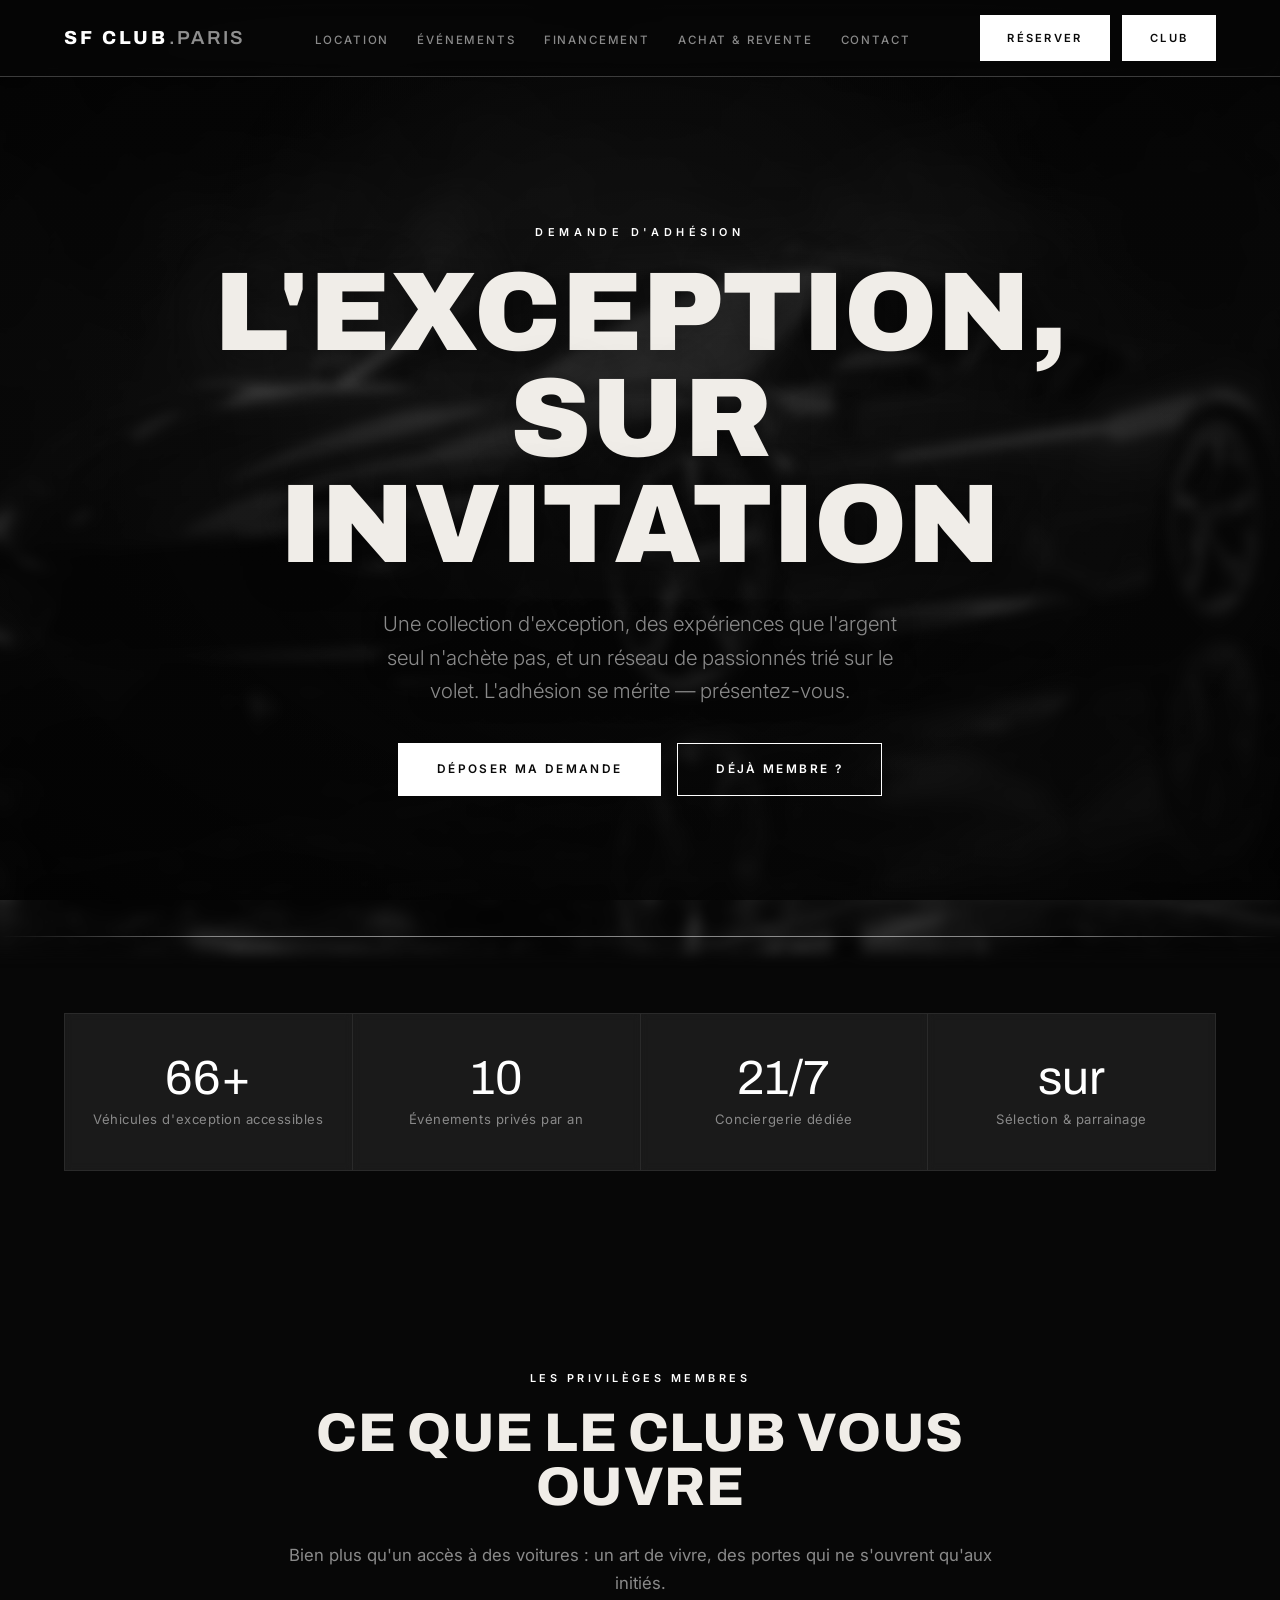
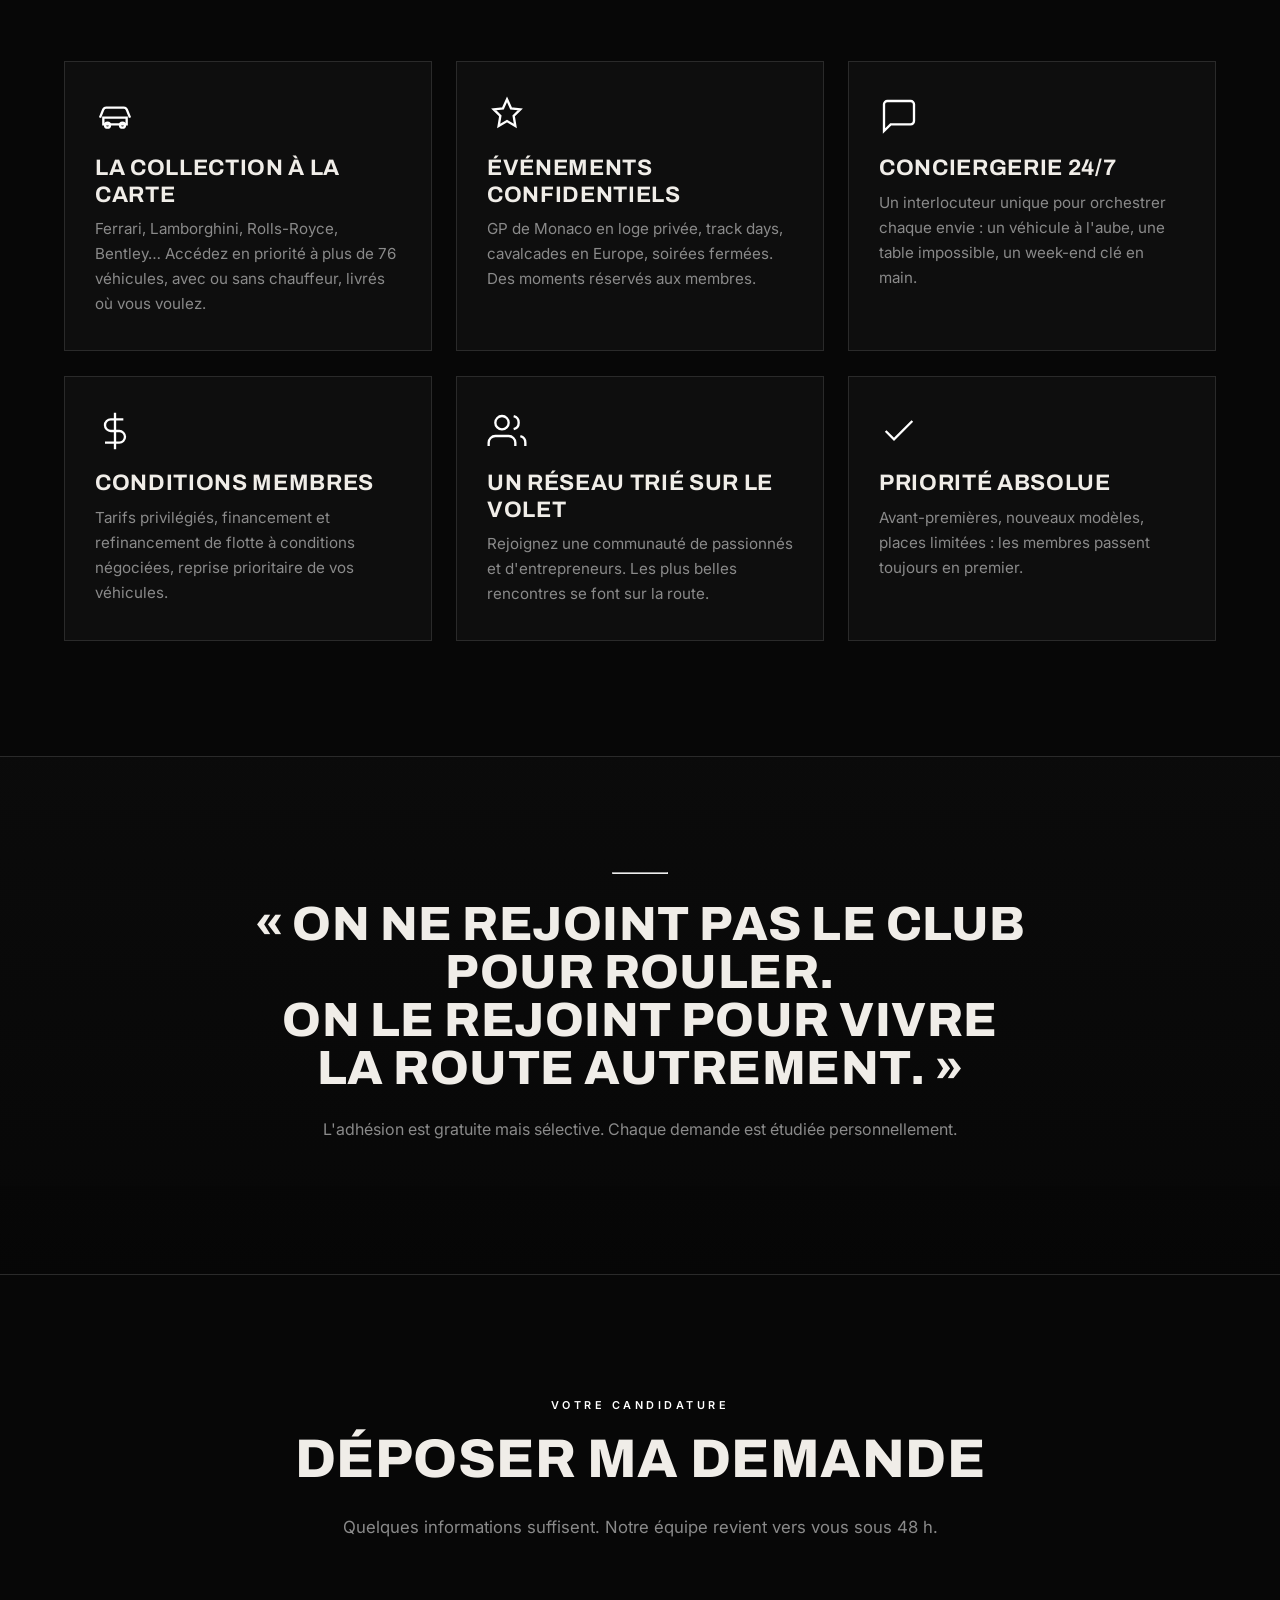
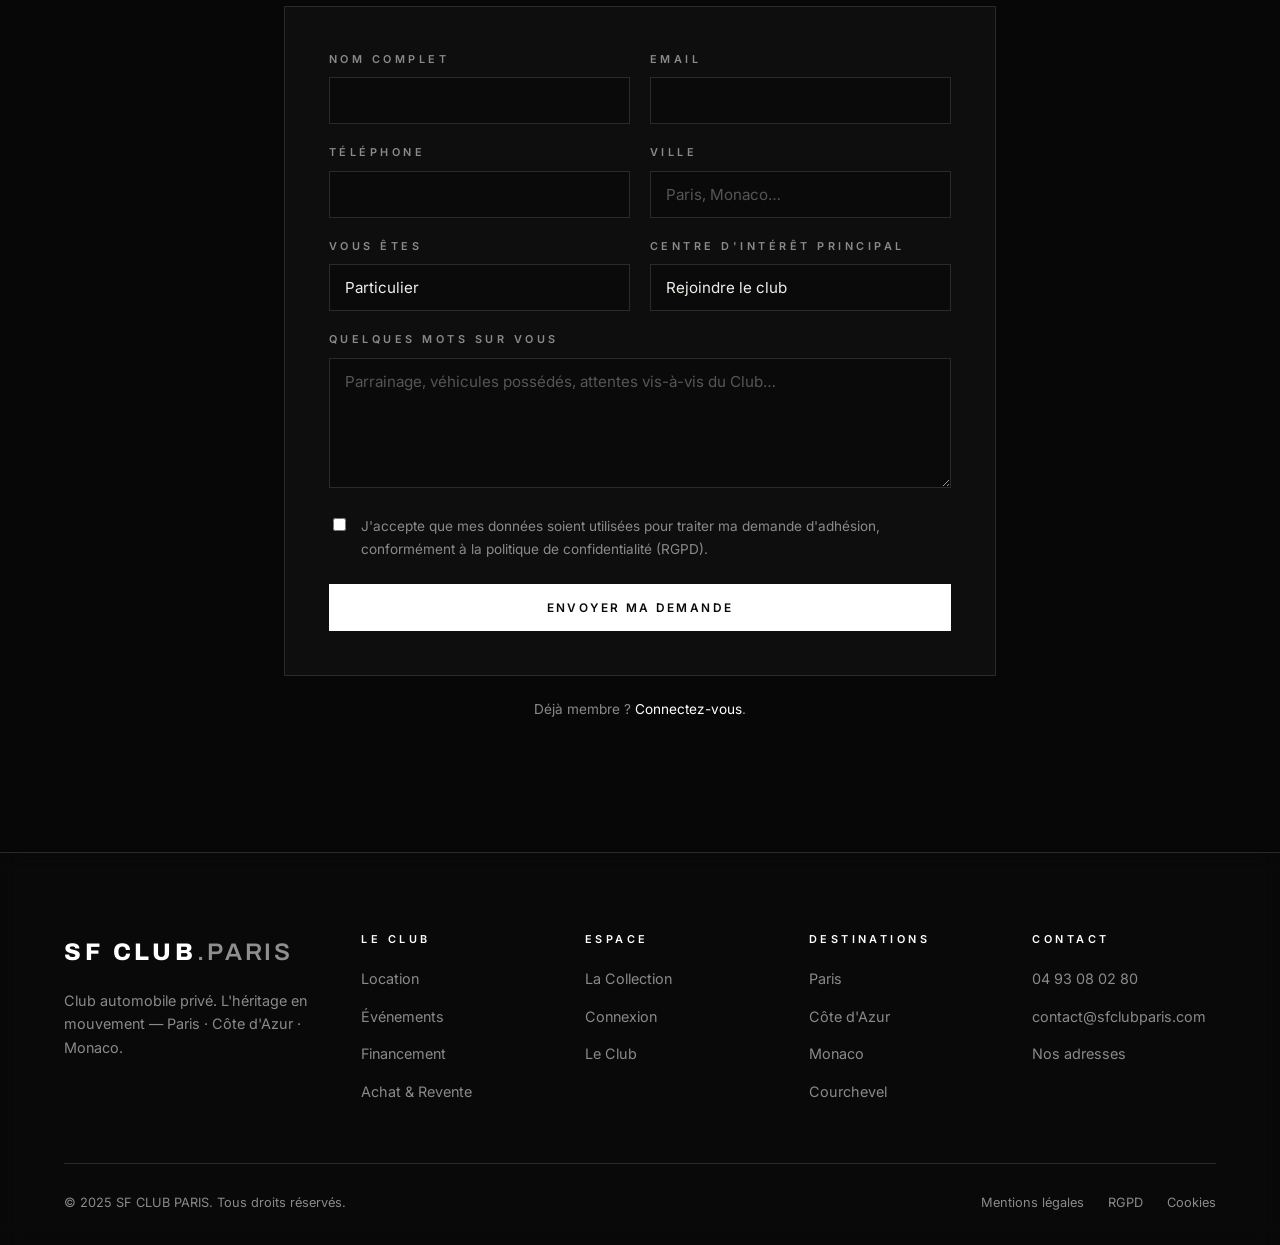
<file: rejoindre.html>
<!DOCTYPE html>
<html lang="fr">
<head>
  <meta charset="UTF-8">
  <meta name="viewport" content="width=device-width, initial-scale=1.0">
  <title>Rejoindre le Club — SF CLUB PARIS</title>
  <meta name="description" content="Rejoignez SF CLUB PARIS, le club automobile privé. Accès à une collection d'exception, événements confidentiels, conciergerie et privilèges membres. Sur sélection.">
  <meta property="og:title" content="Rejoindre le Club — SF CLUB PARIS">
  <meta property="og:description" content="Accès à la collection, événements privés, conciergerie. Demande d'adhésion sur sélection.">
  <meta property="og:type" content="website">
  <link rel="icon" href="data:image/svg+xml,%3Csvg xmlns='http://www.w3.org/2000/svg' viewBox='0 0 32 32'%3E%3Crect width='32' height='32' fill='%230A0A0A'/%3E%3Ctext x='16' y='23' font-family='Georgia,serif' font-size='14' font-weight='700' fill='%23FFFFFF' text-anchor='middle'%3ESF%3C/text%3E%3C/svg%3E">
  <link rel="preconnect" href="https://fonts.googleapis.com">
  <link rel="preconnect" href="https://fonts.gstatic.com" crossorigin>
  <link href="https://fonts.googleapis.com/css2?family=Archivo:wght@500;600;700;800;900&family=Inter:wght@300;400;500;600&display=swap" rel="stylesheet">
  <link rel="stylesheet" href="style.css">
</head>
<body>

  <header class="nav">
    <div class="container nav__inner">
      <a href="index.html" class="logo">SF&nbsp;CLUB<span>.PARIS</span></a>
      <nav>
        <ul class="nav__menu">
          <li><a href="location.html">Location</a></li>
          <li><a href="evenements.html">Événements</a></li>
          <li><a href="financement.html">Financement</a></li>
          <li><a href="achat-revente.html">Achat &amp; Revente</a></li>
          <li><a href="contact.html">Contact</a></li>
        </ul>
      </nav>
      <div class="nav__actions"><a href="location.html" class="btn btn--solid nav__cta">Réserver</a><a href="club.html" class="btn btn--solid nav__cta nav__cta--club">Club</a></div>
      <button class="nav__toggle" aria-label="Menu" aria-expanded="false"><span></span></button>
    </div>
  </header>

  <main>

    <!-- ===== HERO ===== -->
    <section class="hero hero--compact">
      <div class="container hero__inner">
        <span class="eyebrow reveal">Demande d'adhésion</span>
        <h1 class="reveal" data-delay="1">L'exception, sur invitation</h1>
        <p class="hero__sub reveal" data-delay="2">Une collection d'exception, des expériences que l'argent seul n'achète pas, et un réseau de passionnés trié sur le volet. L'adhésion se mérite — présentez-vous.</p>
        <div class="btn-row reveal" data-delay="3">
          <a href="#demande" class="btn btn--solid btn--lg">Déposer ma demande</a>
          <a href="connexion.html" class="btn btn--lg">Déjà membre ?</a>
        </div>
      </div>
    </section>
    <hr class="gold-line">

    <!-- ===== CHIFFRES ===== -->
    <section class="section--tight">
      <div class="container">
        <div class="stats reveal">
          <div class="stat"><div class="stat__num">76+</div><div class="stat__label">Véhicules d'exception accessibles</div></div>
          <div class="stat"><div class="stat__num">12</div><div class="stat__label">Événements privés par an</div></div>
          <div class="stat"><div class="stat__num">24/7</div><div class="stat__label">Conciergerie dédiée</div></div>
          <div class="stat"><div class="stat__num">sur</div><div class="stat__label">Sélection &amp; parrainage</div></div>
        </div>
      </div>
    </section>

    <!-- ===== POURQUOI REJOINDRE ===== -->
    <section class="section">
      <div class="container">
        <div class="section-head">
          <span class="eyebrow">Les privilèges membres</span>
          <h2>Ce que le Club vous ouvre</h2>
          <p>Bien plus qu'un accès à des voitures : un art de vivre, des portes qui ne s'ouvrent qu'aux initiés.</p>
        </div>
        <div class="grid grid--3">
          <article class="card reveal">
            <div class="card__icon"><svg viewBox="0 0 24 24" fill="none" stroke="currentColor" stroke-width="1.4"><path d="M3 13l2-5a2 2 0 012-1h10a2 2 0 012 1l2 5M5 13h14v4H5z"/><circle cx="7.5" cy="17.5" r="1.5"/><circle cx="16.5" cy="17.5" r="1.5"/></svg></div>
            <h3>La collection à la carte</h3>
            <p>Ferrari, Lamborghini, Rolls-Royce, Bentley… Accédez en priorité à plus de 76 véhicules, avec ou sans chauffeur, livrés où vous voulez.</p>
          </article>
          <article class="card reveal" data-delay="1">
            <div class="card__icon"><svg viewBox="0 0 24 24" fill="none" stroke="currentColor" stroke-width="1.4"><path d="M12 2l2.4 5.4L20 8l-4 4 1 6-5-3-5 3 1-6-4-4 5.6-.6z"/></svg></div>
            <h3>Événements confidentiels</h3>
            <p>GP de Monaco en loge privée, track days, cavalcades en Europe, soirées fermées. Des moments réservés aux membres.</p>
          </article>
          <article class="card reveal" data-delay="2">
            <div class="card__icon"><svg viewBox="0 0 24 24" fill="none" stroke="currentColor" stroke-width="1.4"><path d="M21 15a2 2 0 01-2 2H7l-4 4V5a2 2 0 012-2h14a2 2 0 012 2z"/></svg></div>
            <h3>Conciergerie 24/7</h3>
            <p>Un interlocuteur unique pour orchestrer chaque envie : un véhicule à l'aube, une table impossible, un week-end clé en main.</p>
          </article>
          <article class="card reveal">
            <div class="card__icon"><svg viewBox="0 0 24 24" fill="none" stroke="currentColor" stroke-width="1.4"><path d="M12 1v22M17 5H9.5a3.5 3.5 0 000 7h5a3.5 3.5 0 010 7H6"/></svg></div>
            <h3>Conditions membres</h3>
            <p>Tarifs privilégiés, financement et refinancement de flotte à conditions négociées, reprise prioritaire de vos véhicules.</p>
          </article>
          <article class="card reveal" data-delay="1">
            <div class="card__icon"><svg viewBox="0 0 24 24" fill="none" stroke="currentColor" stroke-width="1.4"><path d="M17 21v-2a4 4 0 00-4-4H5a4 4 0 00-4 4v2"/><circle cx="9" cy="7" r="4"/><path d="M23 21v-2a4 4 0 00-3-3.87M16 3.13a4 4 0 010 7.75"/></svg></div>
            <h3>Un réseau trié sur le volet</h3>
            <p>Rejoignez une communauté de passionnés et d'entrepreneurs. Les plus belles rencontres se font sur la route.</p>
          </article>
          <article class="card reveal" data-delay="2">
            <div class="card__icon"><svg viewBox="0 0 24 24" fill="none" stroke="currentColor" stroke-width="1.4"><path d="M20 6L9 17l-5-5"/></svg></div>
            <h3>Priorité absolue</h3>
            <p>Avant-premières, nouveaux modèles, places limitées : les membres passent toujours en premier.</p>
          </article>
        </div>
      </div>
    </section>

    <!-- ===== MANIFESTE ===== -->
    <section class="section cta-band">
      <div class="container center" style="max-width:820px">
        <hr class="gold-line--short">
        <h2 class="reveal" style="font-size:clamp(1.8rem,4.5vw,3rem)">« On ne rejoint pas le Club pour rouler.<br>On le rejoint pour vivre la route autrement. »</h2>
        <p class="muted reveal" data-delay="1" style="margin-top:1.4rem">L'adhésion est gratuite mais sélective. Chaque demande est étudiée personnellement.</p>
      </div>
    </section>

    <!-- ===== FORMULAIRE ===== -->
    <section class="section" id="demande">
      <div class="container" style="max-width:760px">
        <div class="section-head">
          <span class="eyebrow">Votre candidature</span>
          <h2>Déposer ma demande</h2>
          <p>Quelques informations suffisent. Notre équipe revient vers vous sous 48 h.</p>
        </div>
        <form class="form-card reveal" data-form>
          <div class="form-grid">
            <div class="field">
              <label for="nom">Nom complet</label>
              <input type="text" id="nom" required>
            </div>
            <div class="field">
              <label for="email">Email</label>
              <input type="email" id="email" required>
            </div>
            <div class="field">
              <label for="tel">Téléphone</label>
              <input type="tel" id="tel" required>
            </div>
            <div class="field">
              <label for="ville">Ville</label>
              <input type="text" id="ville" placeholder="Paris, Monaco…">
            </div>
            <div class="field">
              <label for="profil">Vous êtes</label>
              <select id="profil">
                <option>Particulier</option>
                <option>Société</option>
              </select>
            </div>
            <div class="field">
              <label for="interet">Centre d'intérêt principal</label>
              <select id="interet">
                <option>Rejoindre le club</option>
                <option>Location de véhicules</option>
                <option>Événements &amp; expériences</option>
                <option>Achat / Revente</option>
                <option>Financement</option>
                <option>L'ensemble des services</option>
              </select>
            </div>
          </div>
          <div class="field" style="margin-top:20px">
            <label for="message">Quelques mots sur vous</label>
            <textarea id="message" placeholder="Parrainage, véhicules possédés, attentes vis-à-vis du Club…"></textarea>
          </div>
          <label class="checkbox" style="margin-bottom:24px">
            <input type="checkbox" required>
            <span>J'accepte que mes données soient utilisées pour traiter ma demande d'adhésion, conformément à la politique de confidentialité (RGPD).</span>
          </label>
          <button type="submit" class="btn btn--solid btn--lg btn--block">Envoyer ma demande</button>
          <div class="form-msg">Merci ! Votre demande d'accès au Club a bien été enregistrée. Notre équipe vous recontacte sous 48 h.</div>
        </form>
        <p class="muted center" style="margin-top:1.4rem;font-size:.85rem">Déjà membre ? <a href="connexion.html" class="gold">Connectez-vous</a>.</p>
      </div>
    </section>

  </main>

  <footer class="footer">
    <div class="container">
      <div class="footer__top">
        <div class="footer__brand">
          <a href="index.html" class="logo">SF&nbsp;CLUB<span>.PARIS</span></a>
          <p>Club automobile privé. L'héritage en mouvement — Paris · Côte d'Azur · Monaco.</p>
        </div>
        <div class="footer__col">
          <h4>Le Club</h4>
          <ul>
            <li><a href="location.html">Location</a></li>
            <li><a href="evenements.html">Événements</a></li>
            <li><a href="financement.html">Financement</a></li>
            <li><a href="achat-revente.html">Achat &amp; Revente</a></li>
          </ul>
        </div>
        <div class="footer__col">
          <h4>Espace</h4>
          <ul>
            <li><a href="luxe.html">La Collection</a></li>
            <li><a href="connexion.html">Connexion</a></li>
            <li><a href="club.html">Le Club</a></li>
          </ul>
        </div>
        <div class="footer__col">
          <h4>Destinations</h4>
          <ul>
            <li><a href="luxe.html">Paris</a></li>
            <li><a href="luxe.html">Côte d'Azur</a></li>
            <li><a href="luxe.html">Monaco</a></li>
            <li><a href="luxe.html">Courchevel</a></li>
          </ul>
        </div>
        <div class="footer__col">
          <h4>Contact</h4>
          <ul>
            <li><a href="tel:0493080280">04 93 08 02 80</a></li>
            <li><a href="mailto:contact@sfclubparis.com">contact@sfclubparis.com</a></li>
            <li><a href="contact.html">Nos adresses</a></li>
          </ul>
        </div>
      </div>
      <div class="footer__bottom">
        <span>© 2025 SF CLUB PARIS. Tous droits réservés.</span>
        <div class="footer__legal">
          <a href="#">Mentions légales</a>
          <a href="#">RGPD</a>
          <a href="#">Cookies</a>
        </div>
      </div>
    </div>
  </footer>

  <script src="script.js"></script>
</body>
</html>
</file>
<file: style.css>
/* ============================================================
   SF CLUB PARIS — Feuille de style globale
   Plateforme de location automobile premium
   ============================================================ */

/* ---------- Tokens / Variables ---------- */
:root {
  /* Couleurs */
  --bg:            #0A0A0A;
  --bg-2:          #111111;
  --card:          #161616;
  --gold:          #FFFFFF;   /* Rouge Ferrari — accent principal de la marque */
  --gold-light:    #EDEDED;   /* Rouge clair (survols, dégradés) */
  --text:          #F0EDE8;
  --text-muted:    #8A8A8A;
  --border:        #2A2A2A;
  --white:         #FFFFFF;

  /* Typo */
  --serif:  'Archivo', 'Inter', -apple-system, sans-serif;  /* Grotesque condensé — identité club */
  --sans:   'Inter', -apple-system, BlinkMacSystemFont, 'Segoe UI', sans-serif;

  /* Mesures */
  --maxw:      1200px;
  --radius:    2px;
  --gutter:    24px;
  --nav-h:     76px;
  --ease:      cubic-bezier(0.22, 0.61, 0.36, 1);
}

/* ---------- Reset ---------- */
*,
*::before,
*::after { box-sizing: border-box; }

html { scroll-behavior: smooth; -webkit-text-size-adjust: 100%; }

body {
  margin: 0;
  background: var(--bg);
  color: var(--text);
  font-family: var(--sans);
  font-size: 16px;
  font-weight: 400;
  line-height: 1.65;
  -webkit-font-smoothing: antialiased;
  text-rendering: optimizeLegibility;
}

img { max-width: 100%; display: block; }

a { color: inherit; text-decoration: none; }

button { font-family: inherit; cursor: pointer; }

/* ---------- Typographie ---------- */
h1, h2, h3, h4 {
  font-family: var(--serif);
  font-weight: 600;
  letter-spacing: 0.05em;
  line-height: 1.18;
  margin: 0 0 0.5em;
  color: var(--text);
}

h1 { font-size: clamp(2.4rem, 5.5vw, 4.1rem); font-weight: 600; }
h2 { font-size: clamp(1.8rem, 3.5vw, 2.7rem); }
h3 { font-size: clamp(1.2rem, 2vw, 1.5rem); }
h4 { font-size: 1.05rem; }

p { margin: 0 0 1rem; }

.muted { color: var(--text-muted); }
.gold  { color: var(--gold); }

.eyebrow {
  font-family: var(--sans);
  font-size: 0.74rem;
  font-weight: 500;
  letter-spacing: 0.28em;
  text-transform: uppercase;
  color: var(--gold);
  display: inline-block;
  margin-bottom: 1.1rem;
}

/* ---------- Layout helpers ---------- */
.container {
  width: 100%;
  max-width: var(--maxw);
  margin: 0 auto;
  padding: 0 var(--gutter);
}

.section {
  padding: clamp(64px, 9vw, 120px) 0;
}

.section--tight { padding: clamp(48px, 6vw, 80px) 0; }

.section-head {
  max-width: 720px;
  margin: 0 auto clamp(40px, 6vw, 64px);
  text-align: center;
}
.section-head p { color: var(--text-muted); font-size: 1.05rem; }

.center { text-align: center; }

/* ---------- Ligne dorée séparateur ---------- */
.gold-line {
  width: 100%;
  height: 1px;
  border: 0;
  background: linear-gradient(90deg,
    transparent 0%,
    var(--gold) 18%,
    var(--gold) 82%,
    transparent 100%);
  opacity: 0.55;
  margin: 0;
}
.gold-line--short {
  width: 64px;
  height: 2px;
  margin: 0 auto 1.6rem;
  background: var(--gold);
  opacity: 0.9;
}

/* ---------- Boutons ---------- */
.btn {
  display: inline-flex;
  align-items: center;
  justify-content: center;
  gap: 0.5em;
  padding: 0.9em 1.9em;
  font-family: var(--sans);
  font-size: 0.82rem;
  font-weight: 500;
  letter-spacing: 0.14em;
  text-transform: uppercase;
  border: 1px solid var(--gold);
  border-radius: var(--radius);
  background: transparent;
  color: var(--gold);
  transition: background .35s var(--ease), color .35s var(--ease),
              border-color .35s var(--ease);
  white-space: nowrap;
}
.btn:hover { background: var(--gold); color: #0A0A0A; }

.btn--solid {
  background: var(--gold);
  color: #0A0A0A;
}
.btn--solid:hover { background: var(--gold-light); border-color: var(--gold-light); }

.btn--ghost {
  border-color: var(--border);
  color: var(--text);
}
.btn--ghost:hover { border-color: var(--gold); background: transparent; color: var(--gold); }

.btn--lg { padding: 1.1em 2.5em; font-size: 0.85rem; }
.btn--block { width: 100%; }

.btn-row {
  display: flex;
  flex-wrap: wrap;
  gap: 16px;
}

/* ---------- Navigation ---------- */
.nav {
  position: sticky;
  top: 0;
  z-index: 100;
  background: rgba(10,10,10,0.86);
  backdrop-filter: blur(14px);
  border-bottom: 1px solid var(--border);
}
.nav__inner {
  height: var(--nav-h);
  display: flex;
  align-items: center;
  justify-content: space-between;
  gap: 24px;
}
.logo {
  font-family: var(--serif);
  font-size: 1.4rem;
  font-weight: 600;
  letter-spacing: 0.12em;
  color: var(--text);
  flex-shrink: 0;
}
.logo span { color: var(--gold); }

.nav__menu {
  display: flex;
  align-items: center;
  gap: 28px;
  list-style: none;
  margin: 0;
  padding: 0;
}
.nav__menu a {
  font-size: 0.82rem;
  letter-spacing: 0.04em;
  color: var(--text-muted);
  transition: color .3s var(--ease);
  position: relative;
  padding: 4px 0;
}
.nav__menu a::after {
  content: '';
  position: absolute;
  left: 0; bottom: -2px;
  width: 0; height: 1px;
  background: var(--gold);
  transition: width .3s var(--ease);
}
.nav__menu a:hover,
.nav__menu a.is-active { color: var(--text); }
.nav__menu a:hover::after,
.nav__menu a.is-active::after { width: 100%; }

.nav__cta { flex-shrink: 0; }
.nav__actions { display: flex; align-items: center; gap: 12px; flex-shrink: 0; }

.nav__toggle {
  display: none;
  background: none;
  border: 0;
  width: 40px; height: 40px;
  padding: 8px;
  color: var(--text);
}
.nav__toggle span,
.nav__toggle span::before,
.nav__toggle span::after {
  content: '';
  display: block;
  height: 1.5px;
  width: 24px;
  background: var(--text);
  transition: transform .3s var(--ease), opacity .3s var(--ease);
}
.nav__toggle span { position: relative; }
.nav__toggle span::before { position: absolute; top: -7px; }
.nav__toggle span::after  { position: absolute; top: 7px; }
.nav.is-open .nav__toggle span { background: transparent; }
.nav.is-open .nav__toggle span::before { transform: translateY(7px) rotate(45deg); }
.nav.is-open .nav__toggle span::after  { transform: translateY(-7px) rotate(-45deg); }

/* ---------- Hero ---------- */
.hero {
  position: relative;
  display: flex;
  align-items: center;
  min-height: calc(100vh - var(--nav-h));
  padding: clamp(60px, 10vw, 120px) 0;
  background:
    radial-gradient(ellipse 80% 60% at 50% -10%, rgba(255,255,255,0.08), transparent 60%),
    var(--bg);
  overflow: hidden;
}
.hero--compact {
  min-height: 0;
  padding: clamp(70px, 11vw, 140px) 0;
  text-align: center;
}
.hero__inner { max-width: 820px; }
.hero--compact .hero__inner { margin: 0 auto; }
.hero h1 { margin-bottom: 0.4em; }
.hero__sub {
  font-size: clamp(1.02rem, 1.6vw, 1.22rem);
  color: var(--text-muted);
  max-width: 620px;
  margin-bottom: 2.2rem;
}
.hero--compact .hero__sub { margin-left: auto; margin-right: auto; }

.badge {
  display: inline-flex;
  align-items: center;
  gap: 0.5em;
  padding: 0.45em 1em;
  border: 1px solid var(--gold);
  border-radius: 100px;
  font-size: 0.7rem;
  letter-spacing: 0.18em;
  text-transform: uppercase;
  color: var(--gold);
  margin-bottom: 1.6rem;
}
.badge--soft {
  border-color: var(--border);
  color: var(--text-muted);
}

/* ---------- Stats ---------- */
.stats {
  display: grid;
  grid-template-columns: repeat(4, 1fr);
  gap: 1px;
  background: var(--border);
  border: 1px solid var(--border);
}
.stat {
  background: var(--bg);
  padding: 40px 24px;
  text-align: center;
}
.stat__num {
  font-family: var(--serif);
  font-size: clamp(2.2rem, 4vw, 3rem);
  color: var(--gold);
  line-height: 1;
  margin-bottom: 0.4rem;
}
.stat__label {
  font-size: 0.82rem;
  color: var(--text-muted);
  letter-spacing: 0.04em;
}

/* ---------- Steps ---------- */
.steps {
  display: grid;
  grid-template-columns: repeat(3, 1fr);
  gap: 40px;
}
.step { text-align: center; }
.step__icon {
  width: 56px; height: 56px;
  margin: 0 auto 1.4rem;
  color: var(--gold);
}
.step__icon svg { width: 100%; height: 100%; }
.step__n {
  font-family: var(--serif);
  font-size: 0.8rem;
  letter-spacing: 0.2em;
  color: var(--gold);
  display: block;
  margin-bottom: 0.6rem;
}

/* ---------- Cards génériques ---------- */
.grid {
  display: grid;
  gap: 24px;
}
.grid--2 { grid-template-columns: repeat(2, 1fr); }
.grid--3 { grid-template-columns: repeat(3, 1fr); }
.grid--4 { grid-template-columns: repeat(4, 1fr); }

.card {
  background: var(--card);
  border: 1px solid var(--border);
  border-radius: var(--radius);
  padding: 34px 30px;
  transition: border-color .4s var(--ease), transform .4s var(--ease);
}
.card:hover {
  border-color: rgba(255,255,255,0.55);
  transform: translateY(-3px);
}
.card__icon {
  width: 40px; height: 40px;
  color: var(--gold);
  margin-bottom: 1.2rem;
}
.card__icon svg { width: 100%; height: 100%; }
.card h3 { margin-bottom: 0.5rem; }
.card p { color: var(--text-muted); font-size: 0.95rem; margin: 0; }

/* Pilier card avec numéro */
.pillar__n {
  font-family: var(--serif);
  font-size: 0.78rem;
  letter-spacing: 0.2em;
  color: var(--gold);
  display: block;
  margin-bottom: 1rem;
}

/* ---------- Feature founder ---------- */
.founder {
  background: var(--bg-2);
  border: 1px solid var(--border);
  border-radius: var(--radius);
  padding: clamp(40px, 6vw, 72px);
  display: grid;
  grid-template-columns: 1fr 1fr;
  gap: 48px;
  align-items: center;
}
.founder__logo {
  font-family: var(--serif);
  font-size: clamp(1.8rem, 3vw, 2.4rem);
  letter-spacing: 0.06em;
  margin-bottom: 0.6rem;
}
.founder__logo small {
  display: block;
  font-family: var(--sans);
  font-size: 0.72rem;
  letter-spacing: 0.26em;
  text-transform: uppercase;
  color: var(--gold);
  margin-top: 0.5rem;
}
.founder ul {
  list-style: none;
  margin: 0 0 1.8rem;
  padding: 0;
}
.founder li {
  padding: 0.6rem 0;
  border-bottom: 1px solid var(--border);
  color: var(--text-muted);
  font-size: 0.95rem;
  display: flex;
  justify-content: space-between;
  gap: 16px;
}
.founder li span { color: var(--text); }

/* ---------- Arguments / why ---------- */
.why { display: grid; grid-template-columns: repeat(3,1fr); gap: 40px; }
.why__item { text-align: left; }
.why__item h3 { font-size: 1.25rem; }
.why__num {
  font-family: var(--serif);
  font-size: 2.4rem;
  color: var(--border);
  display: block;
  margin-bottom: 0.6rem;
  line-height: 1;
}

/* ---------- Forms ---------- */
.form-card {
  background: var(--card);
  border: 1px solid var(--border);
  border-radius: var(--radius);
  padding: clamp(28px, 4vw, 44px);
}
.field { margin-bottom: 20px; }
.field label {
  display: block;
  font-size: 0.74rem;
  letter-spacing: 0.14em;
  text-transform: uppercase;
  color: var(--text-muted);
  margin-bottom: 0.55rem;
}
.input,
.field input,
.field select,
.field textarea {
  width: 100%;
  background: var(--bg);
  border: 1px solid var(--border);
  border-radius: var(--radius);
  color: var(--text);
  font-family: var(--sans);
  font-size: 0.95rem;
  padding: 0.85em 1em;
  transition: border-color .3s var(--ease);
}
.field input:focus,
.field select:focus,
.field textarea:focus {
  outline: none;
  border-color: var(--gold);
}
.field textarea { resize: vertical; min-height: 130px; }
.field input::placeholder,
.field textarea::placeholder { color: #555; }

.input-icon {
  position: relative;
}
.input-icon svg {
  position: absolute;
  left: 14px; top: 50%;
  transform: translateY(-50%);
  width: 18px; height: 18px;
  color: var(--gold);
  pointer-events: none;
}
.input-icon input { padding-left: 44px; }

.form-grid {
  display: grid;
  grid-template-columns: repeat(2, 1fr);
  gap: 20px;
}
.form-grid .field { margin-bottom: 0; }
.form-grid--search {
  grid-template-columns: 1.4fr 1fr 1fr 1fr auto;
  align-items: end;
}

.checkbox {
  display: flex;
  align-items: flex-start;
  gap: 12px;
  font-size: 0.85rem;
  color: var(--text-muted);
}
.checkbox input { width: auto; margin-top: 3px; accent-color: var(--gold); }

select {
  appearance: none;
  background-image: url("data:image/svg+xml,%3Csvg xmlns='http://www.w3.org/2000/svg' width='12' height='8' viewBox='0 0 12 8'%3E%3Cpath fill='%23E10600' d='M6 8L0 0h12z'/%3E%3C/svg%3E");
  background-repeat: no-repeat;
  background-position: right 16px center;
  padding-right: 40px;
}

.form-note {
  font-size: 0.8rem;
  color: var(--text-muted);
  margin-top: 1.2rem;
}

.form-msg {
  display: none;
  margin-top: 1.2rem;
  padding: 1em 1.2em;
  border: 1px solid var(--gold);
  border-radius: var(--radius);
  color: var(--gold-light);
  font-size: 0.9rem;
  background: rgba(255,255,255,0.06);
}
.form-msg.is-visible { display: block; }

/* ---------- Filtres (barre) ---------- */
.filters {
  display: flex;
  flex-wrap: wrap;
  gap: 28px 40px;
  padding: 28px 0;
  border-top: 1px solid var(--border);
  border-bottom: 1px solid var(--border);
}
.filter-group { display: flex; flex-direction: column; gap: 12px; }
.filter-group__label {
  font-size: 0.68rem;
  letter-spacing: 0.2em;
  text-transform: uppercase;
  color: var(--gold);
}
.filter-chips { display: flex; flex-wrap: wrap; gap: 10px; }
.chip {
  background: transparent;
  border: 1px solid var(--border);
  border-radius: 100px;
  color: var(--text-muted);
  font-size: 0.8rem;
  letter-spacing: 0.04em;
  padding: 0.5em 1.1em;
  transition: all .3s var(--ease);
}
.chip:hover { border-color: var(--gold); color: var(--text); }
.chip.is-active {
  background: var(--gold);
  border-color: var(--gold);
  color: #0A0A0A;
}

/* ---------- Loueur cards (marketplace) ---------- */
.renter {
  background: var(--card);
  border: 1px solid var(--border);
  border-radius: var(--radius);
  padding: 34px 32px;
  transition: border-color .4s var(--ease), transform .4s var(--ease);
}
.renter:hover { border-color: rgba(255,255,255,0.5); transform: translateY(-3px); }
.renter--featured {
  border: 2px solid var(--gold);
  background: linear-gradient(180deg, rgba(255,255,255,0.05), transparent 40%), var(--card);
}
.renter__head {
  display: flex;
  align-items: baseline;
  justify-content: space-between;
  gap: 16px;
  margin-bottom: 0.4rem;
}
.renter__zones { color: var(--gold); font-size: 0.85rem; letter-spacing: 0.04em; }
.renter dl {
  margin: 1.4rem 0;
  display: grid;
  grid-template-columns: auto 1fr;
  gap: 0.55rem 1.2rem;
  font-size: 0.9rem;
}
.renter dt { color: var(--text-muted); }
.renter dd { margin: 0; text-align: right; color: var(--text); }

/* ---------- Étoiles ---------- */
.stars { color: var(--gold); letter-spacing: 2px; font-size: 0.95rem; }
.stars small { color: var(--text-muted); letter-spacing: 0; margin-left: 6px; }

/* ---------- Véhicule cards (luxe / comparateur) ---------- */
.cars {
  display: grid;
  grid-template-columns: repeat(3, 1fr);
  gap: 24px;
}
.car {
  background: var(--card);
  border: 1px solid var(--border);
  border-radius: var(--radius);
  padding: 28px 26px;
  display: flex;
  flex-direction: column;
  transition: border-color .4s var(--ease), transform .4s var(--ease);
}
.car:hover { border-color: rgba(255,255,255,0.55); transform: translateY(-3px); }
.car__cat {
  align-self: flex-start;
  font-size: 0.62rem;
  letter-spacing: 0.16em;
  text-transform: uppercase;
  color: var(--gold);
  border: 1px solid var(--border);
  border-radius: 100px;
  padding: 0.35em 0.85em;
  margin-bottom: 1.1rem;
}
.car h3 { font-size: 1.28rem; margin-bottom: 0.7rem; min-height: 2.6em; }
.car__price {
  font-size: 0.9rem;
  color: var(--text-muted);
  margin-bottom: 1.2rem;
}
.car__price b {
  display: block;
  font-family: var(--serif);
  font-size: 1.5rem;
  font-weight: 600;
  color: var(--text);
}
.car__specs {
  list-style: none;
  margin: 0 0 1.6rem;
  padding: 1.2rem 0 0;
  border-top: 1px solid var(--border);
  display: grid;
  gap: 0.55rem;
  font-size: 0.85rem;
  color: var(--text-muted);
}
.car__specs li { display: flex; align-items: center; gap: 0.6rem; }
.car__specs svg { width: 15px; height: 15px; color: var(--gold); flex-shrink: 0; }
.car .btn { margin-top: auto; }

.results-count {
  font-size: 0.85rem;
  color: var(--text-muted);
  letter-spacing: 0.04em;
  margin-bottom: 28px;
}

/* ---------- Infographie mutualisation ---------- */
.flow {
  display: grid;
  grid-template-columns: repeat(3, 1fr);
  gap: 0;
  border: 1px solid var(--border);
  border-radius: var(--radius);
  overflow: hidden;
}
.flow__step {
  padding: 40px 32px;
  border-right: 1px solid var(--border);
  position: relative;
}
.flow__step:last-child { border-right: 0; }
.flow__n {
  font-family: var(--serif);
  font-size: 2.6rem;
  color: var(--gold);
  line-height: 1;
  margin-bottom: 1rem;
}

.concept {
  display: grid;
  grid-template-columns: repeat(3, 1fr);
  gap: 24px;
}
.concept__item {
  border-left: 1px solid var(--gold);
  padding-left: 24px;
}
.concept__item h4 {
  font-family: var(--sans);
  font-size: 0.72rem;
  letter-spacing: 0.2em;
  text-transform: uppercase;
  color: var(--gold);
  margin-bottom: 0.7rem;
}

/* ---------- Simulateur ---------- */
.sim {
  display: grid;
  grid-template-columns: 1.2fr 1fr;
  gap: 0;
  background: var(--card);
  border: 1px solid var(--border);
  border-radius: var(--radius);
  overflow: hidden;
}
.sim__controls { padding: clamp(28px, 4vw, 44px); }
.sim__result {
  padding: clamp(28px, 4vw, 44px);
  background: var(--bg-2);
  border-left: 1px solid var(--border);
  display: flex;
  flex-direction: column;
  justify-content: center;
  text-align: center;
}
.slider { margin-bottom: 30px; }
.slider__top {
  display: flex;
  justify-content: space-between;
  align-items: baseline;
  margin-bottom: 0.7rem;
}
.slider__top label {
  font-size: 0.74rem;
  letter-spacing: 0.14em;
  text-transform: uppercase;
  color: var(--text-muted);
}
.slider__val { color: var(--gold); font-weight: 500; font-size: 0.95rem; }
.slider input[type="range"] {
  -webkit-appearance: none;
  appearance: none;
  width: 100%;
  height: 2px;
  background: var(--border);
  outline: none;
}
.slider input[type="range"]::-webkit-slider-thumb {
  -webkit-appearance: none;
  appearance: none;
  width: 18px; height: 18px;
  border-radius: 50%;
  background: var(--gold);
  cursor: pointer;
  border: 3px solid var(--bg);
  box-shadow: 0 0 0 1px var(--gold);
}
.slider input[type="range"]::-moz-range-thumb {
  width: 18px; height: 18px;
  border-radius: 50%;
  background: var(--gold);
  cursor: pointer;
  border: 3px solid var(--bg);
}
.sim__amount {
  font-family: var(--serif);
  font-size: clamp(2.6rem, 6vw, 3.6rem);
  color: var(--gold);
  line-height: 1;
  margin: 0.4rem 0;
}
.sim__amount small { font-size: 1rem; color: var(--text-muted); }

/* ---------- Contact split ---------- */
.contact-grid {
  display: grid;
  grid-template-columns: 0.85fr 1.15fr;
  gap: 56px;
}
.contact-info dl { margin: 0; }
.contact-info dt {
  font-size: 0.7rem;
  letter-spacing: 0.18em;
  text-transform: uppercase;
  color: var(--gold);
  margin: 1.6rem 0 0.4rem;
}
.contact-info dd {
  margin: 0;
  color: var(--text-muted);
  font-size: 0.96rem;
}
.contact-info dd a:hover { color: var(--gold); }

/* ---------- CTA band ---------- */
.cta-band {
  background:
    radial-gradient(ellipse 70% 120% at 50% 0%, rgba(255,255,255,0.08), transparent 60%),
    var(--bg-2);
  border-top: 1px solid var(--border);
  border-bottom: 1px solid var(--border);
  text-align: center;
}

/* ---------- Footer ---------- */
.footer {
  background: var(--bg-2);
  border-top: 1px solid var(--border);
  padding: clamp(56px, 7vw, 80px) 0 32px;
}
.footer__top {
  display: grid;
  grid-template-columns: 1.4fr repeat(4, 1fr);
  gap: 40px;
  margin-bottom: 48px;
}
.footer__brand .logo { font-size: 1.5rem; margin-bottom: 1rem; display: inline-block; }
.footer__brand p { color: var(--text-muted); font-size: 0.9rem; max-width: 260px; }
.footer__col h4 {
  font-family: var(--sans);
  font-size: 0.72rem;
  letter-spacing: 0.18em;
  text-transform: uppercase;
  color: var(--gold);
  margin-bottom: 1.2rem;
}
.footer__col ul { list-style: none; margin: 0; padding: 0; }
.footer__col li { margin-bottom: 0.7rem; }
.footer__col a {
  color: var(--text-muted);
  font-size: 0.9rem;
  transition: color .3s var(--ease);
}
.footer__col a:hover { color: var(--text); }
.footer__bottom {
  border-top: 1px solid var(--border);
  padding-top: 28px;
  display: flex;
  flex-wrap: wrap;
  justify-content: space-between;
  gap: 16px;
  font-size: 0.8rem;
  color: var(--text-muted);
}
.footer__bottom a { color: var(--text-muted); }
.footer__bottom a:hover { color: var(--gold); }
.footer__legal { display: flex; flex-wrap: wrap; gap: 24px; }

/* ---------- Animations scroll ---------- */
.reveal {
  opacity: 0;
  transform: translateY(28px);
  transition: opacity .8s var(--ease), transform .8s var(--ease);
}
.reveal.is-visible { opacity: 1; transform: none; }
.reveal[data-delay="1"] { transition-delay: .08s; }
.reveal[data-delay="2"] { transition-delay: .16s; }
.reveal[data-delay="3"] { transition-delay: .24s; }

@media (prefers-reduced-motion: reduce) {
  .reveal { opacity: 1; transform: none; transition: none; }
  html { scroll-behavior: auto; }
  .preloader__logo,
  .preloader__line span,
  .preloader__tag { animation: none; opacity: 1; }
  .preloader__line span { width: 100%; }
  .hero::before { animation: none; }
}

/* ---------- Utilities ---------- */
.mt-0 { margin-top: 0; }
.mb-0 { margin-bottom: 0; }
.is-hidden { display: none !important; }

/* ============================================================
   RESPONSIVE
   ============================================================ */
@media (max-width: 1200px) {
  .footer__top { grid-template-columns: 1fr 1fr 1fr; }
  .footer__brand { grid-column: 1 / -1; }
}

@media (max-width: 1024px) {
  .form-grid--search { grid-template-columns: 1fr 1fr; }
  .form-grid--search .btn { grid-column: 1 / -1; width: 100%; }
}

@media (max-width: 900px) {
  .grid--4 { grid-template-columns: repeat(2, 1fr); }
  .stats   { grid-template-columns: repeat(2, 1fr); }
  .founder { grid-template-columns: 1fr; gap: 32px; }
  .sim     { grid-template-columns: 1fr; }
  .sim__result { border-left: 0; border-top: 1px solid var(--border); }
  .contact-grid { grid-template-columns: 1fr; gap: 40px; }
  .cars { grid-template-columns: repeat(2, 1fr); }
}

@media (max-width: 768px) {
  :root { --gutter: 18px; }

  .nav__menu,
  .nav__actions { display: none; }
  .nav__toggle { display: block; }

  .nav.is-open .nav__inner { flex-wrap: wrap; height: auto; padding-bottom: 16px; }
  .nav.is-open nav { width: 100%; order: 3; }
  .nav.is-open .nav__menu {
    display: flex;
    flex-direction: column;
    align-items: stretch;
    gap: 0;
    width: 100%;
    margin-top: 12px;
    border-top: 1px solid var(--border);
  }
  .nav.is-open .nav__menu a {
    padding: 14px 0;
    width: 100%;
    border-bottom: 1px solid var(--border);
    color: var(--text);
  }
  .nav.is-open .nav__actions {
    display: flex;
    flex-direction: column;
    align-items: stretch;
    gap: 10px;
    width: 100%;
    order: 4;
    margin-top: 14px;
  }
  .nav.is-open .nav__actions .btn { width: 100%; }

  .steps,
  .grid--3,
  .why,
  .concept,
  .flow { grid-template-columns: 1fr; }

  .flow__step { border-right: 0; border-bottom: 1px solid var(--border); }
  .flow__step:last-child { border-bottom: 0; }

  .renter dl { grid-template-columns: 1fr; gap: 0.3rem; }
  .renter dd { text-align: left; color: var(--gold); }

  .form-grid { grid-template-columns: 1fr; }
}

@media (max-width: 560px) {
  .grid--4,
  .stats,
  .cars { grid-template-columns: 1fr; }
  .btn-row .btn { width: 100%; }
  .footer__top { grid-template-columns: 1fr 1fr; }
}

/* ============================================================
   PRÉLOADER & MOUVEMENT
   ============================================================ */
body.is-loading { overflow: hidden; }

.preloader {
  position: fixed;
  inset: 0;
  z-index: 9999;
  display: flex;
  align-items: center;
  justify-content: center;
  background: var(--bg);
  transition: opacity .9s var(--ease), visibility .9s var(--ease);
}
.preloader.is-done {
  opacity: 0;
  visibility: hidden;
  pointer-events: none;
}
.preloader__inner { text-align: center; padding: 0 24px; }
.preloader__logo {
  font-family: var(--serif);
  font-size: clamp(2.2rem, 6vw, 3.6rem);
  font-weight: 600;
  letter-spacing: 0.14em;
  color: var(--text);
  opacity: 0;
  animation: pl-fade-up 1s var(--ease) forwards .15s;
}
.preloader__logo span { color: var(--gold); }
.preloader__line {
  width: min(260px, 60vw);
  height: 1px;
  margin: 22px auto 18px;
  background: var(--border);
  overflow: hidden;
}
.preloader__line span {
  display: block;
  height: 100%;
  width: 0;
  background: linear-gradient(90deg, var(--gold), var(--gold-light));
  animation: pl-line 1.6s var(--ease) forwards .35s;
}
.preloader__tag {
  font-size: 0.7rem;
  letter-spacing: 0.32em;
  text-transform: uppercase;
  color: var(--text-muted);
  opacity: 0;
  animation: pl-fade 1s var(--ease) forwards .85s;
}
@keyframes pl-fade-up { from { opacity: 0; transform: translateY(16px); } to { opacity: 1; transform: none; } }
@keyframes pl-fade   { to { opacity: 1; } }
@keyframes pl-line   { to { width: 100%; } }

/* Nav : état renforcé au scroll */
.nav { transition: background .4s var(--ease), box-shadow .4s var(--ease); }
.nav--scrolled { background: rgba(10,10,10,0.97); box-shadow: 0 1px 0 rgba(255,255,255,0.14); }

/* Halo doré flottant dans le hero */
.hero { isolation: isolate; }
.hero::before {
  content: '';
  position: absolute;
  top: -32%;
  left: 50%;
  width: 90vw;
  max-width: 1100px;
  aspect-ratio: 1 / 1;
  transform: translateX(-50%);
  background: radial-gradient(circle, rgba(255,255,255,0.12), transparent 60%);
  animation: hero-float 16s ease-in-out infinite;
  pointer-events: none;
  z-index: -1;
}
@keyframes hero-float {
  0%, 100% { transform: translateX(-50%) translateY(0) scale(1); opacity: .85; }
  50%      { transform: translateX(-50%) translateY(28px) scale(1.07); opacity: 1; }
}

/* Variantes de reveal (mouvement latéral) */
.reveal--left  { transform: translateX(-32px); }
.reveal--right { transform: translateX(32px); }
.reveal--left.is-visible,
.reveal--right.is-visible { transform: none; }

.car, .card, .renter { will-change: transform; }

/* Préloader : ignoré après la 1re visite de la session */
.preloader.is-skipped { display: none; }

/* Transitions entre pages */
main { animation: page-in .7s var(--ease) both; }
@keyframes page-in { from { opacity: 0; transform: translateY(10px); } to { opacity: 1; transform: none; } }
body.page-leaving { opacity: 0; transition: opacity .35s var(--ease); }

/* Survol raffiné des cartes véhicule */
.car { position: relative; overflow: hidden; }
.car::after {
  content: '';
  position: absolute;
  top: 0; left: 0;
  height: 2px; width: 0;
  background: linear-gradient(90deg, var(--gold), var(--gold-light));
  transition: width .45s var(--ease);
}
.car:hover::after { width: 100%; }
.car:hover { transform: translateY(-6px); border-color: rgba(255,255,255,0.6); }
.car h3 { transition: color .35s var(--ease); }
.car:hover h3 { color: var(--gold-light); }
.car__cat { transition: border-color .35s var(--ease), color .35s var(--ease); }
.car:hover .car__cat { border-color: var(--gold); }

@media (prefers-reduced-motion: reduce) {
  main { animation: none; }
  body.page-leaving { opacity: 1; transition: none; }
}

/* ============================================================
   PORTE D'ENTRÉE (gate cinématographique — index)
   ============================================================ */
.gate { position: fixed; inset: 0; z-index: 10000; overflow: hidden; }
.gate.is-removed { display: none; }

.gate__door {
  position: absolute;
  top: 0; bottom: 0;
  width: 50.5%;
  background: linear-gradient(180deg, #101010 0%, #070707 100%);
  transition: transform 1.35s cubic-bezier(.76, 0, .24, 1);
  z-index: 2;
}
.gate__door--left  { left: 0;  border-right: 1px solid rgba(255,255,255,.45); }
.gate__door--right { right: 0; border-left:  1px solid rgba(255,255,255,.45); }
.gate.is-open .gate__door--left  { transform: translateX(-100%); }
.gate.is-open .gate__door--right { transform: translateX(100%); }

.gate__content {
  position: absolute;
  inset: 0;
  z-index: 3;
  display: flex;
  flex-direction: column;
  align-items: center;
  justify-content: center;
  text-align: center;
  padding: 0 24px;
  transition: opacity .55s var(--ease), transform .55s var(--ease);
}
.gate__content::before {
  content: '';
  position: absolute;
  width: min(900px, 90vw); aspect-ratio: 1/1;
  background: radial-gradient(circle, rgba(255,255,255,.12), transparent 62%);
  z-index: -1;
  animation: hero-float 14s ease-in-out infinite;
}
.gate.is-open .gate__content { opacity: 0; transform: scale(1.05); pointer-events: none; }

.gate__eyebrow {
  font-size: .7rem; letter-spacing: .34em; text-transform: uppercase;
  color: var(--gold); opacity: 0;
  animation: pl-fade-up .9s var(--ease) forwards .25s;
}
.gate__logo {
  font-family: var(--serif);
  font-size: clamp(2.6rem, 9vw, 5.4rem);
  font-weight: 600; letter-spacing: .12em; line-height: 1;
  margin: .35rem 0 .2rem; color: var(--text); opacity: 0;
  animation: pl-fade-up 1s var(--ease) forwards .4s;
}
.gate__logo span { color: var(--gold); }

.gate__car {
  width: min(820px, 94vw);
  margin: 1rem auto 1.4rem;
  opacity: 0;
  animation: car-enter 1.4s var(--ease) forwards .55s;
}
.gate__car svg { width: 100%; height: auto; display: block; animation: car-bob 5s ease-in-out infinite 2s; }

.gate__tag {
  color: var(--text-muted); font-size: 1rem; max-width: 460px;
  opacity: 0; animation: pl-fade-up 1s var(--ease) forwards .8s;
}
.gate__btn {
  margin-top: 1.8rem; opacity: 0;
  animation: pl-fade-up 1s var(--ease) forwards 1s, btn-pulse 2.6s ease-in-out infinite 2s;
}
.gate__hint {
  margin-top: 1rem; font-size: .72rem; letter-spacing: .2em; text-transform: uppercase;
  color: #6a6a6a; opacity: 0; animation: pl-fade-up 1s var(--ease) forwards 1.2s;
}

/* éléments animés du véhicule */
.car-headlight { animation: glow 2.8s ease-in-out infinite; transform-origin: center; }
.car-speed { animation: speed 2.6s ease-in-out infinite; }
.car-gleam { animation: gleam 5.5s ease-in-out infinite 2.4s; }

@keyframes car-enter { from { opacity: 0; transform: translateX(-70px); } to { opacity: 1; transform: none; } }
@keyframes car-bob   { 0%,100% { transform: translateY(0); } 50% { transform: translateY(-9px); } }
@keyframes glow      { 0%,100% { opacity: .45; } 50% { opacity: 1; } }
@keyframes speed     { 0% { opacity: 0; transform: translateX(24px); } 35% { opacity: .6; } 70% { opacity: 0; transform: translateX(-34px); } 100% { opacity: 0; } }
@keyframes gleam     { 0% { transform: translateX(-160px) skewX(-18deg); opacity: 0; } 18% { opacity: .5; } 42% { transform: translateX(920px) skewX(-18deg); opacity: 0; } 100% { opacity: 0; } }
@keyframes btn-pulse { 0%,100% { box-shadow: 0 0 0 0 rgba(255,255,255,.5); } 50% { box-shadow: 0 0 0 12px rgba(255,255,255,0); } }

/* ============================================================
   BARRE DE PROGRESSION & RETOUR EN HAUT
   ============================================================ */
.scroll-progress {
  position: fixed; top: 0; left: 0;
  height: 2px; width: 0;
  background: linear-gradient(90deg, var(--gold), var(--gold-light));
  z-index: 200;
  transition: width .12s linear;
}
.to-top {
  position: fixed; right: 22px; bottom: 22px;
  width: 48px; height: 48px;
  display: grid; place-items: center;
  border: 1px solid var(--gold); border-radius: 50%;
  background: rgba(10,10,10,.65); color: var(--gold);
  backdrop-filter: blur(8px);
  opacity: 0; transform: translateY(14px); pointer-events: none;
  transition: opacity .4s var(--ease), transform .4s var(--ease), background .3s var(--ease), color .3s var(--ease);
  z-index: 120;
}
.to-top.is-visible { opacity: 1; transform: none; pointer-events: auto; }
.to-top:hover { background: var(--gold); color: #0A0A0A; }
.to-top svg { width: 18px; height: 18px; }

/* ============================================================
   BANDEAU DE MARQUES DÉFILANT
   ============================================================ */
.marquee {
  overflow: hidden;
  border-top: 1px solid var(--border);
  border-bottom: 1px solid var(--border);
  padding: 24px 0;
  -webkit-mask-image: linear-gradient(90deg, transparent, #000 12%, #000 88%, transparent);
          mask-image: linear-gradient(90deg, transparent, #000 12%, #000 88%, transparent);
}
.marquee__track {
  display: flex; gap: 56px; width: max-content;
  animation: marquee 32s linear infinite;
}
.marquee:hover .marquee__track { animation-play-state: paused; }
.marquee span {
  font-family: var(--serif);
  font-size: clamp(1.1rem, 2vw, 1.5rem);
  letter-spacing: .1em; color: var(--text-muted);
  white-space: nowrap; transition: color .3s var(--ease);
}
.marquee span:hover { color: var(--gold); }
@keyframes marquee { to { transform: translateX(-50%); } }

/* ============================================================
   SURVOL ENRICHI — toutes les cartes
   ============================================================ */
.card, .renter { position: relative; overflow: hidden; }
.card::after, .renter::after {
  content: '';
  position: absolute; top: 0; left: 0;
  height: 2px; width: 0;
  background: linear-gradient(90deg, var(--gold), var(--gold-light));
  transition: width .45s var(--ease);
}
.card:hover::after, .renter:hover::after { width: 100%; }

@media (prefers-reduced-motion: reduce) {
  .gate__content::before,
  .gate__car, .gate__car svg,
  .car-headlight, .car-speed, .car-gleam,
  .gate__btn, .marquee__track,
  .gate__eyebrow, .gate__logo, .gate__tag, .gate__hint { animation: none !important; opacity: 1 !important; }
  .gate__door { transition: none; }
}

@media (max-width: 768px) {
  .to-top { right: 16px; bottom: 16px; width: 44px; height: 44px; }
}

/* ============================================================
   PORTE D'ENTRÉE — version vidéo (vraie Ferrari)
   ============================================================ */
.gate__media {
  position: absolute;
  inset: 0;
  width: 100%; height: 100%;
  object-fit: cover;
  z-index: 1;
  transition: transform 1.2s ease-in, filter 1s var(--ease);
}
.gate__scrim {
  position: absolute; inset: 0; z-index: 2;
  background:
    radial-gradient(ellipse at center, transparent 28%, rgba(10,10,10,.55) 100%),
    linear-gradient(180deg, rgba(10,10,10,.55) 0%, transparent 28%, transparent 52%, rgba(10,10,10,.92) 100%);
}
/* On masque l'ancienne illustration SVG : la vidéo prend le relais */
.gate__car { display: none; }

.gate__content { justify-content: flex-end; padding-bottom: clamp(48px, 10vh, 110px); }
.gate__logo  { text-shadow: 0 2px 40px rgba(0,0,0,.6); }
.gate__tag   { text-shadow: 0 2px 20px rgba(0,0,0,.7); }

.gate.is-open { opacity: 0; transition: opacity 1s var(--ease) .15s; pointer-events: none; }
.gate.is-open .gate__media { transform: scale(1.18); filter: brightness(.35); }

@media (prefers-reduced-motion: reduce) {
  .gate__media { transition: none; }
}

/* ============================================================
   FOND FERRARI FIXE & FLOUTÉ + FINITION PRO (thème rouge)
   ============================================================ */
html { background: #070707; }
body { background: transparent; }

/* La Ferrari reste fixe en fond, le contenu défile par-dessus */
body::before {
  content: '';
  position: fixed; inset: 0;
  background: url('assets/ferrari.png') center 35% / cover no-repeat;
  filter: blur(5px) brightness(.68) saturate(1.2);
  transform: scale(1.12);
  z-index: -2;
}
/* Voile sombre + lueur rouge : lisibilité et ambiance marque */
body::after {
  content: '';
  position: fixed; inset: 0;
  background:
    radial-gradient(ellipse at center, transparent 48%, rgba(0,0,0,.55) 100%),
    radial-gradient(ellipse 120% 80% at 72% 6%, rgba(255,255,255,.22), transparent 50%),
    linear-gradient(180deg, rgba(7,7,7,.48) 0%, rgba(7,7,7,.64) 45%, rgba(7,7,7,.8) 100%);
  z-index: -1;
}

/* Surfaces translucides — la voiture transparaît subtilement */
.hero { background: transparent; }
.hero::before { background: radial-gradient(circle, rgba(255,255,255,.16), transparent 60%); }
.hero h1 { text-shadow: 0 4px 40px rgba(0,0,0,.55); }
.hero__sub { text-shadow: 0 2px 24px rgba(0,0,0,.6); }

.cta-band { background: linear-gradient(180deg, rgba(17,17,17,.45), rgba(7,7,7,.6)); }
.stat { background: rgba(11,11,11,.5); backdrop-filter: blur(3px); }
.founder { background: rgba(15,13,13,.6); backdrop-filter: blur(7px); }
.card, .car, .renter { background: rgba(17,16,16,.82); backdrop-filter: blur(7px); }
.form-card { background: rgba(17,16,16,.9); backdrop-filter: blur(7px); }
.sim { background: rgba(17,16,16,.86); backdrop-filter: blur(7px); }
.sim__result { background: rgba(11,11,11,.6); }
.footer { background: rgba(10,10,10,.86); backdrop-filter: blur(10px); }
.nav { background: rgba(8,8,8,.7); }
.nav--scrolled { background: rgba(8,8,8,.92); }
.marquee { background: rgba(8,8,8,.35); }

/* Accent rouge plus présent et plus net (rendu pro) */
.btn--solid { color: #fff; }
.btn:hover, .btn--ghost:hover { color: #fff; }
.gold-line { opacity: .7; }
.badge { background: rgba(255,255,255,.08); }
.car__price b { color: #fff; }

/* Liseré rouge subtil en bas de la nav */
.nav { border-bottom-color: rgba(255,255,255,.22); }

/* ============================================================
   FINITION PRESTIGE — typographie, formes, espacements
   ============================================================ */
h1, h2, h3, h4 { letter-spacing: .012em; }
h1 { font-size: clamp(2.9rem, 6.2vw, 5.2rem); line-height: 1.04; font-weight: 600; }
h2 { font-size: clamp(2.1rem, 4vw, 3.2rem); line-height: 1.08; }
h3 { font-size: clamp(1.35rem, 2vw, 1.65rem); }

/* Petites étiquettes éditoriales en sans, finement espacées */
.eyebrow,
.filter-group__label,
.footer__col h4,
.field label,
.slider__top label,
.contact-info dt,
.concept__item h4 {
  font-family: var(--sans);
  font-weight: 500;
  letter-spacing: .3em;
}

/* Boutons couture : arêtes nettes, tracking large, plus d'air */
.btn {
  font-weight: 400;
  letter-spacing: .22em;
  padding: 1.05em 2.4em;
  border-radius: 0;
  font-size: .72rem;
}
.btn--lg { padding: 1.25em 3em; font-size: .76rem; }

/* Surfaces : arêtes nettes (plus haute couture que les coins arrondis) */
.card, .car, .renter, .form-card, .sim, .founder, .stats, .stat,
.badge, .chip, .input, .field input, .field select, .field textarea { border-radius: 0; }

/* Cartes véhicule plus généreuses */
.car { padding: 34px 32px; }
.car h3 { font-size: 1.55rem; }
.car__price b { font-size: 1.8rem; font-weight: 600; }

/* Navigation plus aérée et éditoriale */
.logo { letter-spacing: .2em; font-weight: 600; }
.nav__menu a { letter-spacing: .14em; font-size: .76rem; text-transform: uppercase; }

/* Logo & wordmarks : la nouvelle serif respire */
.gate__logo, .preloader__logo, .founder__logo { letter-spacing: .06em; }

/* Hero : sous-titre plus léger, plus de souffle */
.hero__sub { font-weight: 300; font-size: clamp(1.05rem, 1.6vw, 1.3rem); }
.eyebrow { font-size: .72rem; }

/* Filets rouges plus discrets */
.gold-line { opacity: .6; }
.gold-line--short { width: 48px; }

/* Listes de specs / dl un peu plus aérées */
.renter dl { gap: .7rem 1.4rem; }
.car__specs { gap: .65rem; }

/* ============================================================
   DA SF CLUB PARIS — grotesque, capitales, club privé
   ============================================================ */
h1, h2, h3, h4 {
  font-family: var(--serif);
  text-transform: uppercase;
  font-weight: 800;
  letter-spacing: .01em;
}
h1 { font-size: clamp(2.7rem, 7vw, 6rem); line-height: .95; font-weight: 900; }
h2 { font-size: clamp(2rem, 4.5vw, 3.4rem); line-height: 1; font-weight: 800; }
h3 { font-size: clamp(1.15rem, 1.8vw, 1.4rem); font-weight: 700; letter-spacing: .03em; }
h4 { font-weight: 700; letter-spacing: .04em; }

/* Logo SF CLUB.PARIS */
.logo {
  font-family: var(--serif);
  font-weight: 800;
  text-transform: uppercase;
  letter-spacing: .16em;
  font-size: 1.18rem;
  color: var(--white);
  display: inline-flex;
  align-items: center;
  gap: .04em;
}
.logo span { color: var(--gold); font-weight: 600; letter-spacing: .12em; }

/* Wordmarks préloader / gate : grand, dramatique */
.gate__logo, .preloader__logo {
  font-family: var(--serif);
  text-transform: uppercase;
  font-weight: 900;
  letter-spacing: .14em;
  font-size: clamp(2.4rem, 8vw, 5rem);
}
.gate__logo span, .preloader__logo span { color: var(--gold); font-weight: 600; }
.founder__logo { font-family: var(--serif); text-transform: uppercase; font-weight: 800; letter-spacing: .06em; }

/* Nav : capitales fines, esprit club */
.nav__menu a { text-transform: uppercase; letter-spacing: .16em; font-size: .72rem; font-weight: 500; }

/* Hero éditorial : aligné à gauche, immense, marges généreuses */
.hero { align-items: flex-end; min-height: calc(100vh - var(--nav-h)); }
.hero .hero__inner { max-width: 980px; }
.hero h1 { font-size: clamp(3rem, 9vw, 7rem); letter-spacing: 0; margin-bottom: .25em; }
.hero .eyebrow { color: var(--gold); letter-spacing: .42em; }
.hero__sub { font-weight: 300; max-width: 540px; }

/* Étiquettes éditoriales fines */
.eyebrow, .filter-group__label, .footer__col h4, .field label,
.slider__top label, .contact-info dt, .concept__item h4 {
  font-family: var(--sans);
  font-weight: 600;
  letter-spacing: .32em;
  font-size: .68rem;
}

/* Boutons couture, arêtes nettes */
.btn { font-weight: 600; letter-spacing: .2em; border-radius: 0; padding: 1.1em 2.4em; font-size: .7rem; }
.btn--lg { padding: 1.3em 3.2em; font-size: .74rem; }
.btn--solid { color: #fff; }
.btn:hover { color: #fff; }
.btn--solid:hover { color: #fff; }

/* Cartes & blocs : arêtes nettes */
.card, .car, .renter, .form-card, .sim, .founder, .stats, .stat,
.badge, .chip, .input, .field input, .field select, .field textarea { border-radius: 0; }

/* Filet rouge marqué sous le hero */
.gold-line { opacity: .5; }
.gold-line--short { width: 56px; height: 2px; background: var(--gold); opacity: 1; }

/* Marquee : capitales club */
.marquee span { font-family: var(--serif); text-transform: uppercase; font-weight: 700; letter-spacing: .12em; }

/* Badge "club" rectangulaire */
.badge { border-radius: 0; letter-spacing: .24em; font-weight: 600; }

/* Cartes véhicule : nom imposant */
.car h3 { font-size: 1.45rem; letter-spacing: .02em; }
.car__price b { font-size: 1.85rem; font-weight: 700; }

/* ============================================================
   MODE NOIR & BLANC — comme le logo SF CLUB PARIS
   ============================================================ */
/* Ferrari de fond en niveaux de gris */
body::before { filter: blur(5px) brightness(.6) grayscale(1); }
body::after {
  background:
    radial-gradient(ellipse at center, transparent 46%, rgba(0,0,0,.6) 100%),
    linear-gradient(180deg, rgba(7,7,7,.5) 0%, rgba(7,7,7,.66) 45%, rgba(7,7,7,.82) 100%);
}
.hero::before { background: radial-gradient(circle, rgba(255,255,255,.05), transparent 60%); }

/* Vidéo d'entrée — noir & blanc (luminosité/contraste relevés pour rester visible) */
.gate__media { filter: grayscale(1) brightness(1.12) contrast(1.08); }
.gate.is-open .gate__media { filter: grayscale(1) brightness(.4); }

/* Logo : « .PARIS » en gris (comme le logo officiel) */
.logo span,
.gate__logo span,
.preloader__logo span { color: #8f8f8f; font-weight: 600; }

/* Boutons strictement N&B : plein = blanc / texte noir */
.btn { border-color: #fff; color: #fff; }
.btn--solid { background: #fff; border-color: #fff; color: #0A0A0A; }
.btn--solid:hover { background: #d6d6d6; border-color: #d6d6d6; color: #0A0A0A; }
.btn:hover { background: #fff; color: #0A0A0A; }
.btn--ghost { border-color: var(--border); color: #fff; }
.btn--ghost:hover { background: transparent; border-color: #fff; color: #fff; }

/* Catégorie véhicule en italique — esprit catalogue */
.car__cat { font-style: italic; text-transform: none; letter-spacing: .01em; color: #b9b9b9; }

/* Étoiles / accents : blanc */
.stars { color: #fff; }

/* Bandeau marques : gris clair */
.marquee span { color: #cfcfcf; }
.marquee span:hover { color: #fff; }

/* ============================================================
   PAGE COLLECTION — style catalogue Cercle Turismo
   ============================================================ */
.collection {
  position: relative;
  padding: clamp(54px, 8vw, 110px) 0;
  border-top: 1px solid var(--border);
}
.collection__head {
  display: flex;
  align-items: flex-end;
  justify-content: space-between;
  gap: 24px;
  flex-wrap: wrap;
  margin-bottom: clamp(28px, 4vw, 48px);
}
.collection__no {
  position: absolute;
  top: clamp(24px, 4vw, 48px);
  right: 0;
  font-family: var(--serif);
  font-weight: 900;
  font-size: clamp(5rem, 16vw, 13rem);
  line-height: .8;
  color: rgba(255,255,255,.04);
  pointer-events: none;
  z-index: 0;
}
.collection__label {
  font-family: var(--sans);
  font-weight: 600;
  letter-spacing: .34em;
  text-transform: uppercase;
  font-size: .66rem;
  color: var(--text-muted);
  display: block;
  margin-bottom: .8rem;
}
.collection__title {
  font-family: var(--serif);
  text-transform: uppercase;
  font-weight: 900;
  letter-spacing: .01em;
  line-height: .95;
  font-size: clamp(2.1rem, 5.5vw, 4rem);
  margin: 0;
}
.collection__count {
  font-style: italic;
  color: var(--text-muted);
  font-size: 1rem;
  white-space: nowrap;
}
.fleet-list {
  position: relative;
  z-index: 1;
  list-style: none;
  margin: 0;
  padding: 0;
  columns: 2;
  column-gap: 72px;
}
.fleet-list li {
  font-style: italic;
  font-size: 1.06rem;
  color: #d6d6d6;
  padding: .62rem 0;
  border-bottom: 1px solid rgba(255,255,255,.07);
  break-inside: avoid;
  transition: color .3s var(--ease), padding-left .3s var(--ease);
}
.fleet-list li:hover { color: #fff; padding-left: 10px; }
.fleet-list li small { font-style: normal; color: var(--text-muted); letter-spacing: .04em; }

@media (max-width: 680px) {
  .fleet-list { columns: 1; }
  .collection__no { font-size: clamp(4rem, 22vw, 7rem); opacity: .7; }
}

/* ============================================================
   ALBUM CATALOGUE INTERACTIF
   ============================================================ */
.album { padding: clamp(16px, 3vw, 36px) 0 clamp(56px, 8vw, 90px); }
.album__stage {
  position: relative;
  display: flex;
  align-items: center;
  justify-content: center;
  gap: clamp(8px, 2vw, 28px);
}
.album__viewer { flex: 0 1 auto; max-width: min(560px, 92vw); cursor: zoom-in; line-height: 0; }
.album__img {
  width: 100%; height: auto;
  max-height: 80vh;
  object-fit: contain;
  background: #000;
  border: 1px solid var(--border);
  box-shadow: 0 40px 90px rgba(0,0,0,.6);
  transition: opacity .25s var(--ease), transform .5s var(--ease);
}
.album__img.is-fading { opacity: 0; transform: scale(.985); }
.album__arrow {
  flex: 0 0 auto;
  width: 54px; height: 54px;
  border: 1px solid var(--border);
  background: rgba(10,10,10,.55);
  color: #fff; font-size: 1.4rem; line-height: 1;
  border-radius: 50%;
  display: grid; place-items: center;
  backdrop-filter: blur(6px);
  transition: background .3s var(--ease), color .3s var(--ease), border-color .3s var(--ease);
}
.album__arrow:hover { background: #fff; color: #000; border-color: #fff; }
.album__bar {
  display: flex; align-items: center; justify-content: center;
  gap: 26px; margin: 24px 0 22px;
}
.album__counter { font-family: var(--serif); letter-spacing: .22em; font-size: .95rem; color: var(--text-muted); }
.album__counter b { color: #fff; font-weight: 800; }
.album__zoombtn {
  background: none; border: 1px solid var(--border); color: #fff;
  padding: .65em 1.4em; font-size: .64rem; letter-spacing: .22em; text-transform: uppercase;
  transition: border-color .3s var(--ease);
}
.album__zoombtn:hover { border-color: #fff; }
.album__thumbs {
  display: flex; gap: 10px; overflow-x: auto;
  padding: 6px 2px 14px;
  scrollbar-width: thin; scrollbar-color: #444 transparent;
}
.album__thumbs::-webkit-scrollbar { height: 6px; }
.album__thumbs::-webkit-scrollbar-thumb { background: #444; }
.album__thumb {
  flex: 0 0 auto; width: 62px; height: 88px;
  object-fit: cover; border: 1px solid var(--border);
  opacity: .4; cursor: pointer;
  transition: opacity .3s var(--ease), border-color .3s var(--ease);
}
.album__thumb:hover { opacity: .8; }
.album__thumb.is-active { opacity: 1; border-color: #fff; }

.album__lightbox {
  position: fixed; inset: 0; z-index: 9998;
  background: rgba(5,5,5,.96);
  display: none; align-items: center; justify-content: center; padding: 20px;
  cursor: zoom-out;
}
.album__lightbox.is-open { display: flex; }
.album__lightbox img { max-width: 96vw; max-height: 92vh; object-fit: contain; border: 1px solid var(--border); }
.album__close { position: absolute; top: 14px; right: 22px; background: none; border: 0; color: #fff; font-size: 2.2rem; line-height: 1; cursor: pointer; }

@media (max-width: 640px) {
  .album__arrow { width: 42px; height: 42px; font-size: 1.2rem; }
  .album__img { max-height: 70vh; }
  .album__thumb { width: 52px; height: 74px; }
}

/* Boutons des héros compacts centrés */
.hero--compact .btn-row { justify-content: center; }

/* ============================================================
   ESPACE CLUB — connexion & galerie membres
   ============================================================ */
.club-login { min-height: calc(100vh - var(--nav-h)); display: flex; align-items: center; }
.club-login .form-card { width: 100%; }
.club-forgot { display: block; text-align: right; font-size: .8rem; margin: -6px 0 18px; }
.club-forgot:hover { color: #fff; }

.gallery { display: grid; grid-template-columns: repeat(3, 1fr); gap: 14px; }
.gallery figure { margin: 0; overflow: hidden; border: 1px solid var(--border); cursor: zoom-in; }
.gallery img {
  width: 100%; height: 100%; aspect-ratio: 3 / 4; object-fit: cover; display: block;
  opacity: .9; transition: transform .6s var(--ease), opacity .4s var(--ease);
}
.gallery figure:hover img { transform: scale(1.06); opacity: 1; }
@media (max-width: 760px) { .gallery { grid-template-columns: repeat(2, 1fr); } }

/* ============================================================
   RESPONSIVE MOBILE — ajustement des dimensions
   ============================================================ */
@media (max-width: 600px) {
  html, body { overflow-x: hidden; }
  .container { padding: 0 18px; }

  h1 { font-size: clamp(2.1rem, 11vw, 3rem); }
  .hero h1 { font-size: clamp(2.3rem, 12vw, 3.4rem); line-height: 1.02; }
  h2 { font-size: clamp(1.6rem, 7.5vw, 2.3rem); }
  .hero__sub { font-size: 1rem; }

  .gate__logo, .preloader__logo { font-size: clamp(2rem, 13vw, 3rem); }
  .gate__content { padding: 0 22px; }

  /* Boutons empilés, pleine largeur */
  .btn-row { flex-direction: column; align-items: stretch; width: 100%; }
  .btn-row .btn { width: 100%; }
  .btn--lg { padding: 1.05em 1.6em; font-size: .72rem; }

  /* Nav plus compacte */
  .logo { font-size: 1.05rem; letter-spacing: .1em; }
  .nav__inner { gap: 10px; }

  /* Éviter les débordements de longs noms */
  .car h3, .collection__title, .renter h3, .gate__logo { overflow-wrap: anywhere; }

  /* Sections un peu plus serrées */
  .section { padding: clamp(46px, 12vw, 72px) 0; }
  .stat__num { font-size: clamp(2rem, 9vw, 2.6rem); }
}

@media (max-width: 400px) {
  .hero h1 { font-size: 2.05rem; }
  h1 { font-size: 1.9rem; }
}
</file>
